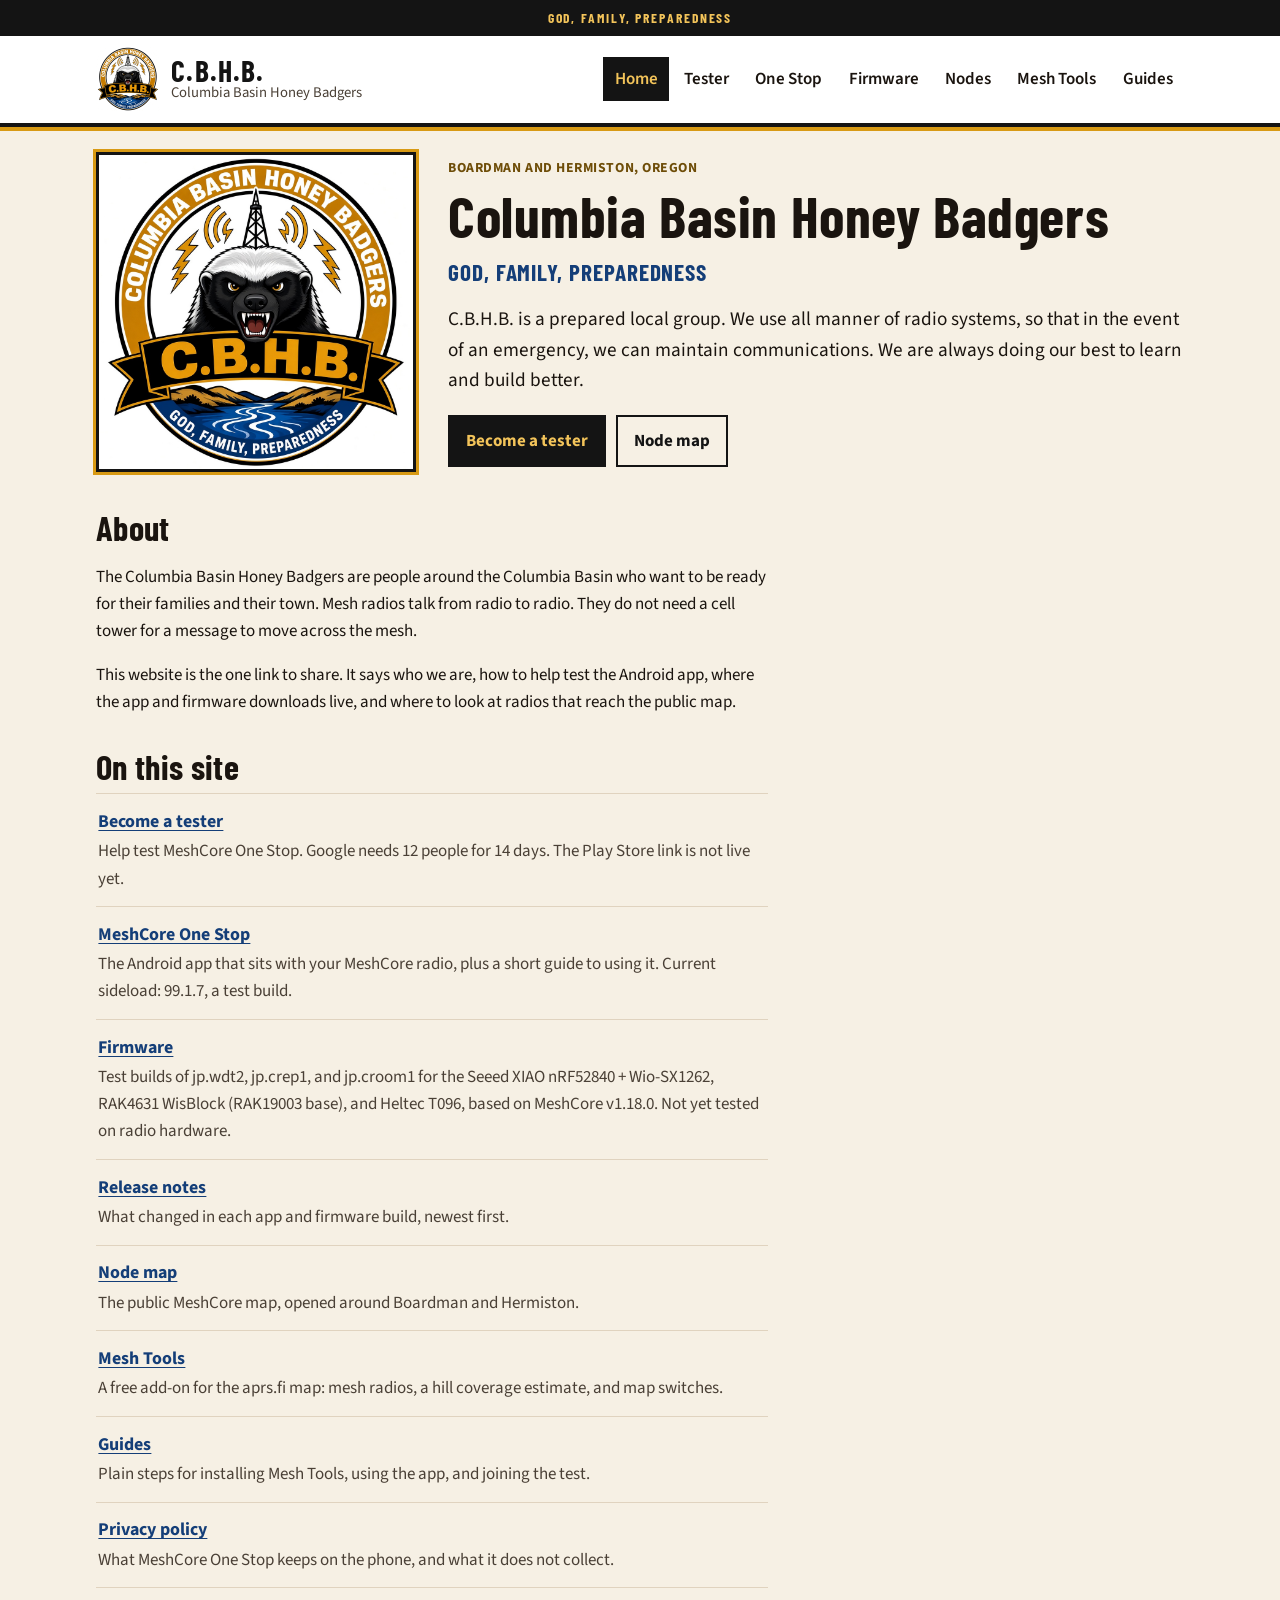
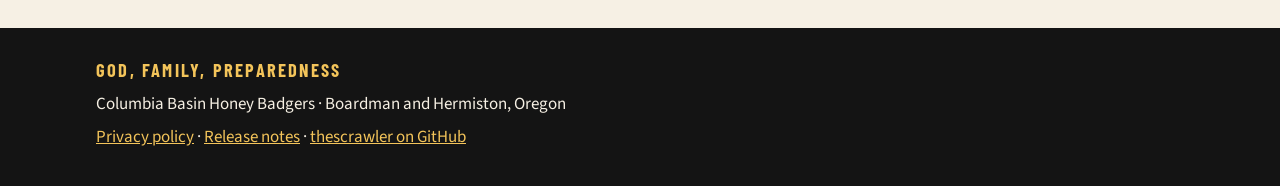
<file: index.html>
<!DOCTYPE html>
<html lang="en">
<head>
  <meta charset="utf-8">
  <meta name="viewport" content="width=device-width, initial-scale=1">
  <title>Columbia Basin Honey Badgers (C.B.H.B.)</title>
  <meta name="description" content="C.B.H.B., the Columbia Basin Honey Badgers, is a prepared local group around Boardman and Hermiston, Oregon. We use MeshCore mesh radios.">
  <meta name="theme-color" content="#141414">
  <link rel="icon" href="assets/favicon-32.png" type="image/png" sizes="32x32">
  <link rel="apple-touch-icon" href="assets/apple-touch-icon.png">
  <link rel="stylesheet" href="css/site.css">
</head>
<body>
  <a class="skip" href="#content">Skip to content</a>
  <header class="site-header">
    <p class="motto-bar">God, Family, Preparedness</p>
    <div class="wrap header-row">
      <a class="brand" href="index.html">
        <img src="assets/cbhb-logo.jpg" width="64" height="64" alt="">
        <span class="brand-text">
          <span class="brand-name">C.B.H.B.</span>
          <span class="brand-full">Columbia Basin Honey Badgers</span>
        </span>
      </a>
      <nav class="nav" aria-label="Pages">
        <a href="index.html" aria-current="page">Home</a>
        <a href="become-a-tester.html">Tester</a>
        <a href="meshcore-one-stop.html">One Stop</a>
        <a href="firmware.html">Firmware</a>
        <a href="nodes.html">Nodes</a>
        <a href="mesh-tools.html">Mesh Tools</a>
        <a href="guides/index.html">Guides</a>
      </nav>
    </div>
  </header>

  <main id="content" class="wrap">
    <section class="hero">
      <div class="logo-plate">
        <img src="assets/cbhb-logo.jpg" width="1024" height="1024" alt="Official Columbia Basin Honey Badgers seal. A honey badger in front of a radio tower, ringed by the words Columbia Basin Honey Badgers and God, Family, Preparedness.">
      </div>
      <div>
        <p class="eyebrow">Boardman and Hermiston, Oregon</p>
        <h1>Columbia Basin Honey Badgers</h1>
        <p class="motto-line">God, Family, Preparedness</p>
        <p class="lede">C.B.H.B. is a prepared local group. We use all manner of radio systems, so that in the event of an emergency, we can maintain communications. We are always doing our best to learn and build better.</p>
        <div class="actions">
          <a class="btn" href="become-a-tester.html">Become a tester</a>
          <a class="btn secondary" href="nodes.html">Node map</a>
        </div>
      </div>
    </section>

    <article class="prose">
      <h2>About</h2>
      <p>The Columbia Basin Honey Badgers are people around the Columbia Basin who want to be ready for their families and their town. Mesh radios talk from radio to radio. They do not need a cell tower for a message to move across the mesh.</p>
      <p>This website is the one link to share. It says who we are, how to help test the Android app, where the app and firmware downloads live, and where to look at radios that reach the public map.</p>

      <h2>On this site</h2>
    </article>
    <ul class="pagelist">
      <li><a href="become-a-tester.html"><strong>Become a tester</strong><span>Help test MeshCore One Stop. Google needs 12 people for 14 days. The Play Store link is not live yet.</span></a></li>
      <li><a href="meshcore-one-stop.html"><strong>MeshCore One Stop</strong><span>The Android app that sits with your MeshCore radio, plus a short guide to using it. Current sideload: 99.1.7, a test build.</span></a></li>
      <li><a href="firmware.html"><strong>Firmware</strong><span>Test builds of jp.wdt2, jp.crep1, and jp.croom1 for the Seeed XIAO nRF52840 + Wio-SX1262, RAK4631 WisBlock (RAK19003 base), and Heltec T096, based on MeshCore v1.18.0. Not yet tested on radio hardware.</span></a></li>
      <li><a href="release-notes.html"><strong>Release notes</strong><span>What changed in each app and firmware build, newest first.</span></a></li>
      <li><a href="nodes.html"><strong>Node map</strong><span>The public MeshCore map, opened around Boardman and Hermiston.</span></a></li>
      <li><a href="mesh-tools.html"><strong>Mesh Tools</strong><span>A free add-on for the aprs.fi map: mesh radios, a hill coverage estimate, and map switches.</span></a></li>
      <li><a href="guides/index.html"><strong>Guides</strong><span>Plain steps for installing Mesh Tools, using the app, and joining the test.</span></a></li>
      <li><a href="privacy.html"><strong>Privacy policy</strong><span>What MeshCore One Stop keeps on the phone, and what it does not collect.</span></a></li>
    </ul>
  </main>

  <footer class="site-footer">
    <div class="wrap">
      <p class="footer-motto">God, Family, Preparedness</p>
      <p>Columbia Basin Honey Badgers · Boardman and Hermiston, Oregon</p>
      <p><a href="privacy.html">Privacy policy</a> · <a href="release-notes.html">Release notes</a> · <a href="https://github.com/thescrawler">thescrawler on GitHub</a></p>
    </div>
  </footer>
</body>
</html>
</file>
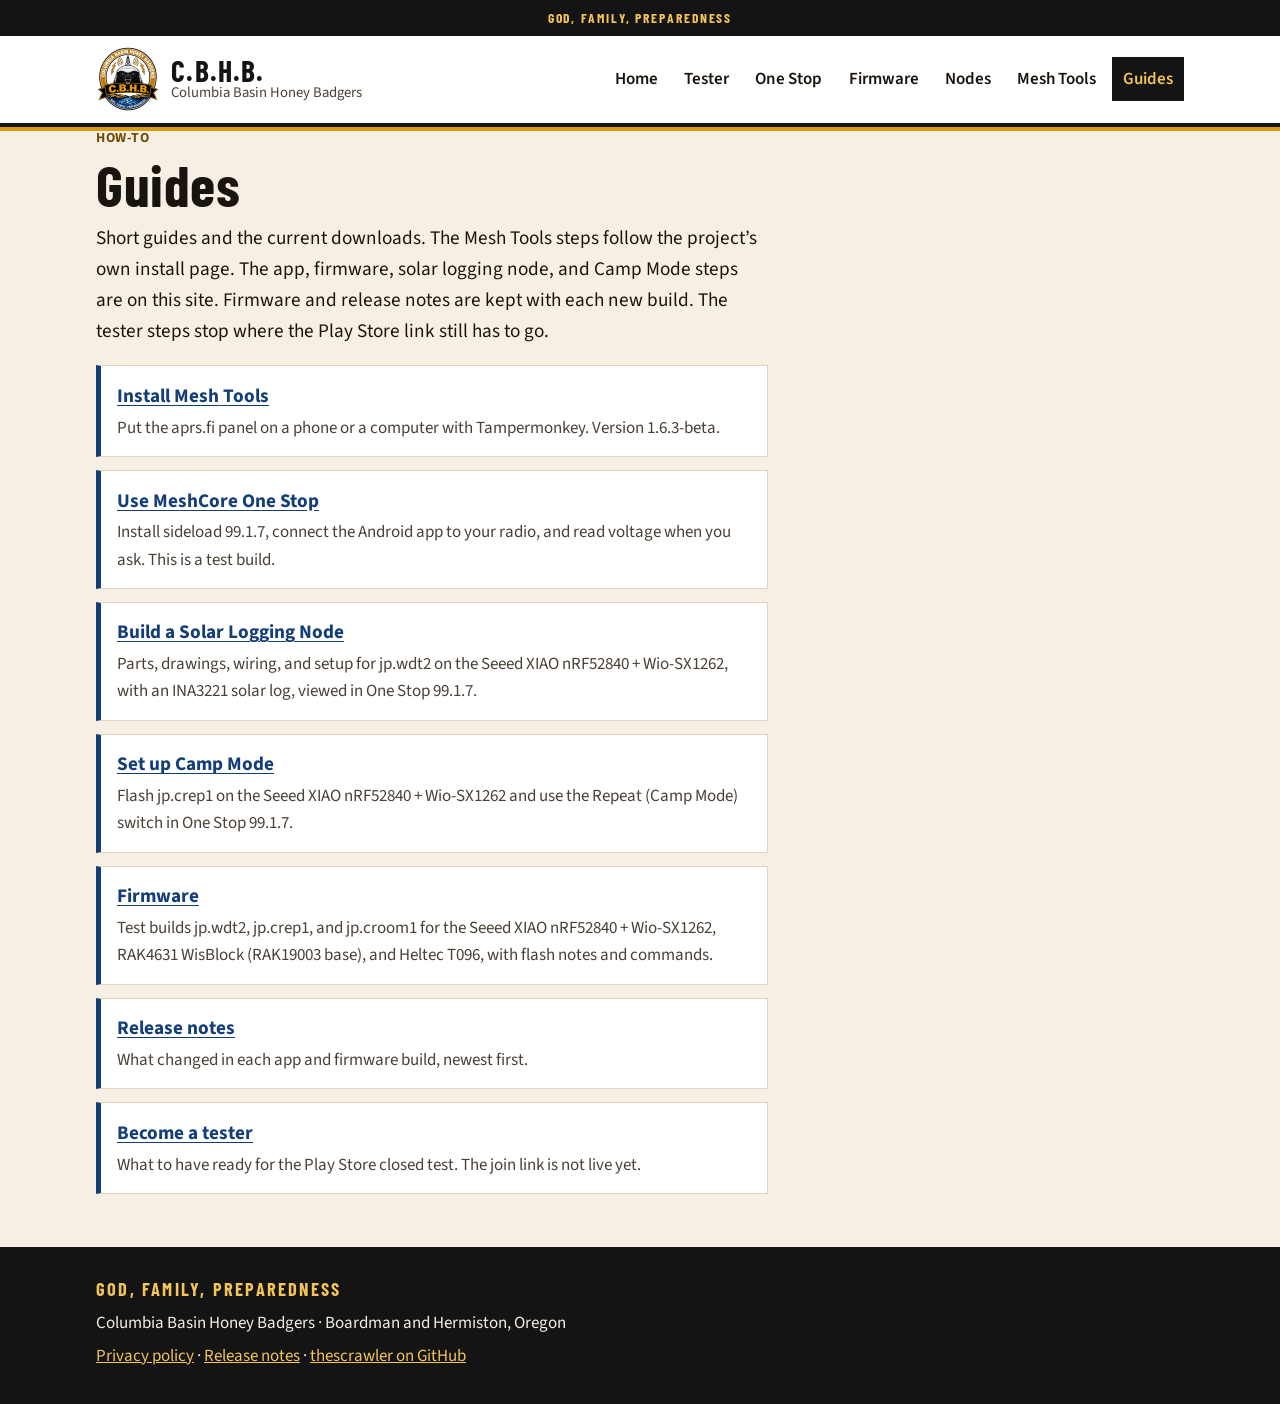
<file: guides/index.html>
<!DOCTYPE html>
<html lang="en">
<head>
  <meta charset="utf-8">
  <meta name="viewport" content="width=device-width, initial-scale=1">
  <title>Guides · C.B.H.B.</title>
  <meta name="description" content="Plain how-to pages for the Columbia Basin Honey Badgers: install Mesh Tools, use MeshCore One Stop, build a solar logging node, set up Camp Mode, and become a Play Store tester.">
  <meta name="theme-color" content="#141414">
  <link rel="icon" href="../assets/favicon-32.png" type="image/png" sizes="32x32">
  <link rel="apple-touch-icon" href="../assets/apple-touch-icon.png">
  <link rel="stylesheet" href="../css/site.css">
</head>
<body>
  <a class="skip" href="#content">Skip to content</a>
  <header class="site-header">
    <p class="motto-bar">God, Family, Preparedness</p>
    <div class="wrap header-row">
      <a class="brand" href="../index.html">
        <img src="../assets/cbhb-logo.jpg" width="64" height="64" alt="">
        <span class="brand-text">
          <span class="brand-name">C.B.H.B.</span>
          <span class="brand-full">Columbia Basin Honey Badgers</span>
        </span>
      </a>
      <nav class="nav" aria-label="Pages">
        <a href="../index.html">Home</a>
        <a href="../become-a-tester.html">Tester</a>
        <a href="../meshcore-one-stop.html">One Stop</a>
        <a href="../firmware.html">Firmware</a>
        <a href="../nodes.html">Nodes</a>
        <a href="../mesh-tools.html">Mesh Tools</a>
        <a href="index.html" aria-current="page">Guides</a>
      </nav>
    </div>
  </header>

  <main id="content" class="wrap">
    <article class="prose">
      <p class="eyebrow">How-to</p>
      <h1>Guides</h1>
      <p class="lede">Short guides and the current downloads. The Mesh Tools steps follow the project’s own install page. The app, firmware, solar logging node, and Camp Mode steps are on this site. Firmware and release notes are kept with each new build. The tester steps stop where the Play Store link still has to go.</p>
      <ul class="guide-list">
        <li>
          <a href="install-mesh-tools.html">
            <strong>Install Mesh Tools</strong>
            <span>Put the aprs.fi panel on a phone or a computer with Tampermonkey. Version 1.6.3-beta.</span>
          </a>
        </li>
        <li>
          <a href="use-meshcore-one-stop.html">
            <strong>Use MeshCore One Stop</strong>
            <span>Install sideload 99.1.7, connect the Android app to your radio, and read voltage when you ask. This is a test build.</span>
          </a>
        </li>
        <li>
          <a href="build-solar-logging-node.html">
            <strong>Build a Solar Logging Node</strong>
            <span>Parts, drawings, wiring, and setup for jp.wdt2 on the Seeed XIAO nRF52840 + Wio-SX1262, with an INA3221 solar log, viewed in One Stop 99.1.7.</span>
          </a>
        </li>
        <li>
          <a href="set-up-camp-mode.html">
            <strong>Set up Camp Mode</strong>
            <span>Flash jp.crep1 on the Seeed XIAO nRF52840 + Wio-SX1262 and use the Repeat (Camp Mode) switch in One Stop 99.1.7.</span>
          </a>
        </li>
        <li>
          <a href="../firmware.html">
            <strong>Firmware</strong>
            <span>Test builds jp.wdt2, jp.crep1, and jp.croom1 for the Seeed XIAO nRF52840 + Wio-SX1262, RAK4631 WisBlock (RAK19003 base), and Heltec T096, with flash notes and commands.</span>
          </a>
        </li>
        <li>
          <a href="../release-notes.html">
            <strong>Release notes</strong>
            <span>What changed in each app and firmware build, newest first.</span>
          </a>
        </li>
        <li>
          <a href="become-a-tester.html">
            <strong>Become a tester</strong>
            <span>What to have ready for the Play Store closed test. The join link is not live yet.</span>
          </a>
        </li>
      </ul>
    </article>
  </main>

  <footer class="site-footer">
    <div class="wrap">
      <p class="footer-motto">God, Family, Preparedness</p>
      <p>Columbia Basin Honey Badgers · Boardman and Hermiston, Oregon</p>
      <p><a href="../privacy.html">Privacy policy</a> · <a href="../release-notes.html">Release notes</a> · <a href="https://github.com/thescrawler">thescrawler on GitHub</a></p>
    </div>
  </footer>
</body>
</html>
</file>
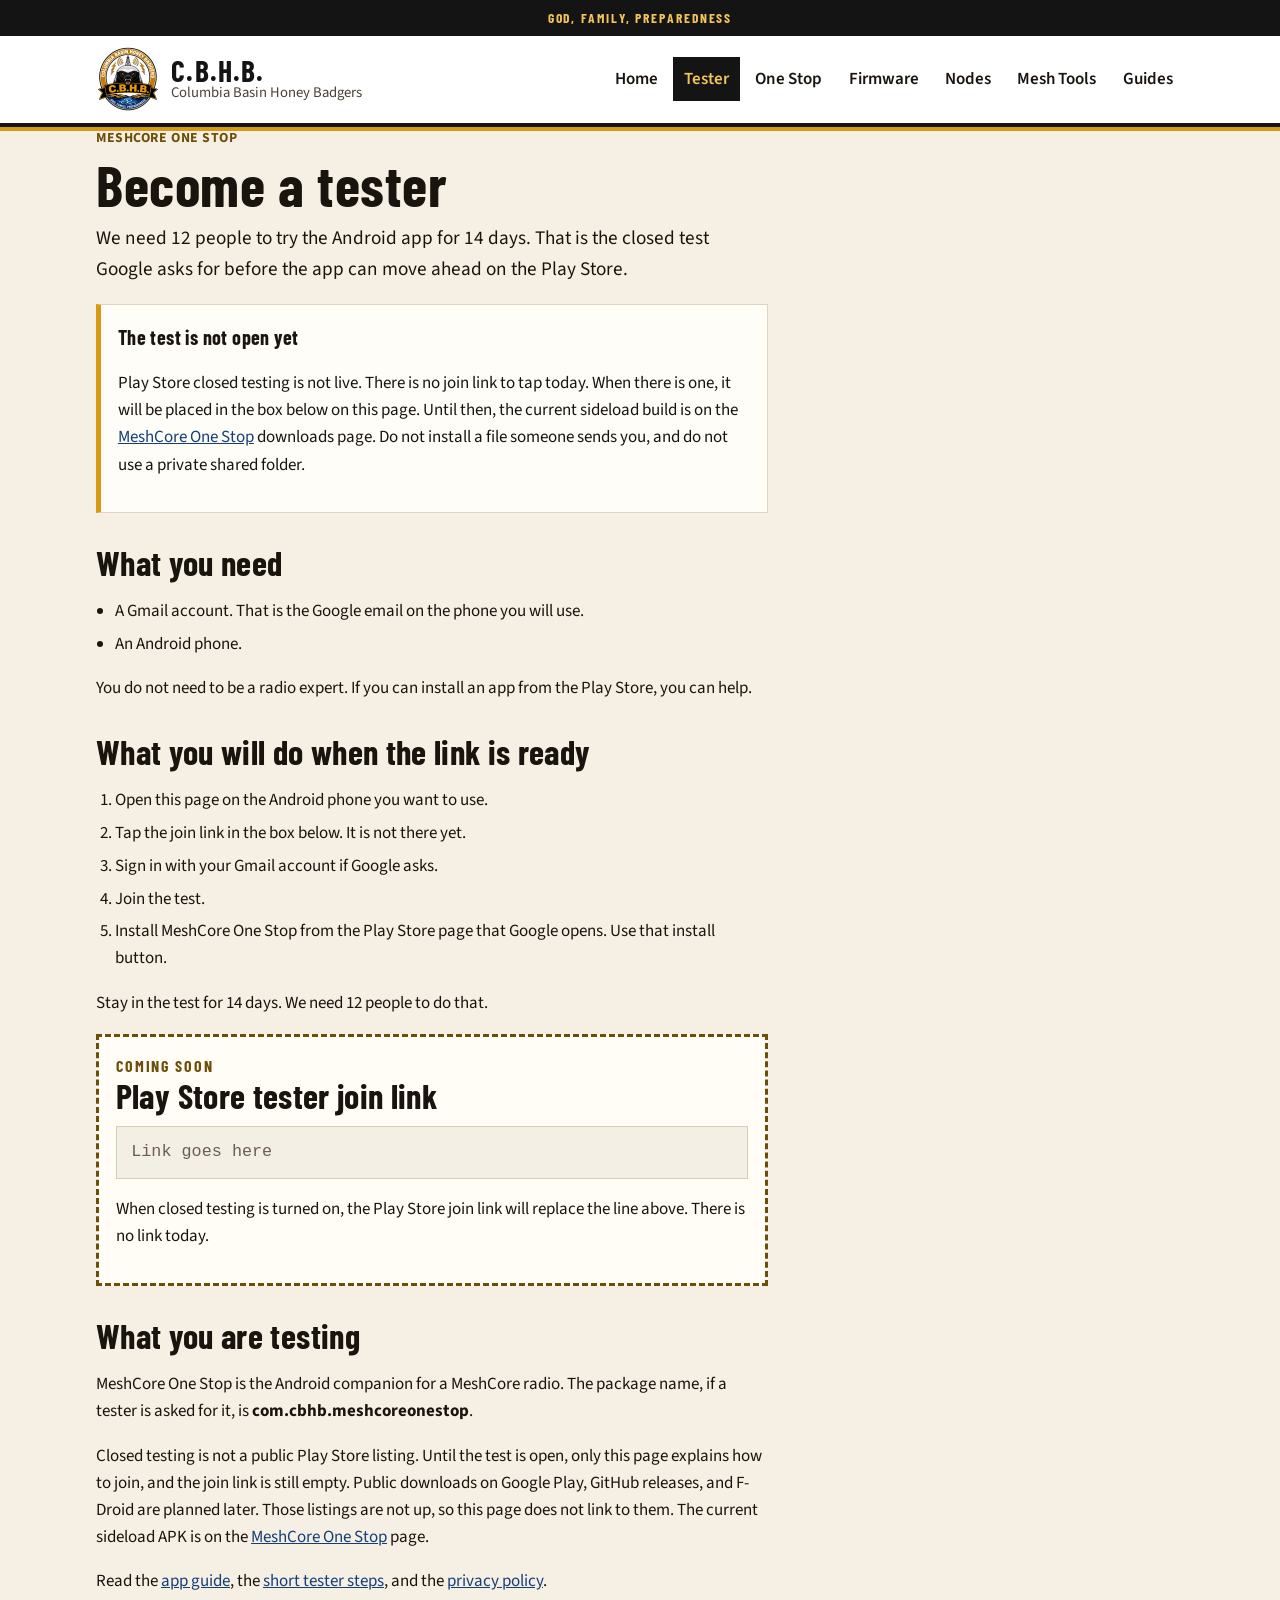
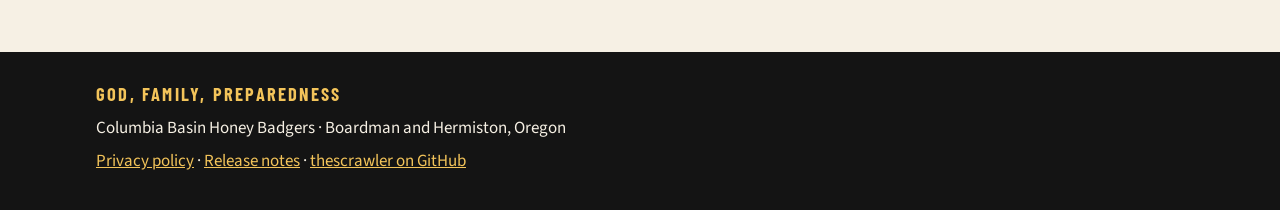
<file: become-a-tester.html>
<!DOCTYPE html>
<html lang="en">
<head>
  <meta charset="utf-8">
  <meta name="viewport" content="width=device-width, initial-scale=1">
  <title>Become a tester · C.B.H.B.</title>
  <meta name="description" content="Help test MeshCore One Stop on Android. C.B.H.B. needs 12 testers for 14 days. The Play Store closed-test link is not live yet.">
  <meta name="theme-color" content="#141414">
  <link rel="icon" href="assets/favicon-32.png" type="image/png" sizes="32x32">
  <link rel="apple-touch-icon" href="assets/apple-touch-icon.png">
  <link rel="stylesheet" href="css/site.css">
</head>
<body>
  <a class="skip" href="#content">Skip to content</a>
  <header class="site-header">
    <p class="motto-bar">God, Family, Preparedness</p>
    <div class="wrap header-row">
      <a class="brand" href="index.html">
        <img src="assets/cbhb-logo.jpg" width="64" height="64" alt="">
        <span class="brand-text">
          <span class="brand-name">C.B.H.B.</span>
          <span class="brand-full">Columbia Basin Honey Badgers</span>
        </span>
      </a>
      <nav class="nav" aria-label="Pages">
        <a href="index.html">Home</a>
        <a href="become-a-tester.html" aria-current="page">Tester</a>
        <a href="meshcore-one-stop.html">One Stop</a>
        <a href="firmware.html">Firmware</a>
        <a href="nodes.html">Nodes</a>
        <a href="mesh-tools.html">Mesh Tools</a>
        <a href="guides/index.html">Guides</a>
      </nav>
    </div>
  </header>

  <main id="content" class="wrap">
    <article class="prose">
      <p class="eyebrow">MeshCore One Stop</p>
      <h1>Become a tester</h1>
      <p class="lede">We need 12 people to try the Android app for 14 days. That is the closed test Google asks for before the app can move ahead on the Play Store.</p>

      <div class="note">
        <strong class="lead-in">The test is not open yet</strong>
        <p>Play Store closed testing is not live. There is no join link to tap today. When there is one, it will be placed in the box below on this page. Until then, the current sideload build is on the <a href="meshcore-one-stop.html">MeshCore One Stop</a> downloads page. Do not install a file someone sends you, and do not use a private shared folder.</p>
      </div>

      <h2>What you need</h2>
      <ul class="plain">
        <li>A Gmail account. That is the Google email on the phone you will use.</li>
        <li>An Android phone.</li>
      </ul>
      <p>You do not need to be a radio expert. If you can install an app from the Play Store, you can help.</p>

      <h2>What you will do when the link is ready</h2>
      <ol class="steps">
        <li>Open this page on the Android phone you want to use.</li>
        <li>Tap the join link in the box below. It is not there yet.</li>
        <li>Sign in with your Gmail account if Google asks.</li>
        <li>Join the test.</li>
        <li>Install MeshCore One Stop from the Play Store page that Google opens. Use that install button.</li>
      </ol>
      <p>Stay in the test for 14 days. We need 12 people to do that.</p>

      <section class="link-slot" aria-labelledby="join-label">
        <p class="kicker">Coming soon</p>
        <h2 id="join-label">Play Store tester join link</h2>
        <p class="slot" id="play-join-url">Link goes here</p>
        <p>When closed testing is turned on, the Play Store join link will replace the line above. There is no link today.</p>
      </section>

      <h2>What you are testing</h2>
      <p>MeshCore One Stop is the Android companion for a MeshCore radio. The package name, if a tester is asked for it, is <strong>com.cbhb.meshcoreonestop</strong>.</p>
      <p>Closed testing is not a public Play Store listing. Until the test is open, only this page explains how to join, and the join link is still empty. Public downloads on Google Play, GitHub releases, and F-Droid are planned later. Those listings are not up, so this page does not link to them. The current sideload APK is on the <a href="meshcore-one-stop.html">MeshCore One Stop</a> page.</p>
      <p>Read the <a href="meshcore-one-stop.html">app guide</a>, the <a href="guides/become-a-tester.html">short tester steps</a>, and the <a href="privacy.html">privacy policy</a>.</p>
    </article>
  </main>

  <footer class="site-footer">
    <div class="wrap">
      <p class="footer-motto">God, Family, Preparedness</p>
      <p>Columbia Basin Honey Badgers · Boardman and Hermiston, Oregon</p>
      <p><a href="privacy.html">Privacy policy</a> · <a href="release-notes.html">Release notes</a> · <a href="https://github.com/thescrawler">thescrawler on GitHub</a></p>
    </div>
  </footer>
</body>
</html>
</file>
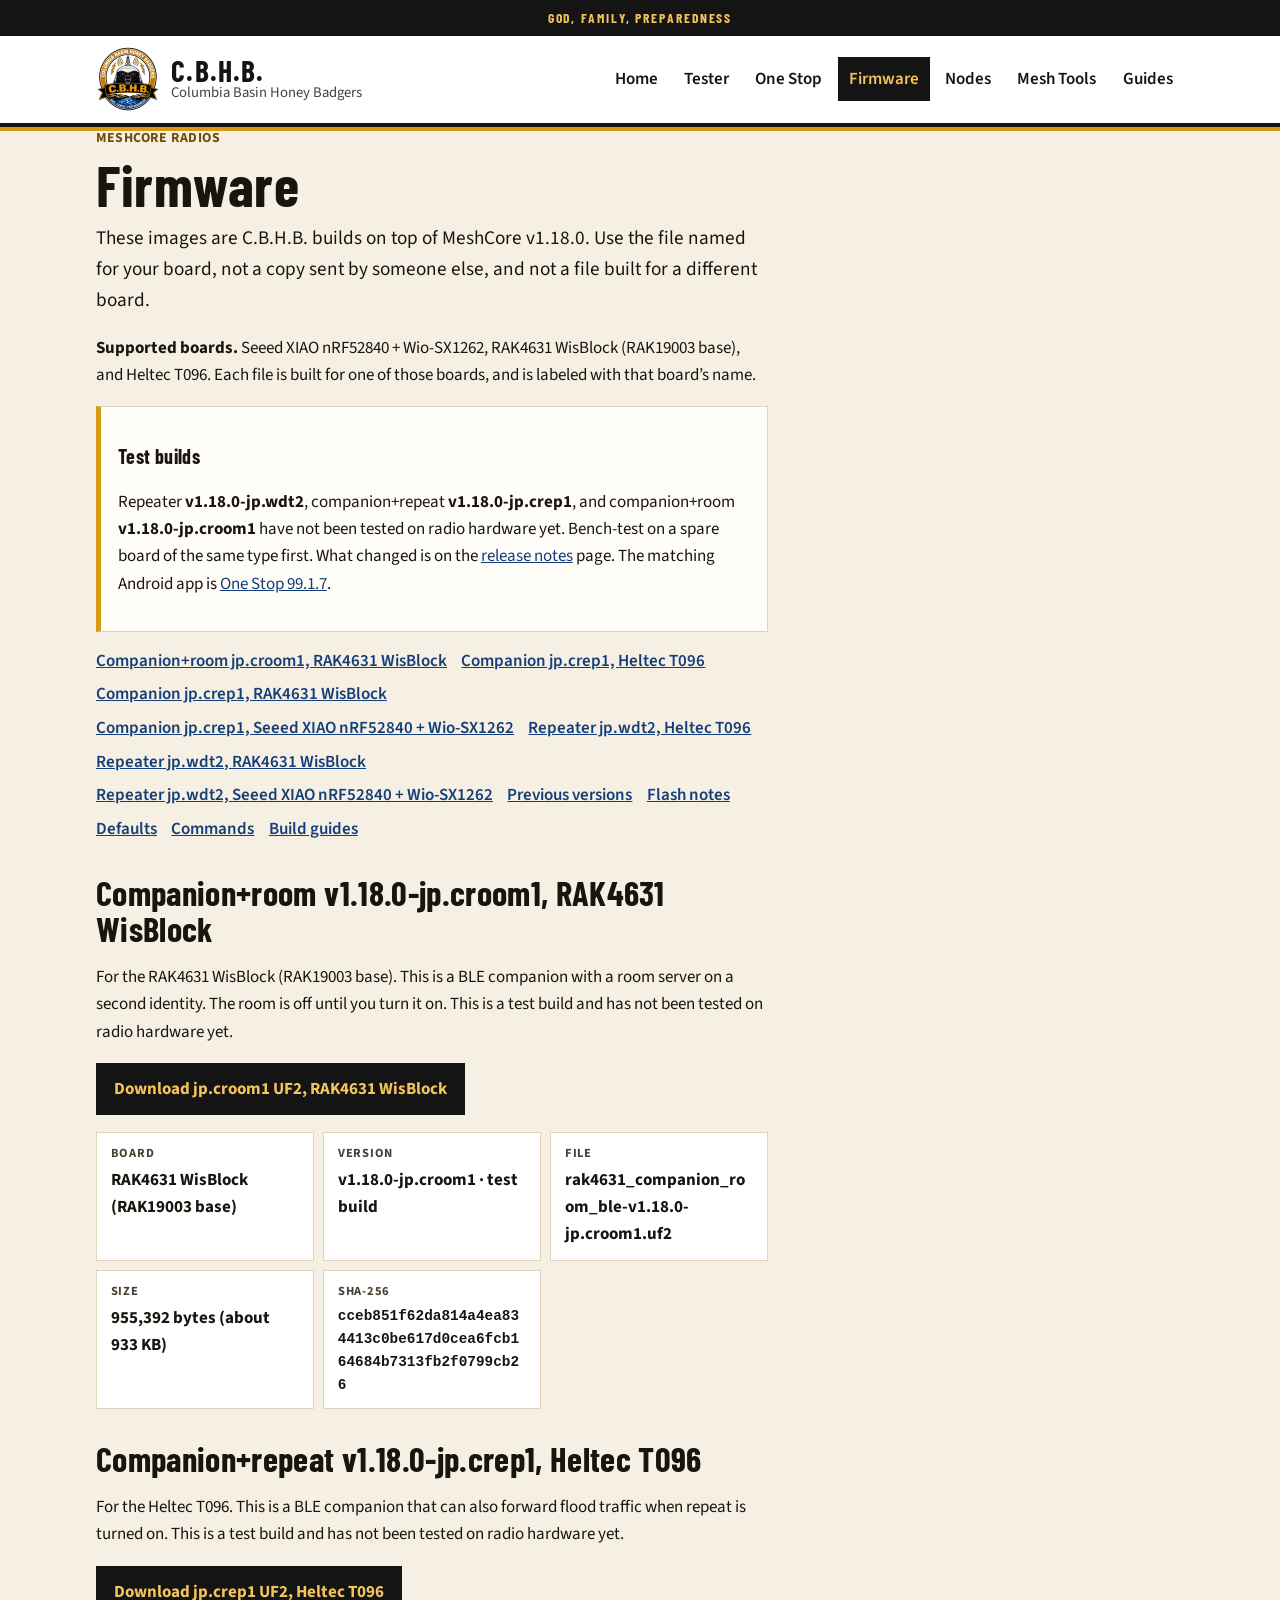
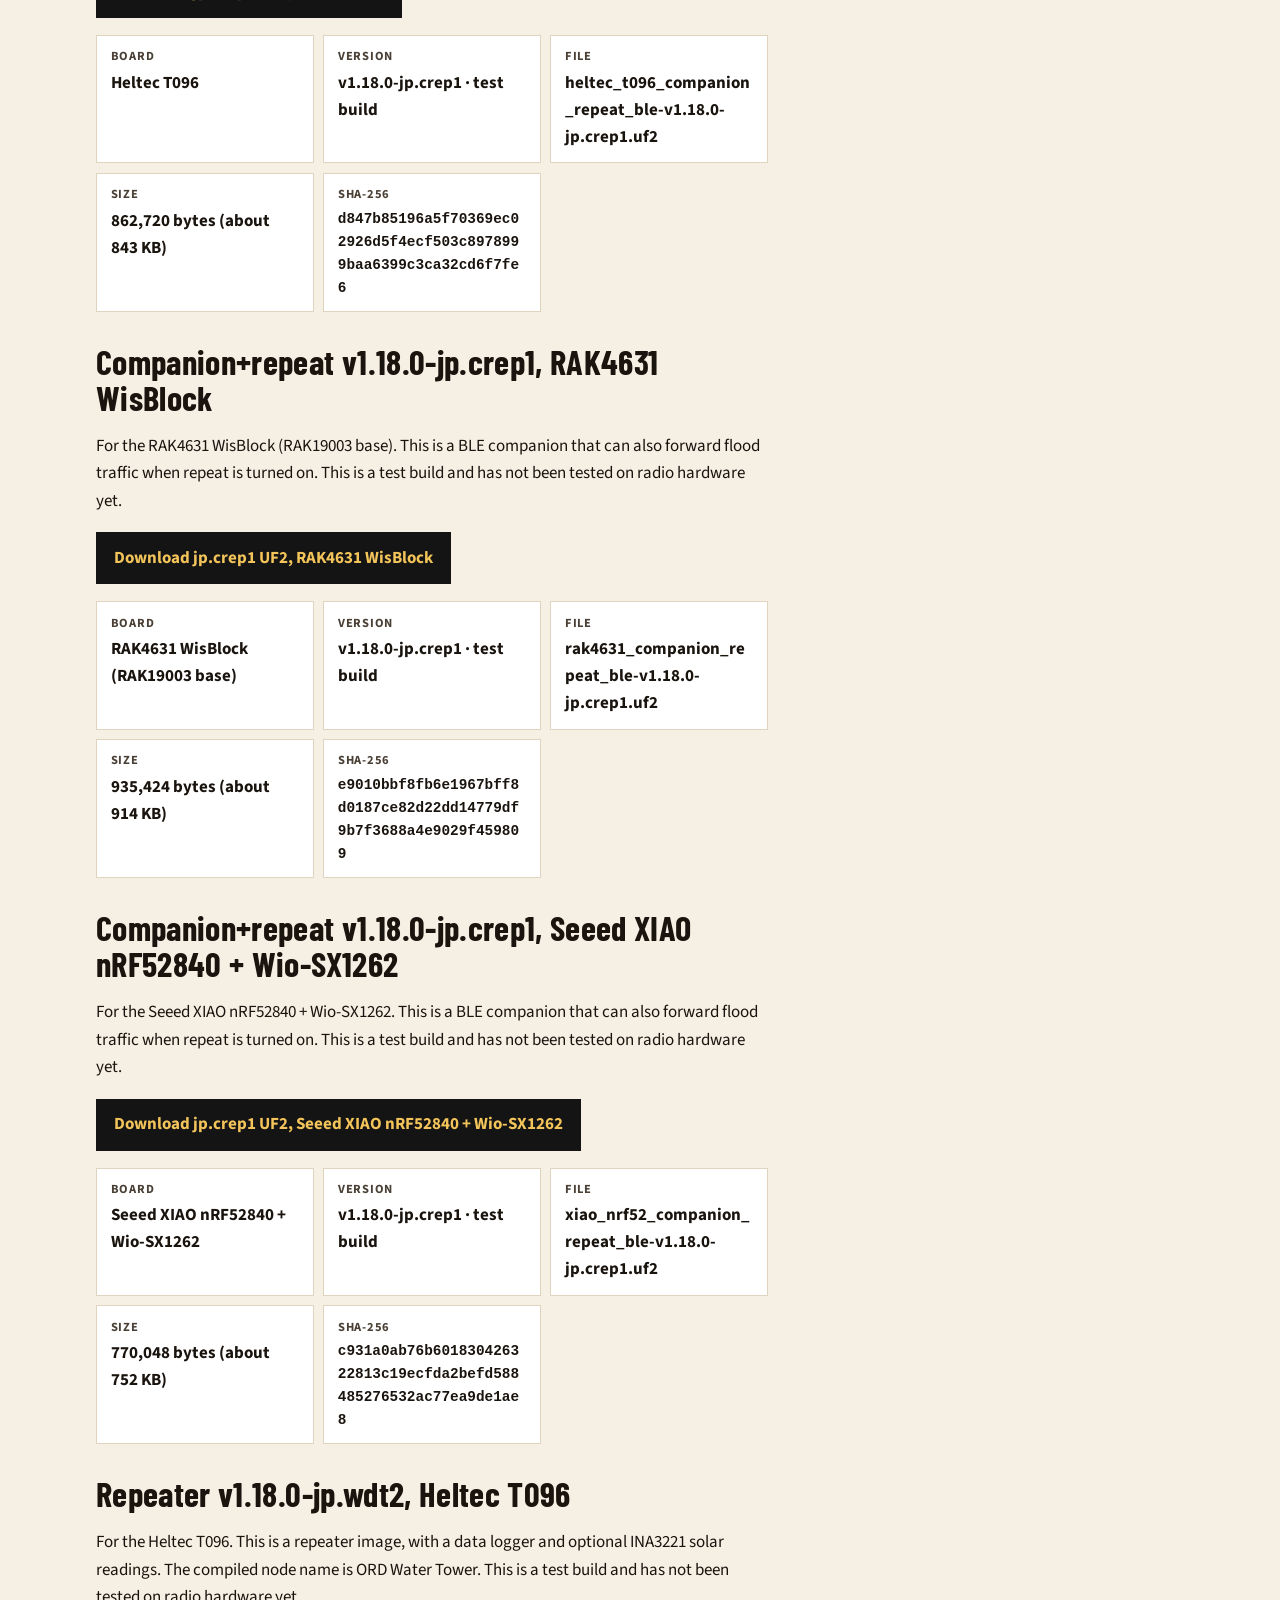
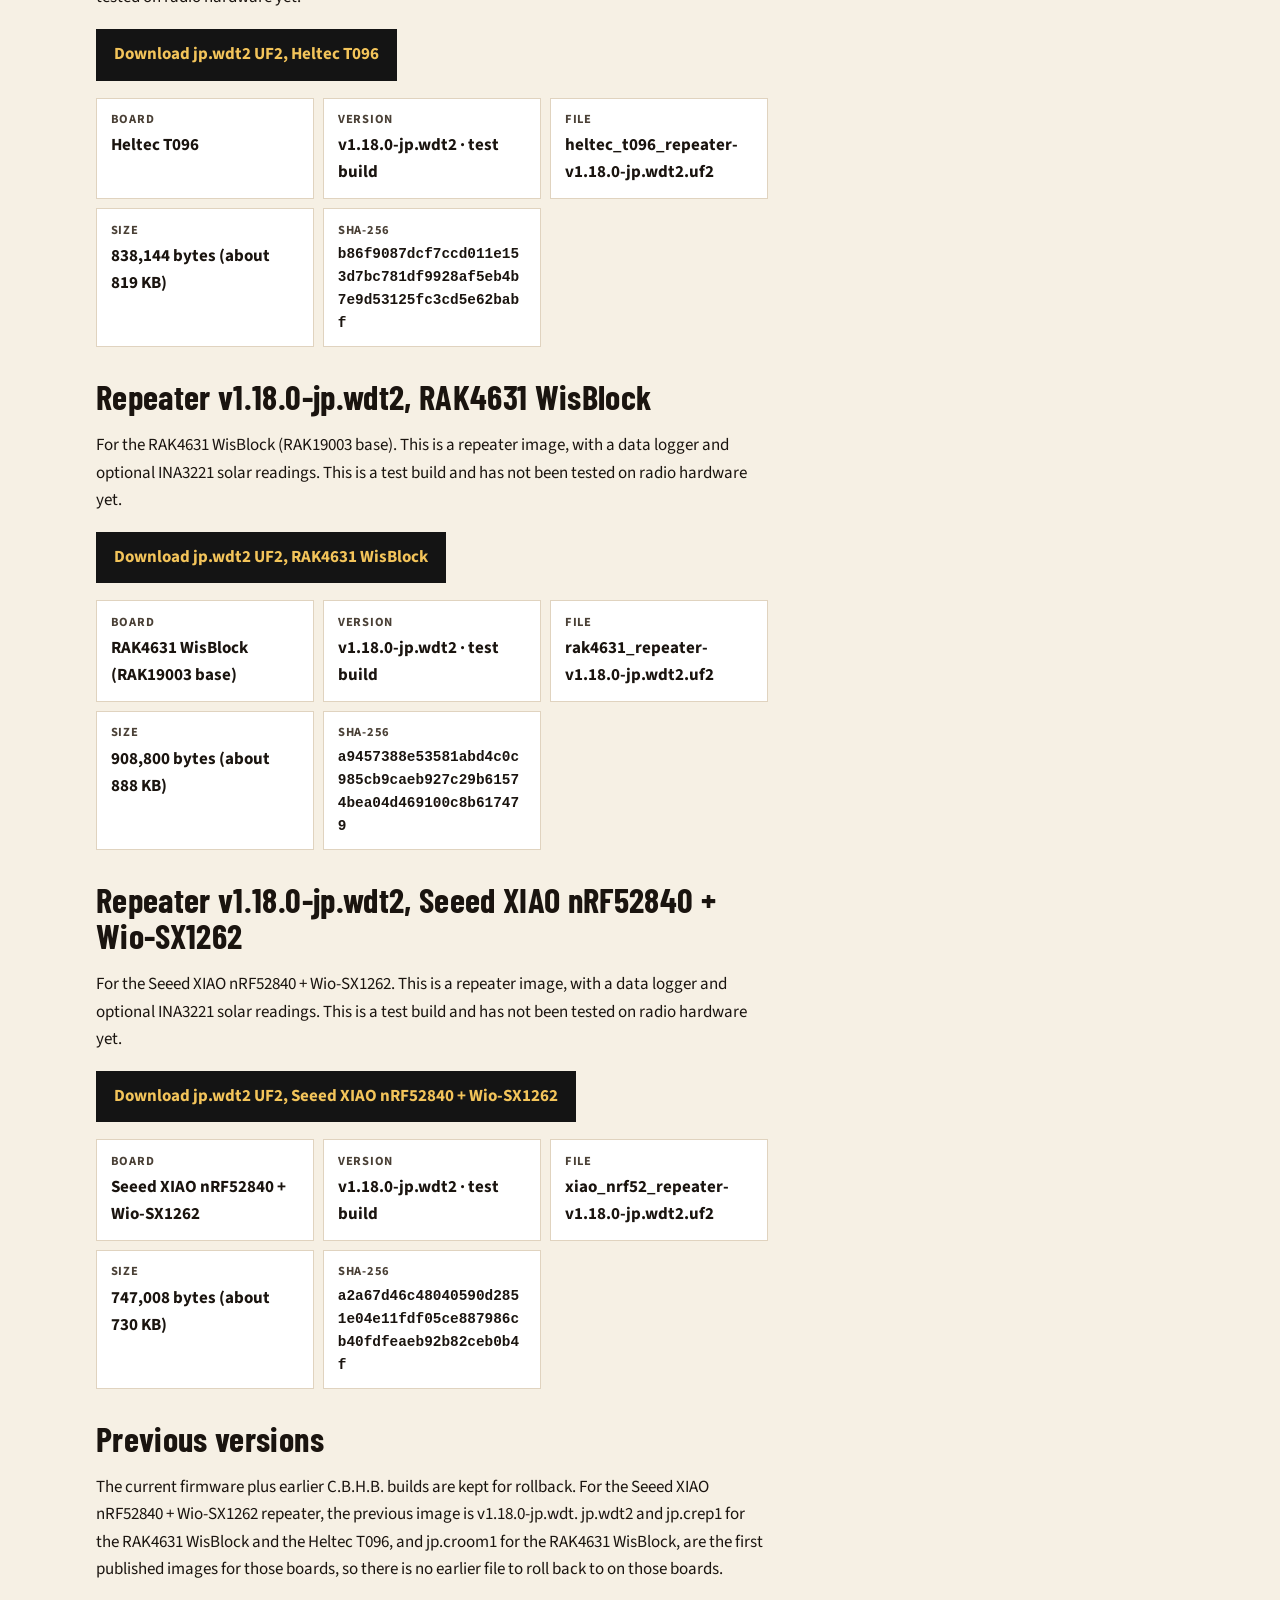
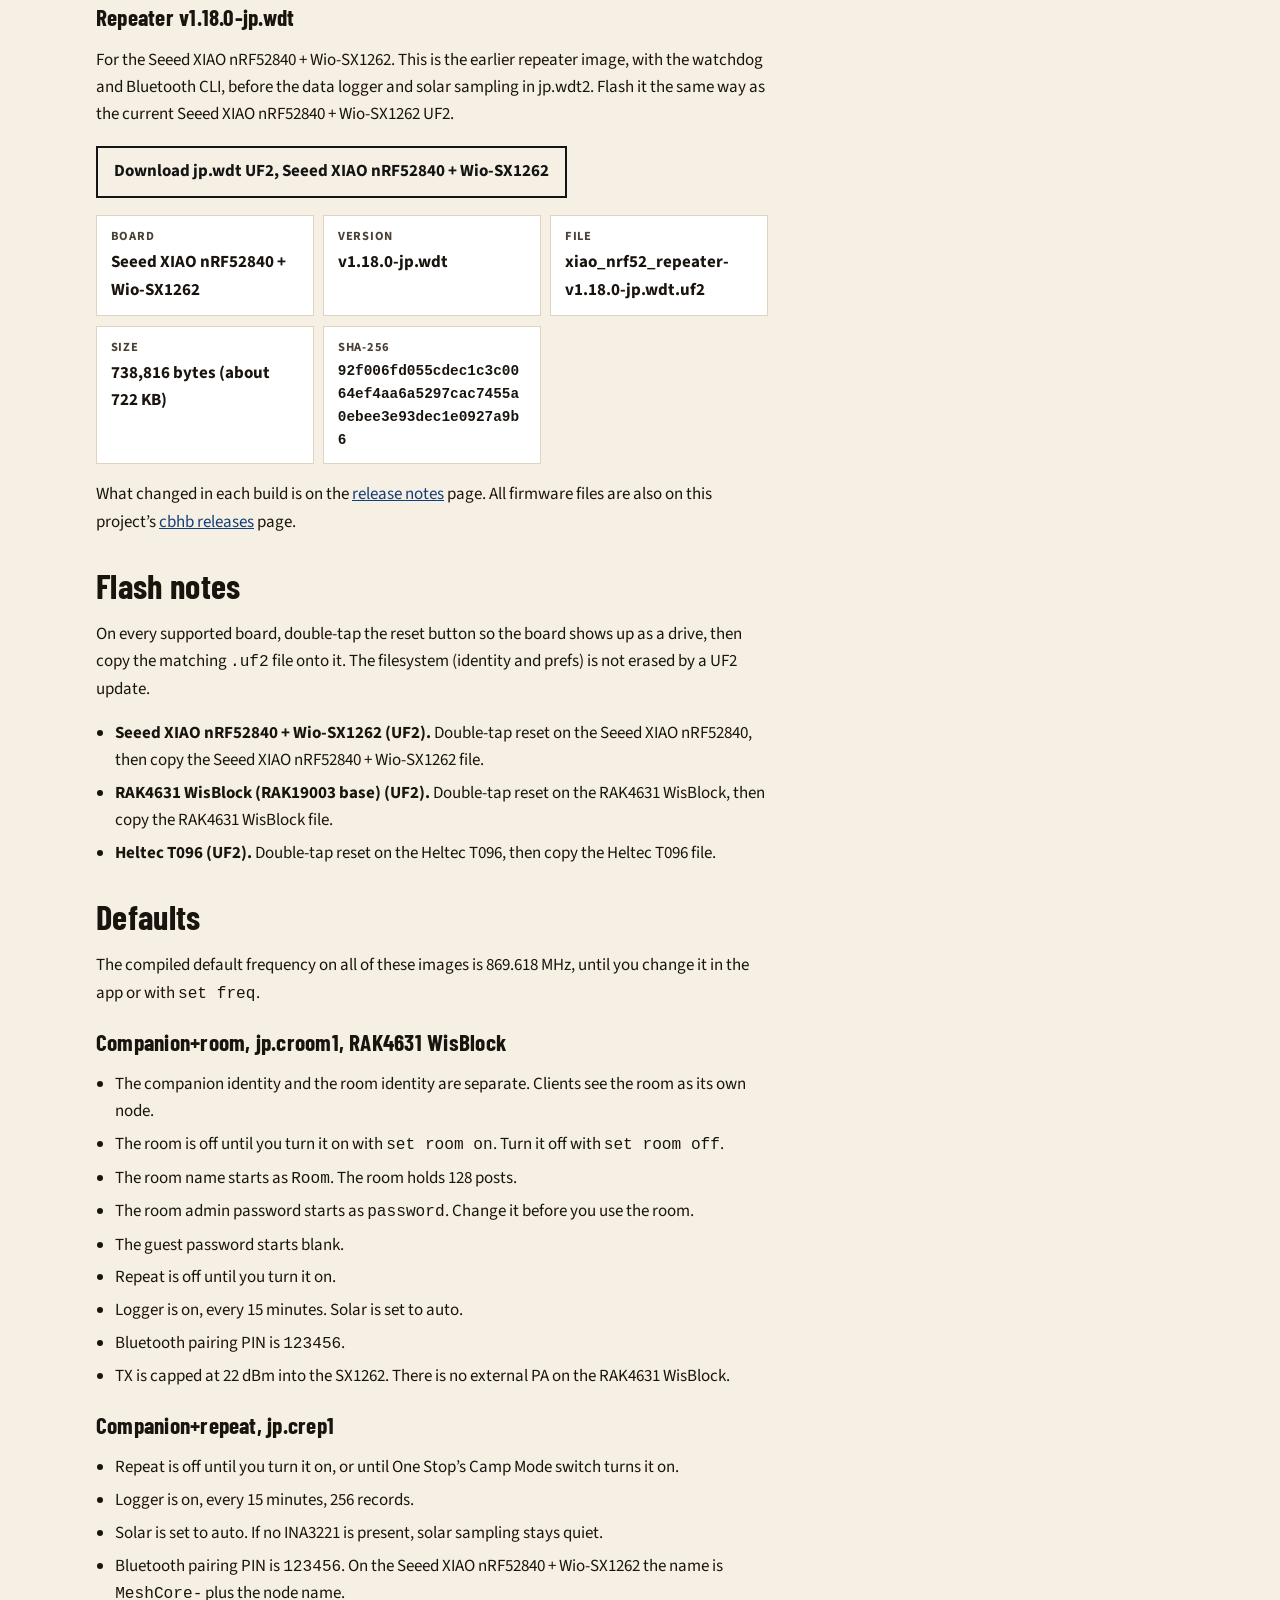
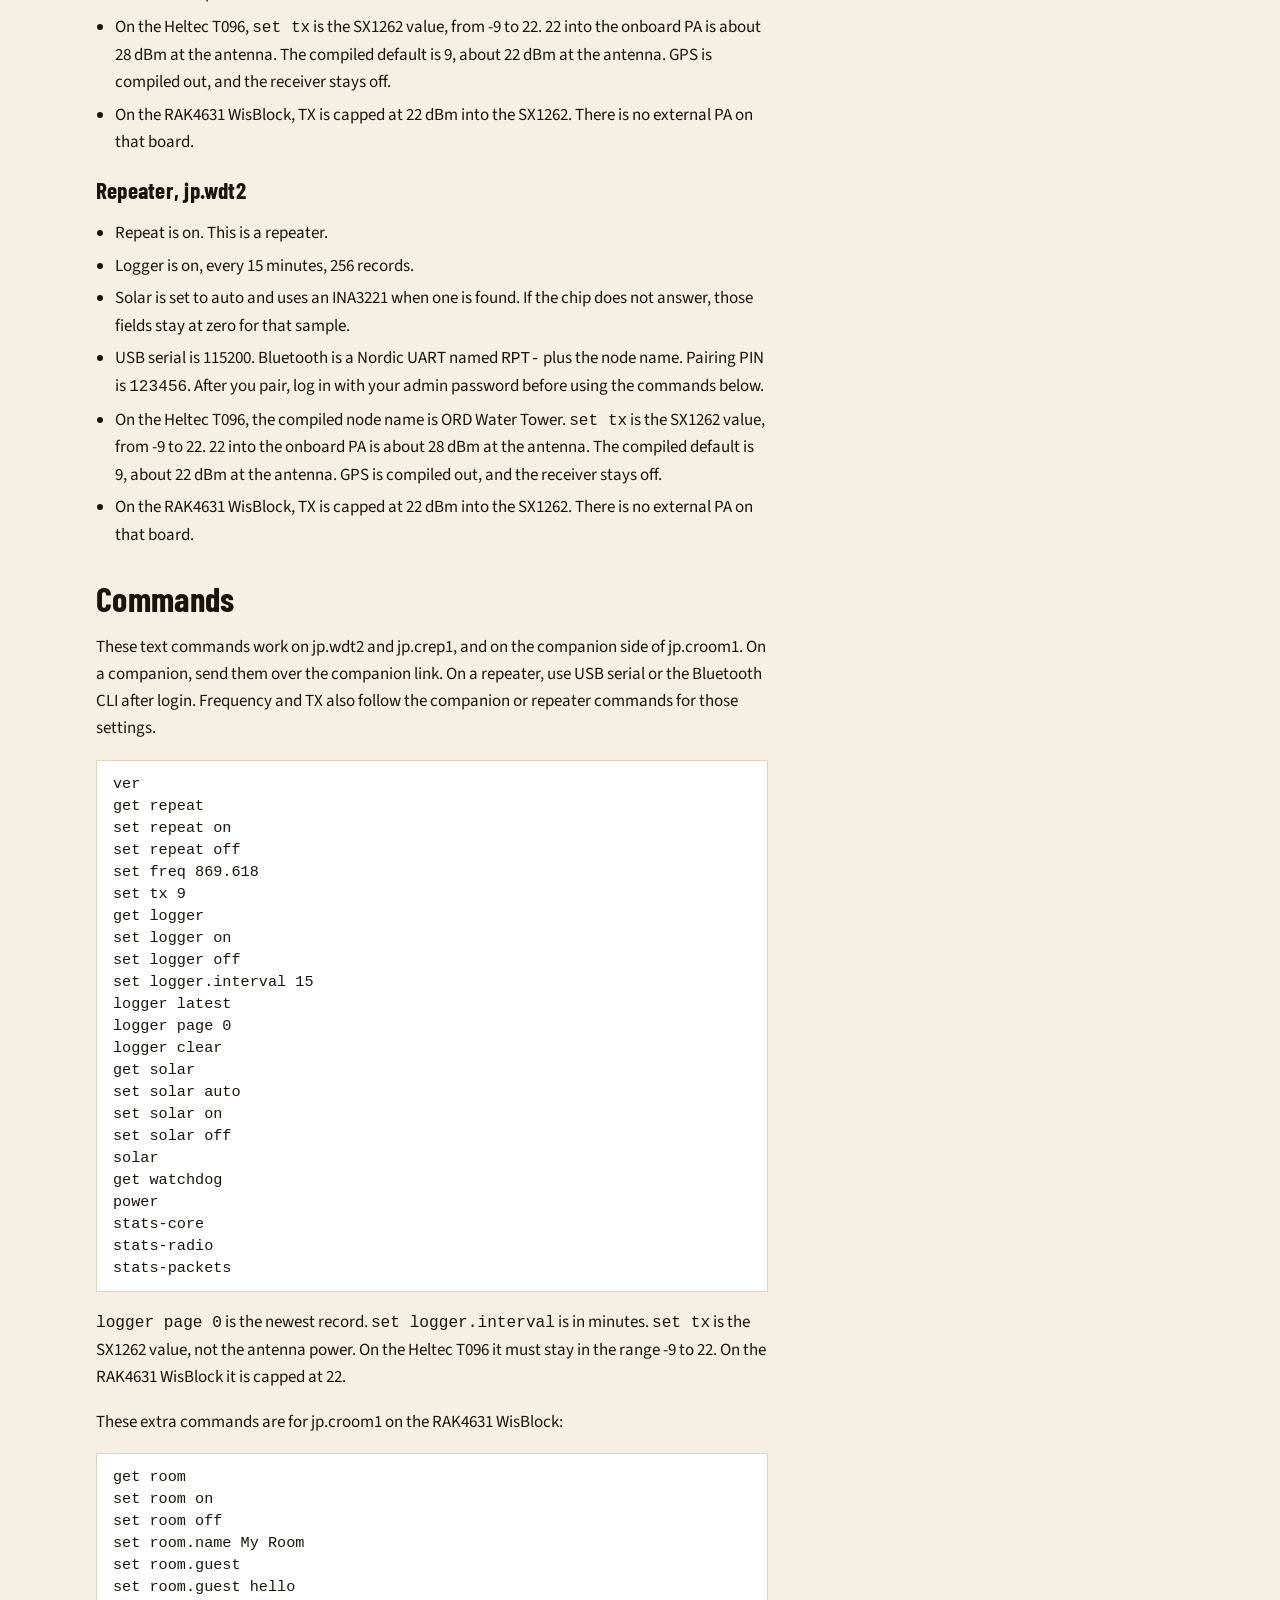
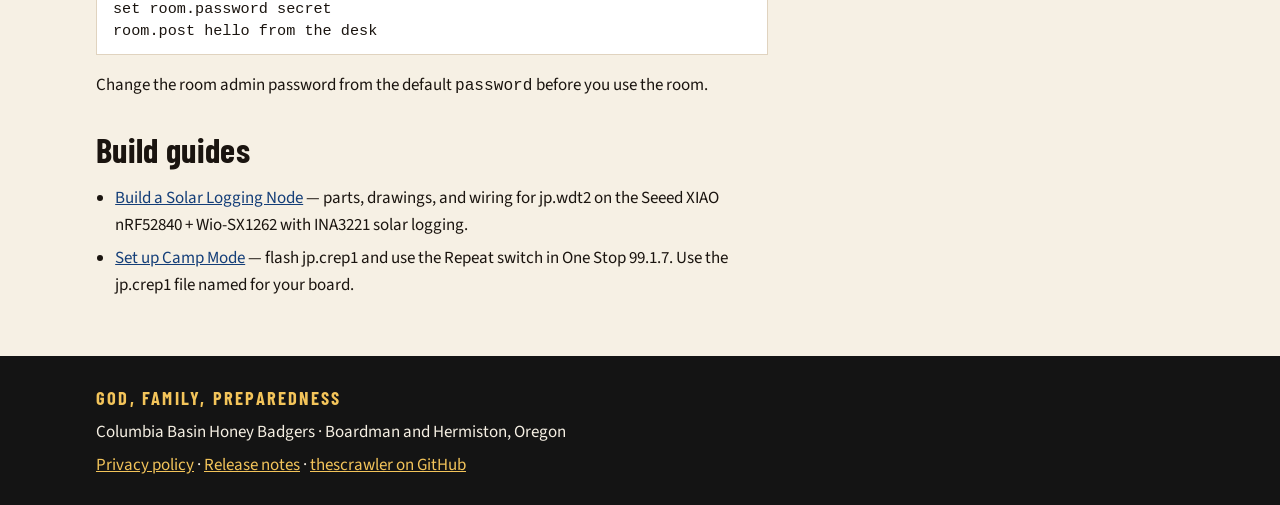
<file: firmware.html>
<!DOCTYPE html>
<html lang="en">
<head>
  <meta charset="utf-8">
  <meta name="viewport" content="width=device-width, initial-scale=1">
  <title>Firmware · C.B.H.B.</title>
  <meta name="description" content="Test firmware for C.B.H.B. MeshCore radios on the Seeed XIAO nRF52840 + Wio-SX1262, RAK4631 WisBlock (RAK19003 base), and Heltec T096: repeater v1.18.0-jp.wdt2, companion+repeat v1.18.0-jp.crep1, and companion+room v1.18.0-jp.croom1.">
  <meta name="theme-color" content="#141414">
  <link rel="icon" href="assets/favicon-32.png" type="image/png" sizes="32x32">
  <link rel="apple-touch-icon" href="assets/apple-touch-icon.png">
  <link rel="stylesheet" href="css/site.css">
</head>
<body>
  <a class="skip" href="#content">Skip to content</a>
  <header class="site-header">
    <p class="motto-bar">God, Family, Preparedness</p>
    <div class="wrap header-row">
      <a class="brand" href="index.html">
        <img src="assets/cbhb-logo.jpg" width="64" height="64" alt="">
        <span class="brand-text">
          <span class="brand-name">C.B.H.B.</span>
          <span class="brand-full">Columbia Basin Honey Badgers</span>
        </span>
      </a>
      <nav class="nav" aria-label="Pages">
        <a href="index.html">Home</a>
        <a href="become-a-tester.html">Tester</a>
        <a href="meshcore-one-stop.html">One Stop</a>
        <a href="firmware.html" aria-current="page">Firmware</a>
        <a href="nodes.html">Nodes</a>
        <a href="mesh-tools.html">Mesh Tools</a>
        <a href="guides/index.html">Guides</a>
      </nav>
    </div>
  </header>

  <main id="content" class="wrap">
    <article class="prose">
      <p class="eyebrow">MeshCore radios</p>
      <h1>Firmware</h1>
      <p class="lede">These images are C.B.H.B. builds on top of MeshCore v1.18.0. Use the file named for your board, not a copy sent by someone else, and not a file built for a different board.</p>
      <p><strong>Supported boards.</strong> Seeed XIAO nRF52840 + Wio-SX1262, RAK4631 WisBlock (RAK19003 base), and Heltec T096. Each file is built for one of those boards, and is labeled with that board’s name.</p>
      <div class="note">
        <p><strong class="lead-in">Test builds</strong></p>
        <p>Repeater <strong>v1.18.0-jp.wdt2</strong>, companion+repeat <strong>v1.18.0-jp.crep1</strong>, and companion+room <strong>v1.18.0-jp.croom1</strong> have not been tested on radio hardware yet. Bench-test on a spare board of the same type first. What changed is on the <a href="release-notes.html">release notes</a> page. The matching Android app is <a href="meshcore-one-stop.html">One Stop 99.1.7</a>.</p>
      </div>

      <ul class="jump">
        <li><a href="#jp-croom1">Companion+room jp.croom1, RAK4631 WisBlock</a></li>
        <li><a href="#jp-crep1-t096">Companion jp.crep1, Heltec T096</a></li>
        <li><a href="#jp-crep1-rak">Companion jp.crep1, RAK4631 WisBlock</a></li>
        <li><a href="#jp-crep1-xiao">Companion jp.crep1, Seeed XIAO nRF52840 + Wio-SX1262</a></li>
        <li><a href="#jp-wdt2-t096">Repeater jp.wdt2, Heltec T096</a></li>
        <li><a href="#jp-wdt2-rak">Repeater jp.wdt2, RAK4631 WisBlock</a></li>
        <li><a href="#jp-wdt2">Repeater jp.wdt2, Seeed XIAO nRF52840 + Wio-SX1262</a></li>
        <li><a href="#previous-versions">Previous versions</a></li>
        <li><a href="#flash">Flash notes</a></li>
        <li><a href="#defaults">Defaults</a></li>
        <li><a href="#commands">Commands</a></li>
        <li><a href="#build-guides">Build guides</a></li>
      </ul>

      <h2 id="jp-croom1">Companion+room v1.18.0-jp.croom1, RAK4631 WisBlock</h2>
      <p>For the RAK4631 WisBlock (RAK19003 base). This is a BLE companion with a room server on a second identity. The room is off until you turn it on. This is a test build and has not been tested on radio hardware yet.</p>
      <p class="actions">
        <a class="btn" href="https://github.com/thescrawler/cbhb/releases/download/fw-v1.18.0-jp.croom1/rak4631_companion_room_ble-v1.18.0-jp.croom1.uf2">Download jp.croom1 UF2, RAK4631 WisBlock</a>
      </p>
      <dl class="facts">
        <div>
          <dt>Board</dt>
          <dd>RAK4631 WisBlock (RAK19003 base)</dd>
        </div>
        <div>
          <dt>Version</dt>
          <dd>v1.18.0-jp.croom1 · test build</dd>
        </div>
        <div>
          <dt>File</dt>
          <dd>rak4631_companion_room_ble-v1.18.0-jp.croom1.uf2</dd>
        </div>
        <div>
          <dt>Size</dt>
          <dd>955,392 bytes (about 933 KB)</dd>
        </div>
        <div>
          <dt>SHA-256</dt>
          <dd class="sha">cceb851f62da814a4ea834413c0be617d0cea6fcb164684b7313fb2f0799cb26</dd>
        </div>
      </dl>

      <h2 id="jp-crep1-t096">Companion+repeat v1.18.0-jp.crep1, Heltec T096</h2>
      <p>For the Heltec T096. This is a BLE companion that can also forward flood traffic when repeat is turned on. This is a test build and has not been tested on radio hardware yet.</p>
      <p class="actions">
        <a class="btn" href="https://github.com/thescrawler/cbhb/releases/download/fw-v1.18.0-jp.crep1/heltec_t096_companion_repeat_ble-v1.18.0-jp.crep1.uf2">Download jp.crep1 UF2, Heltec T096</a>
      </p>
      <dl class="facts">
        <div>
          <dt>Board</dt>
          <dd>Heltec T096</dd>
        </div>
        <div>
          <dt>Version</dt>
          <dd>v1.18.0-jp.crep1 · test build</dd>
        </div>
        <div>
          <dt>File</dt>
          <dd>heltec_t096_companion_repeat_ble-v1.18.0-jp.crep1.uf2</dd>
        </div>
        <div>
          <dt>Size</dt>
          <dd>862,720 bytes (about 843 KB)</dd>
        </div>
        <div>
          <dt>SHA-256</dt>
          <dd class="sha">d847b85196a5f70369ec02926d5f4ecf503c8978999baa6399c3ca32cd6f7fe6</dd>
        </div>
      </dl>

      <h2 id="jp-crep1-rak">Companion+repeat v1.18.0-jp.crep1, RAK4631 WisBlock</h2>
      <p>For the RAK4631 WisBlock (RAK19003 base). This is a BLE companion that can also forward flood traffic when repeat is turned on. This is a test build and has not been tested on radio hardware yet.</p>
      <p class="actions">
        <a class="btn" href="https://github.com/thescrawler/cbhb/releases/download/fw-v1.18.0-jp.crep1/rak4631_companion_repeat_ble-v1.18.0-jp.crep1.uf2">Download jp.crep1 UF2, RAK4631 WisBlock</a>
      </p>
      <dl class="facts">
        <div>
          <dt>Board</dt>
          <dd>RAK4631 WisBlock (RAK19003 base)</dd>
        </div>
        <div>
          <dt>Version</dt>
          <dd>v1.18.0-jp.crep1 · test build</dd>
        </div>
        <div>
          <dt>File</dt>
          <dd>rak4631_companion_repeat_ble-v1.18.0-jp.crep1.uf2</dd>
        </div>
        <div>
          <dt>Size</dt>
          <dd>935,424 bytes (about 914 KB)</dd>
        </div>
        <div>
          <dt>SHA-256</dt>
          <dd class="sha">e9010bbf8fb6e1967bff8d0187ce82d22dd14779df9b7f3688a4e9029f459809</dd>
        </div>
      </dl>

      <h2 id="jp-crep1-xiao">Companion+repeat v1.18.0-jp.crep1, Seeed XIAO nRF52840 + Wio-SX1262</h2>
      <p>For the Seeed XIAO nRF52840 + Wio-SX1262. This is a BLE companion that can also forward flood traffic when repeat is turned on. This is a test build and has not been tested on radio hardware yet.</p>
      <p class="actions">
        <a class="btn" href="https://github.com/thescrawler/cbhb/releases/download/fw-v1.18.0-jp.crep1/xiao_nrf52_companion_repeat_ble-v1.18.0-jp.crep1.uf2">Download jp.crep1 UF2, Seeed XIAO nRF52840 + Wio-SX1262</a>
      </p>
      <dl class="facts">
        <div>
          <dt>Board</dt>
          <dd>Seeed XIAO nRF52840 + Wio-SX1262</dd>
        </div>
        <div>
          <dt>Version</dt>
          <dd>v1.18.0-jp.crep1 · test build</dd>
        </div>
        <div>
          <dt>File</dt>
          <dd>xiao_nrf52_companion_repeat_ble-v1.18.0-jp.crep1.uf2</dd>
        </div>
        <div>
          <dt>Size</dt>
          <dd>770,048 bytes (about 752 KB)</dd>
        </div>
        <div>
          <dt>SHA-256</dt>
          <dd class="sha">c931a0ab76b601830426322813c19ecfda2befd588485276532ac77ea9de1ae8</dd>
        </div>
      </dl>

      <h2 id="jp-wdt2-t096">Repeater v1.18.0-jp.wdt2, Heltec T096</h2>
      <p>For the Heltec T096. This is a repeater image, with a data logger and optional INA3221 solar readings. The compiled node name is ORD Water Tower. This is a test build and has not been tested on radio hardware yet.</p>
      <p class="actions">
        <a class="btn" href="https://github.com/thescrawler/cbhb/releases/download/fw-v1.18.0-jp.wdt2/heltec_t096_repeater-v1.18.0-jp.wdt2.uf2">Download jp.wdt2 UF2, Heltec T096</a>
      </p>
      <dl class="facts">
        <div>
          <dt>Board</dt>
          <dd>Heltec T096</dd>
        </div>
        <div>
          <dt>Version</dt>
          <dd>v1.18.0-jp.wdt2 · test build</dd>
        </div>
        <div>
          <dt>File</dt>
          <dd>heltec_t096_repeater-v1.18.0-jp.wdt2.uf2</dd>
        </div>
        <div>
          <dt>Size</dt>
          <dd>838,144 bytes (about 819 KB)</dd>
        </div>
        <div>
          <dt>SHA-256</dt>
          <dd class="sha">b86f9087dcf7ccd011e153d7bc781df9928af5eb4b7e9d53125fc3cd5e62babf</dd>
        </div>
      </dl>

      <h2 id="jp-wdt2-rak">Repeater v1.18.0-jp.wdt2, RAK4631 WisBlock</h2>
      <p>For the RAK4631 WisBlock (RAK19003 base). This is a repeater image, with a data logger and optional INA3221 solar readings. This is a test build and has not been tested on radio hardware yet.</p>
      <p class="actions">
        <a class="btn" href="https://github.com/thescrawler/cbhb/releases/download/fw-v1.18.0-jp.wdt2/rak4631_repeater-v1.18.0-jp.wdt2.uf2">Download jp.wdt2 UF2, RAK4631 WisBlock</a>
      </p>
      <dl class="facts">
        <div>
          <dt>Board</dt>
          <dd>RAK4631 WisBlock (RAK19003 base)</dd>
        </div>
        <div>
          <dt>Version</dt>
          <dd>v1.18.0-jp.wdt2 · test build</dd>
        </div>
        <div>
          <dt>File</dt>
          <dd>rak4631_repeater-v1.18.0-jp.wdt2.uf2</dd>
        </div>
        <div>
          <dt>Size</dt>
          <dd>908,800 bytes (about 888 KB)</dd>
        </div>
        <div>
          <dt>SHA-256</dt>
          <dd class="sha">a9457388e53581abd4c0c985cb9caeb927c29b61574bea04d469100c8b617479</dd>
        </div>
      </dl>

      <h2 id="jp-wdt2">Repeater v1.18.0-jp.wdt2, Seeed XIAO nRF52840 + Wio-SX1262</h2>
      <p>For the Seeed XIAO nRF52840 + Wio-SX1262. This is a repeater image, with a data logger and optional INA3221 solar readings. This is a test build and has not been tested on radio hardware yet.</p>
      <p class="actions">
        <a class="btn" href="https://github.com/thescrawler/cbhb/releases/download/fw-v1.18.0-jp.wdt2/xiao_nrf52_repeater-v1.18.0-jp.wdt2.uf2">Download jp.wdt2 UF2, Seeed XIAO nRF52840 + Wio-SX1262</a>
      </p>
      <dl class="facts">
        <div>
          <dt>Board</dt>
          <dd>Seeed XIAO nRF52840 + Wio-SX1262</dd>
        </div>
        <div>
          <dt>Version</dt>
          <dd>v1.18.0-jp.wdt2 · test build</dd>
        </div>
        <div>
          <dt>File</dt>
          <dd>xiao_nrf52_repeater-v1.18.0-jp.wdt2.uf2</dd>
        </div>
        <div>
          <dt>Size</dt>
          <dd>747,008 bytes (about 730 KB)</dd>
        </div>
        <div>
          <dt>SHA-256</dt>
          <dd class="sha">a2a67d46c48040590d2851e04e11fdf05ce887986cb40fdfeaeb92b82ceb0b4f</dd>
        </div>
      </dl>


      <h2 id="previous-versions">Previous versions</h2>
      <p>The current firmware plus earlier C.B.H.B. builds are kept for rollback. For the Seeed XIAO nRF52840 + Wio-SX1262 repeater, the previous image is v1.18.0-jp.wdt. jp.wdt2 and jp.crep1 for the RAK4631 WisBlock and the Heltec T096, and jp.croom1 for the RAK4631 WisBlock, are the first published images for those boards, so there is no earlier file to roll back to on those boards.</p>
      <h3>Repeater v1.18.0-jp.wdt</h3>
      <p>For the Seeed XIAO nRF52840 + Wio-SX1262. This is the earlier repeater image, with the watchdog and Bluetooth CLI, before the data logger and solar sampling in jp.wdt2. Flash it the same way as the current Seeed XIAO nRF52840 + Wio-SX1262 UF2.</p>
      <p class="actions">
        <a class="btn secondary" href="https://github.com/thescrawler/cbhb/releases/download/fw-v1.18.0-jp.wdt/xiao_nrf52_repeater-v1.18.0-jp.wdt.uf2">Download jp.wdt UF2, Seeed XIAO nRF52840 + Wio-SX1262</a>
      </p>
      <dl class="facts">
        <div>
          <dt>Board</dt>
          <dd>Seeed XIAO nRF52840 + Wio-SX1262</dd>
        </div>
        <div>
          <dt>Version</dt>
          <dd>v1.18.0-jp.wdt</dd>
        </div>
        <div>
          <dt>File</dt>
          <dd>xiao_nrf52_repeater-v1.18.0-jp.wdt.uf2</dd>
        </div>
        <div>
          <dt>Size</dt>
          <dd>738,816 bytes (about 722 KB)</dd>
        </div>
        <div>
          <dt>SHA-256</dt>
          <dd class="sha">92f006fd055cdec1c3c0064ef4aa6a5297cac7455a0ebee3e93dec1e0927a9b6</dd>
        </div>
      </dl>
      <p>What changed in each build is on the <a href="release-notes.html">release notes</a> page. All firmware files are also on this project’s <a href="https://github.com/thescrawler/cbhb/releases">cbhb releases</a> page.</p>

      <h2 id="flash">Flash notes</h2>
      <p>On every supported board, double-tap the reset button so the board shows up as a drive, then copy the matching <code>.uf2</code> file onto it. The filesystem (identity and prefs) is not erased by a UF2 update.</p>
      <ul class="plain">
        <li><strong>Seeed XIAO nRF52840 + Wio-SX1262 (UF2).</strong> Double-tap reset on the Seeed XIAO nRF52840, then copy the Seeed XIAO nRF52840 + Wio-SX1262 file.</li>
        <li><strong>RAK4631 WisBlock (RAK19003 base) (UF2).</strong> Double-tap reset on the RAK4631 WisBlock, then copy the RAK4631 WisBlock file.</li>
        <li><strong>Heltec T096 (UF2).</strong> Double-tap reset on the Heltec T096, then copy the Heltec T096 file.</li>
      </ul>

      <h2 id="defaults">Defaults</h2>
      <p>The compiled default frequency on all of these images is 869.618 MHz, until you change it in the app or with <code>set freq</code>.</p>
      <h3>Companion+room, jp.croom1, RAK4631 WisBlock</h3>
      <ul class="plain">
        <li>The companion identity and the room identity are separate. Clients see the room as its own node.</li>
        <li>The room is off until you turn it on with <code>set room on</code>. Turn it off with <code>set room off</code>.</li>
        <li>The room name starts as <code>Room</code>. The room holds 128 posts.</li>
        <li>The room admin password starts as <code>password</code>. Change it before you use the room.</li>
        <li>The guest password starts blank.</li>
        <li>Repeat is off until you turn it on.</li>
        <li>Logger is on, every 15 minutes. Solar is set to auto.</li>
        <li>Bluetooth pairing PIN is <code>123456</code>.</li>
        <li>TX is capped at 22 dBm into the SX1262. There is no external PA on the RAK4631 WisBlock.</li>
      </ul>
      <h3>Companion+repeat, jp.crep1</h3>
      <ul class="plain">
        <li>Repeat is off until you turn it on, or until One Stop’s Camp Mode switch turns it on.</li>
        <li>Logger is on, every 15 minutes, 256 records.</li>
        <li>Solar is set to auto. If no INA3221 is present, solar sampling stays quiet.</li>
        <li>Bluetooth pairing PIN is <code>123456</code>. On the Seeed XIAO nRF52840 + Wio-SX1262 the name is <code>MeshCore-</code> plus the node name.</li>
        <li>On the Heltec T096, <code>set tx</code> is the SX1262 value, from -9 to 22. 22 into the onboard PA is about 28 dBm at the antenna. The compiled default is 9, about 22 dBm at the antenna. GPS is compiled out, and the receiver stays off.</li>
        <li>On the RAK4631 WisBlock, TX is capped at 22 dBm into the SX1262. There is no external PA on that board.</li>
      </ul>
      <h3>Repeater, jp.wdt2</h3>
      <ul class="plain">
        <li>Repeat is on. This is a repeater.</li>
        <li>Logger is on, every 15 minutes, 256 records.</li>
        <li>Solar is set to auto and uses an INA3221 when one is found. If the chip does not answer, those fields stay at zero for that sample.</li>
        <li>USB serial is 115200. Bluetooth is a Nordic UART named <code>RPT-</code> plus the node name. Pairing PIN is <code>123456</code>. After you pair, log in with your admin password before using the commands below.</li>
        <li>On the Heltec T096, the compiled node name is ORD Water Tower. <code>set tx</code> is the SX1262 value, from -9 to 22. 22 into the onboard PA is about 28 dBm at the antenna. The compiled default is 9, about 22 dBm at the antenna. GPS is compiled out, and the receiver stays off.</li>
        <li>On the RAK4631 WisBlock, TX is capped at 22 dBm into the SX1262. There is no external PA on that board.</li>
      </ul>

      <h2 id="commands">Commands</h2>
      <p>These text commands work on jp.wdt2 and jp.crep1, and on the companion side of jp.croom1. On a companion, send them over the companion link. On a repeater, use USB serial or the Bluetooth CLI after login. Frequency and TX also follow the companion or repeater commands for those settings.</p>
      <pre class="commands">ver
get repeat
set repeat on
set repeat off
set freq 869.618
set tx 9
get logger
set logger on
set logger off
set logger.interval 15
logger latest
logger page 0
logger clear
get solar
set solar auto
set solar on
set solar off
solar
get watchdog
power
stats-core
stats-radio
stats-packets</pre>
      <p><code>logger page 0</code> is the newest record. <code>set logger.interval</code> is in minutes. <code>set tx</code> is the SX1262 value, not the antenna power. On the Heltec T096 it must stay in the range -9 to 22. On the RAK4631 WisBlock it is capped at 22.</p>
      <p>These extra commands are for jp.croom1 on the RAK4631 WisBlock:</p>
      <pre class="commands">get room
set room on
set room off
set room.name My Room
set room.guest
set room.guest hello
set room.password secret
room.post hello from the desk</pre>
      <p>Change the room admin password from the default <code>password</code> before you use the room.</p>

      <h2 id="build-guides">Build guides</h2>
      <ul class="plain">
        <li><a href="guides/build-solar-logging-node.html">Build a Solar Logging Node</a> — parts, drawings, and wiring for jp.wdt2 on the Seeed XIAO nRF52840 + Wio-SX1262 with INA3221 solar logging.</li>
        <li><a href="guides/set-up-camp-mode.html">Set up Camp Mode</a> — flash jp.crep1 and use the Repeat switch in One Stop 99.1.7. Use the jp.crep1 file named for your board.</li>
      </ul>
    </article>
  </main>

  <footer class="site-footer">
    <div class="wrap">
      <p class="footer-motto">God, Family, Preparedness</p>
      <p>Columbia Basin Honey Badgers · Boardman and Hermiston, Oregon</p>
      <p><a href="privacy.html">Privacy policy</a> · <a href="release-notes.html">Release notes</a> · <a href="https://github.com/thescrawler">thescrawler on GitHub</a></p>
    </div>
  </footer>
</body>
</html>
</file>
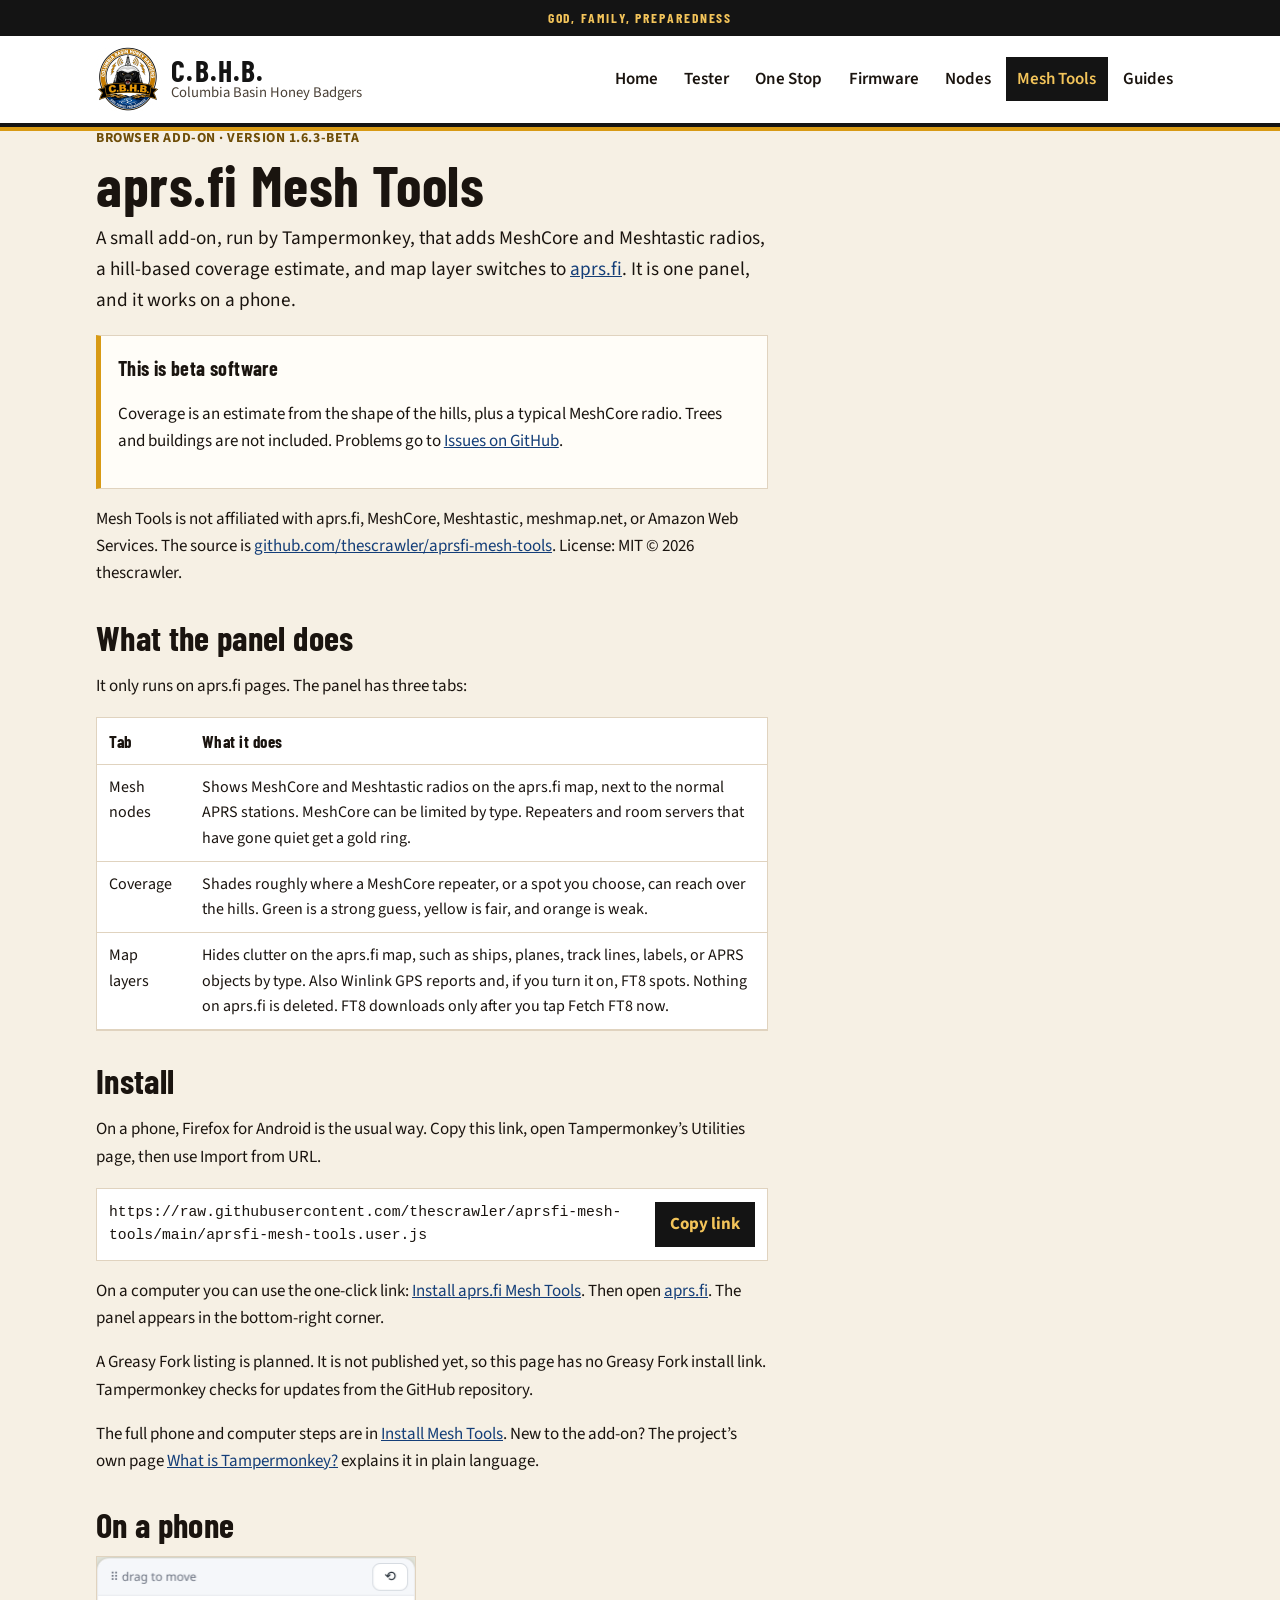
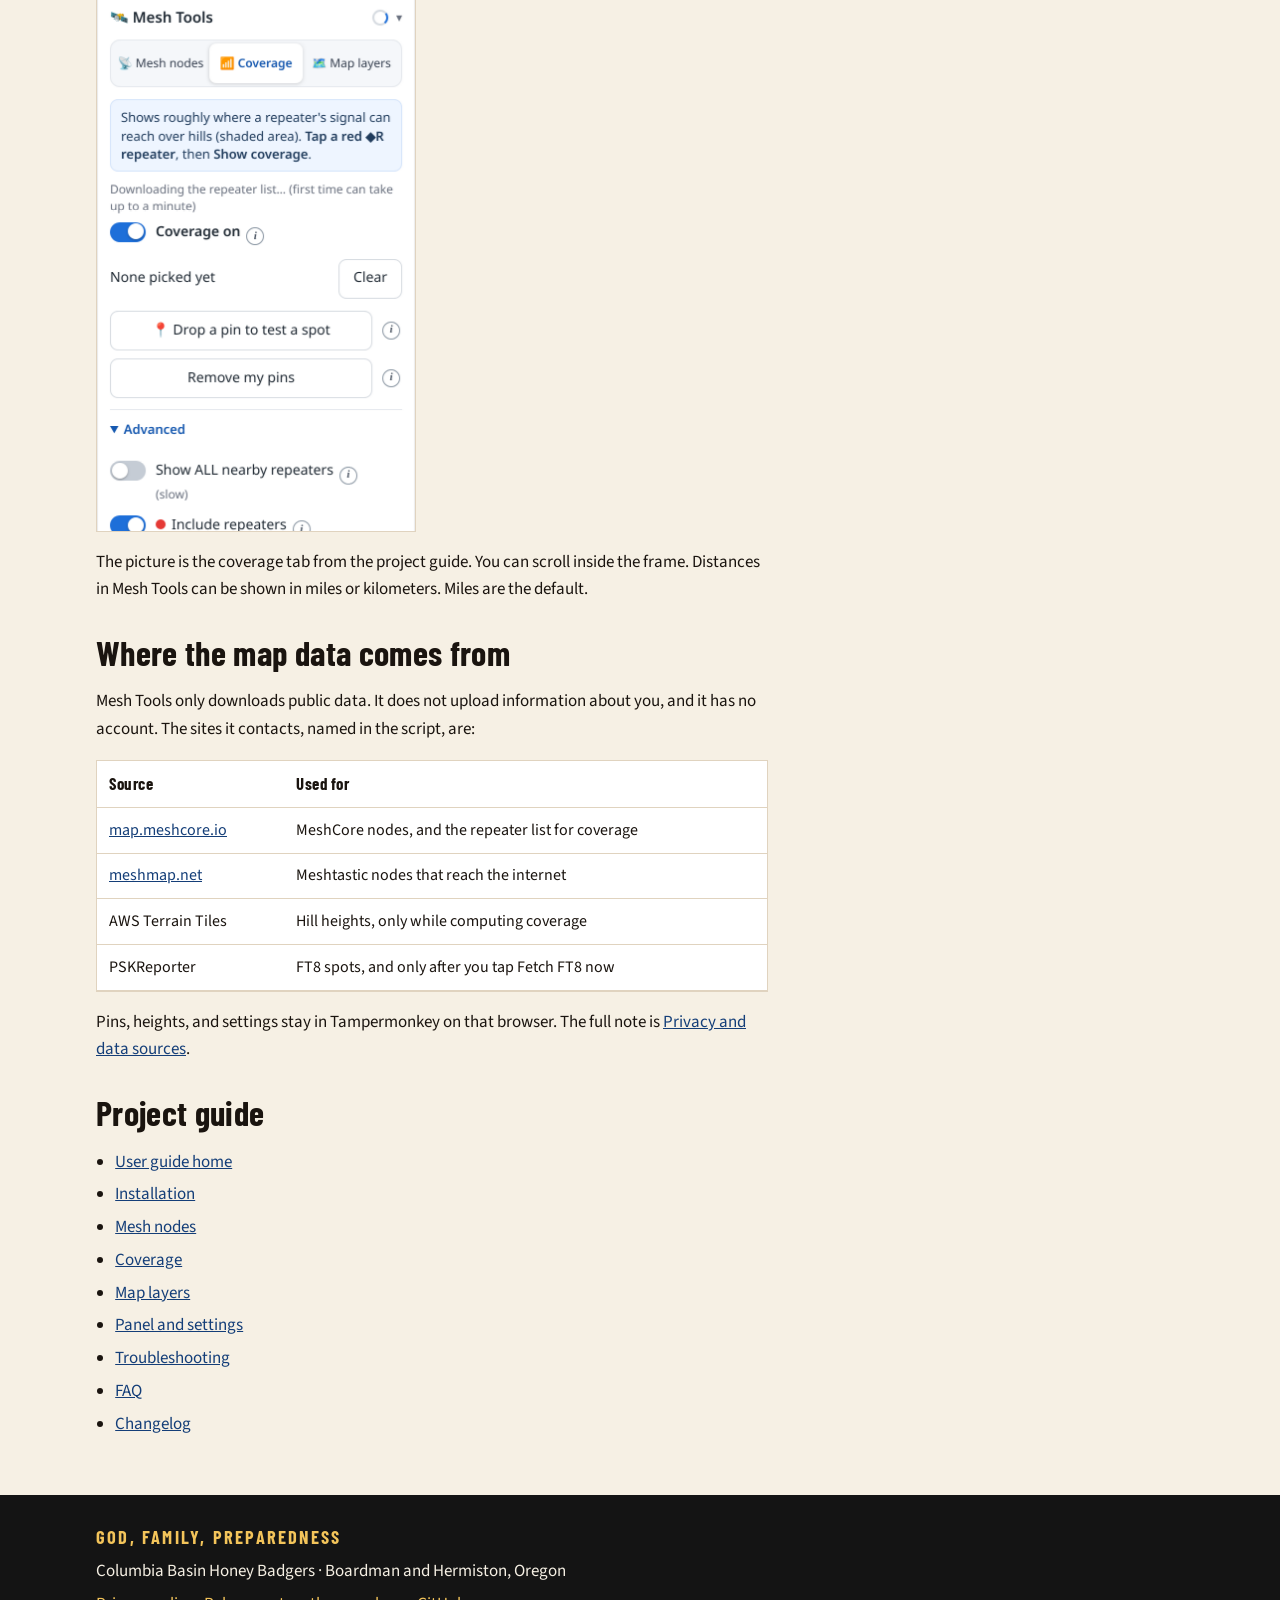
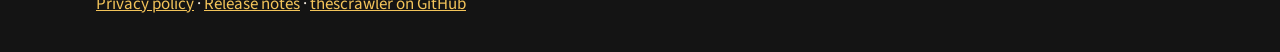
<file: mesh-tools.html>
<!DOCTYPE html>
<html lang="en">
<head>
  <meta charset="utf-8">
  <meta name="viewport" content="width=device-width, initial-scale=1">
  <title>aprs.fi Mesh Tools · C.B.H.B.</title>
  <meta name="description" content="aprs.fi Mesh Tools is a free Tampermonkey userscript. It shows MeshCore and Meshtastic radios, a hill coverage estimate, and map layer switches on aprs.fi. Version 1.6.3-beta.">
  <meta name="theme-color" content="#141414">
  <link rel="icon" href="assets/favicon-32.png" type="image/png" sizes="32x32">
  <link rel="apple-touch-icon" href="assets/apple-touch-icon.png">
  <link rel="stylesheet" href="css/site.css">
</head>
<body>
  <a class="skip" href="#content">Skip to content</a>
  <header class="site-header">
    <p class="motto-bar">God, Family, Preparedness</p>
    <div class="wrap header-row">
      <a class="brand" href="index.html">
        <img src="assets/cbhb-logo.jpg" width="64" height="64" alt="">
        <span class="brand-text">
          <span class="brand-name">C.B.H.B.</span>
          <span class="brand-full">Columbia Basin Honey Badgers</span>
        </span>
      </a>
      <nav class="nav" aria-label="Pages">
        <a href="index.html">Home</a>
        <a href="become-a-tester.html">Tester</a>
        <a href="meshcore-one-stop.html">One Stop</a>
        <a href="firmware.html">Firmware</a>
        <a href="nodes.html">Nodes</a>
        <a href="mesh-tools.html" aria-current="page">Mesh Tools</a>
        <a href="guides/index.html">Guides</a>
      </nav>
    </div>
  </header>

  <main id="content" class="wrap">
    <article class="prose">
      <p class="eyebrow">Browser add-on · version 1.6.3-beta</p>
      <h1>aprs.fi Mesh Tools</h1>
      <p class="lede">A small add-on, run by Tampermonkey, that adds MeshCore and Meshtastic radios, a hill-based coverage estimate, and map layer switches to <a href="https://aprs.fi">aprs.fi</a>. It is one panel, and it works on a phone.</p>

      <div class="note">
        <strong class="lead-in">This is beta software</strong>
        <p>Coverage is an estimate from the shape of the hills, plus a typical MeshCore radio. Trees and buildings are not included. Problems go to <a href="https://github.com/thescrawler/aprsfi-mesh-tools/issues">Issues on GitHub</a>.</p>
      </div>

      <p>Mesh Tools is not affiliated with aprs.fi, MeshCore, Meshtastic, meshmap.net, or Amazon Web Services. The source is <a href="https://github.com/thescrawler/aprsfi-mesh-tools">github.com/thescrawler/aprsfi-mesh-tools</a>. License: MIT © 2026 thescrawler.</p>

      <h2>What the panel does</h2>
      <p>It only runs on aprs.fi pages. The panel has three tabs:</p>
      <div class="table-wrap">
        <table>
          <thead>
            <tr>
              <th>Tab</th>
              <th>What it does</th>
            </tr>
          </thead>
          <tbody>
            <tr>
              <td>Mesh nodes</td>
              <td>Shows MeshCore and Meshtastic radios on the aprs.fi map, next to the normal APRS stations. MeshCore can be limited by type. Repeaters and room servers that have gone quiet get a gold ring.</td>
            </tr>
            <tr>
              <td>Coverage</td>
              <td>Shades roughly where a MeshCore repeater, or a spot you choose, can reach over the hills. Green is a strong guess, yellow is fair, and orange is weak.</td>
            </tr>
            <tr>
              <td>Map layers</td>
              <td>Hides clutter on the aprs.fi map, such as ships, planes, track lines, labels, or APRS objects by type. Also Winlink GPS reports and, if you turn it on, FT8 spots. Nothing on aprs.fi is deleted. FT8 downloads only after you tap Fetch FT8 now.</td>
            </tr>
          </tbody>
        </table>
      </div>

      <h2>Install</h2>
      <p>On a phone, Firefox for Android is the usual way. Copy this link, open Tampermonkey’s Utilities page, then use Import from URL.</p>
      <div class="url-box">
        <code id="script-url">https://raw.githubusercontent.com/thescrawler/aprsfi-mesh-tools/main/aprsfi-mesh-tools.user.js</code>
        <button type="button" data-copy="script-url">Copy link</button>
      </div>
      <p>On a computer you can use the one-click link: <a href="https://github.com/thescrawler/aprsfi-mesh-tools/raw/main/aprsfi-mesh-tools.user.js">Install aprs.fi Mesh Tools</a>. Then open <a href="https://aprs.fi">aprs.fi</a>. The panel appears in the bottom-right corner.</p>
      <p>A Greasy Fork listing is planned. It is not published yet, so this page has no Greasy Fork install link. Tampermonkey checks for updates from the GitHub repository.</p>
      <p>The full phone and computer steps are in <a href="guides/install-mesh-tools.html">Install Mesh Tools</a>. New to the add-on? The project’s own page <a href="https://github.com/thescrawler/aprsfi-mesh-tools/blob/main/docs/What-is-Tampermonkey.md">What is Tampermonkey?</a> explains it in plain language.</p>

      <h2>On a phone</h2>
      <figure class="shot">
        <img src="assets/mesh-tools-phone.png" width="640" height="2778" alt="Mesh Tools coverage panel on a phone, from the aprs.fi Mesh Tools guide.">
      </figure>
      <p>The picture is the coverage tab from the project guide. You can scroll inside the frame. Distances in Mesh Tools can be shown in miles or kilometers. Miles are the default.</p>

      <h2>Where the map data comes from</h2>
      <p>Mesh Tools only downloads public data. It does not upload information about you, and it has no account. The sites it contacts, named in the script, are:</p>
      <div class="table-wrap">
        <table>
          <thead>
            <tr>
              <th>Source</th>
              <th>Used for</th>
            </tr>
          </thead>
          <tbody>
            <tr>
              <td><a href="https://map.meshcore.io/api/v1/nodes">map.meshcore.io</a></td>
              <td>MeshCore nodes, and the repeater list for coverage</td>
            </tr>
            <tr>
              <td><a href="https://meshmap.net/nodes.json">meshmap.net</a></td>
              <td>Meshtastic nodes that reach the internet</td>
            </tr>
            <tr>
              <td>AWS Terrain Tiles</td>
              <td>Hill heights, only while computing coverage</td>
            </tr>
            <tr>
              <td>PSKReporter</td>
              <td>FT8 spots, and only after you tap Fetch FT8 now</td>
            </tr>
          </tbody>
        </table>
      </div>
      <p>Pins, heights, and settings stay in Tampermonkey on that browser. The full note is <a href="https://github.com/thescrawler/aprsfi-mesh-tools/blob/main/docs/Privacy-and-Data-Sources.md">Privacy and data sources</a>.</p>

      <h2>Project guide</h2>
      <ul class="plain">
        <li><a href="https://github.com/thescrawler/aprsfi-mesh-tools/blob/main/docs/Home.md">User guide home</a></li>
        <li><a href="https://github.com/thescrawler/aprsfi-mesh-tools/blob/main/docs/Installation.md">Installation</a></li>
        <li><a href="https://github.com/thescrawler/aprsfi-mesh-tools/blob/main/docs/Mesh-Nodes.md">Mesh nodes</a></li>
        <li><a href="https://github.com/thescrawler/aprsfi-mesh-tools/blob/main/docs/Coverage.md">Coverage</a></li>
        <li><a href="https://github.com/thescrawler/aprsfi-mesh-tools/blob/main/docs/Map-Layers.md">Map layers</a></li>
        <li><a href="https://github.com/thescrawler/aprsfi-mesh-tools/blob/main/docs/Panel-and-Settings.md">Panel and settings</a></li>
        <li><a href="https://github.com/thescrawler/aprsfi-mesh-tools/blob/main/docs/Troubleshooting.md">Troubleshooting</a></li>
        <li><a href="https://github.com/thescrawler/aprsfi-mesh-tools/blob/main/docs/FAQ.md">FAQ</a></li>
        <li><a href="https://github.com/thescrawler/aprsfi-mesh-tools/blob/main/docs/Changelog.md">Changelog</a></li>
      </ul>
    </article>
  </main>

  <footer class="site-footer">
    <div class="wrap">
      <p class="footer-motto">God, Family, Preparedness</p>
      <p>Columbia Basin Honey Badgers · Boardman and Hermiston, Oregon</p>
      <p><a href="privacy.html">Privacy policy</a> · <a href="release-notes.html">Release notes</a> · <a href="https://github.com/thescrawler">thescrawler on GitHub</a></p>
    </div>
  </footer>
  <script src="js/copy.js"></script>
</body>
</html>
</file>
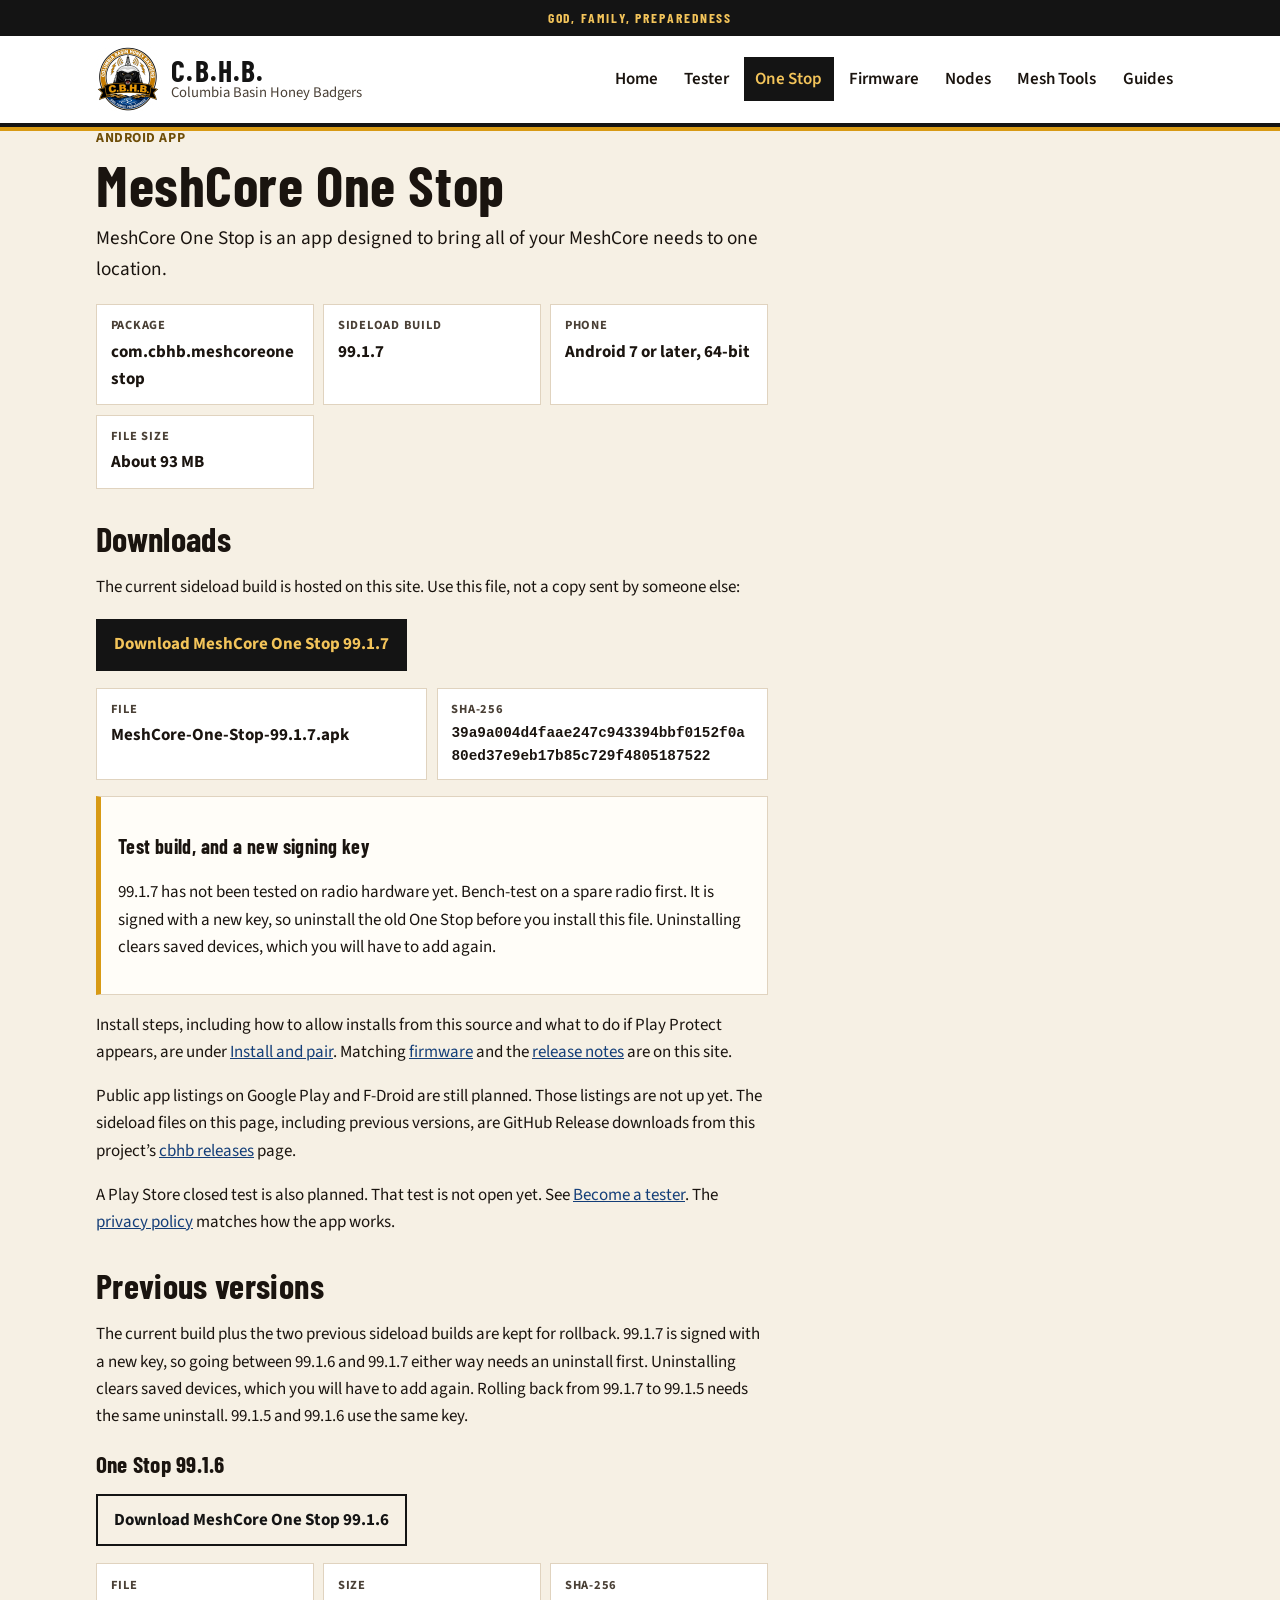
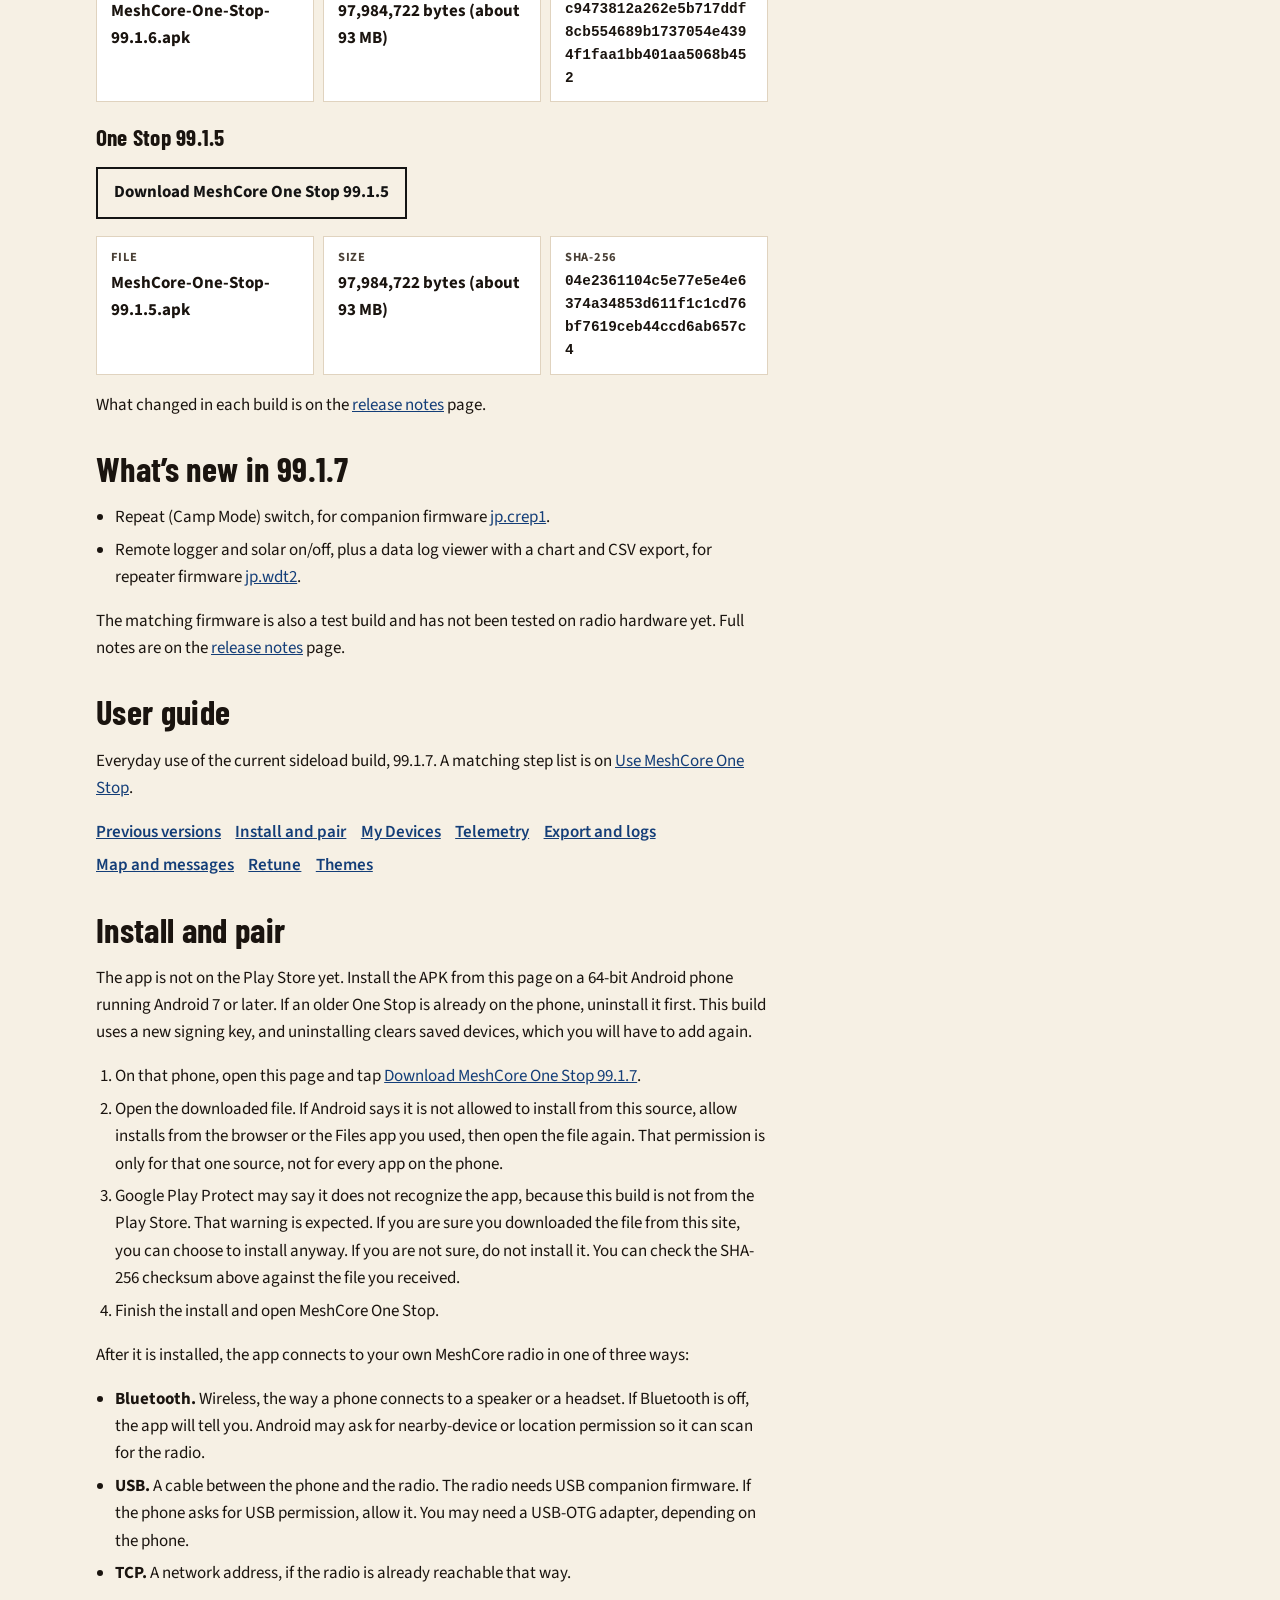
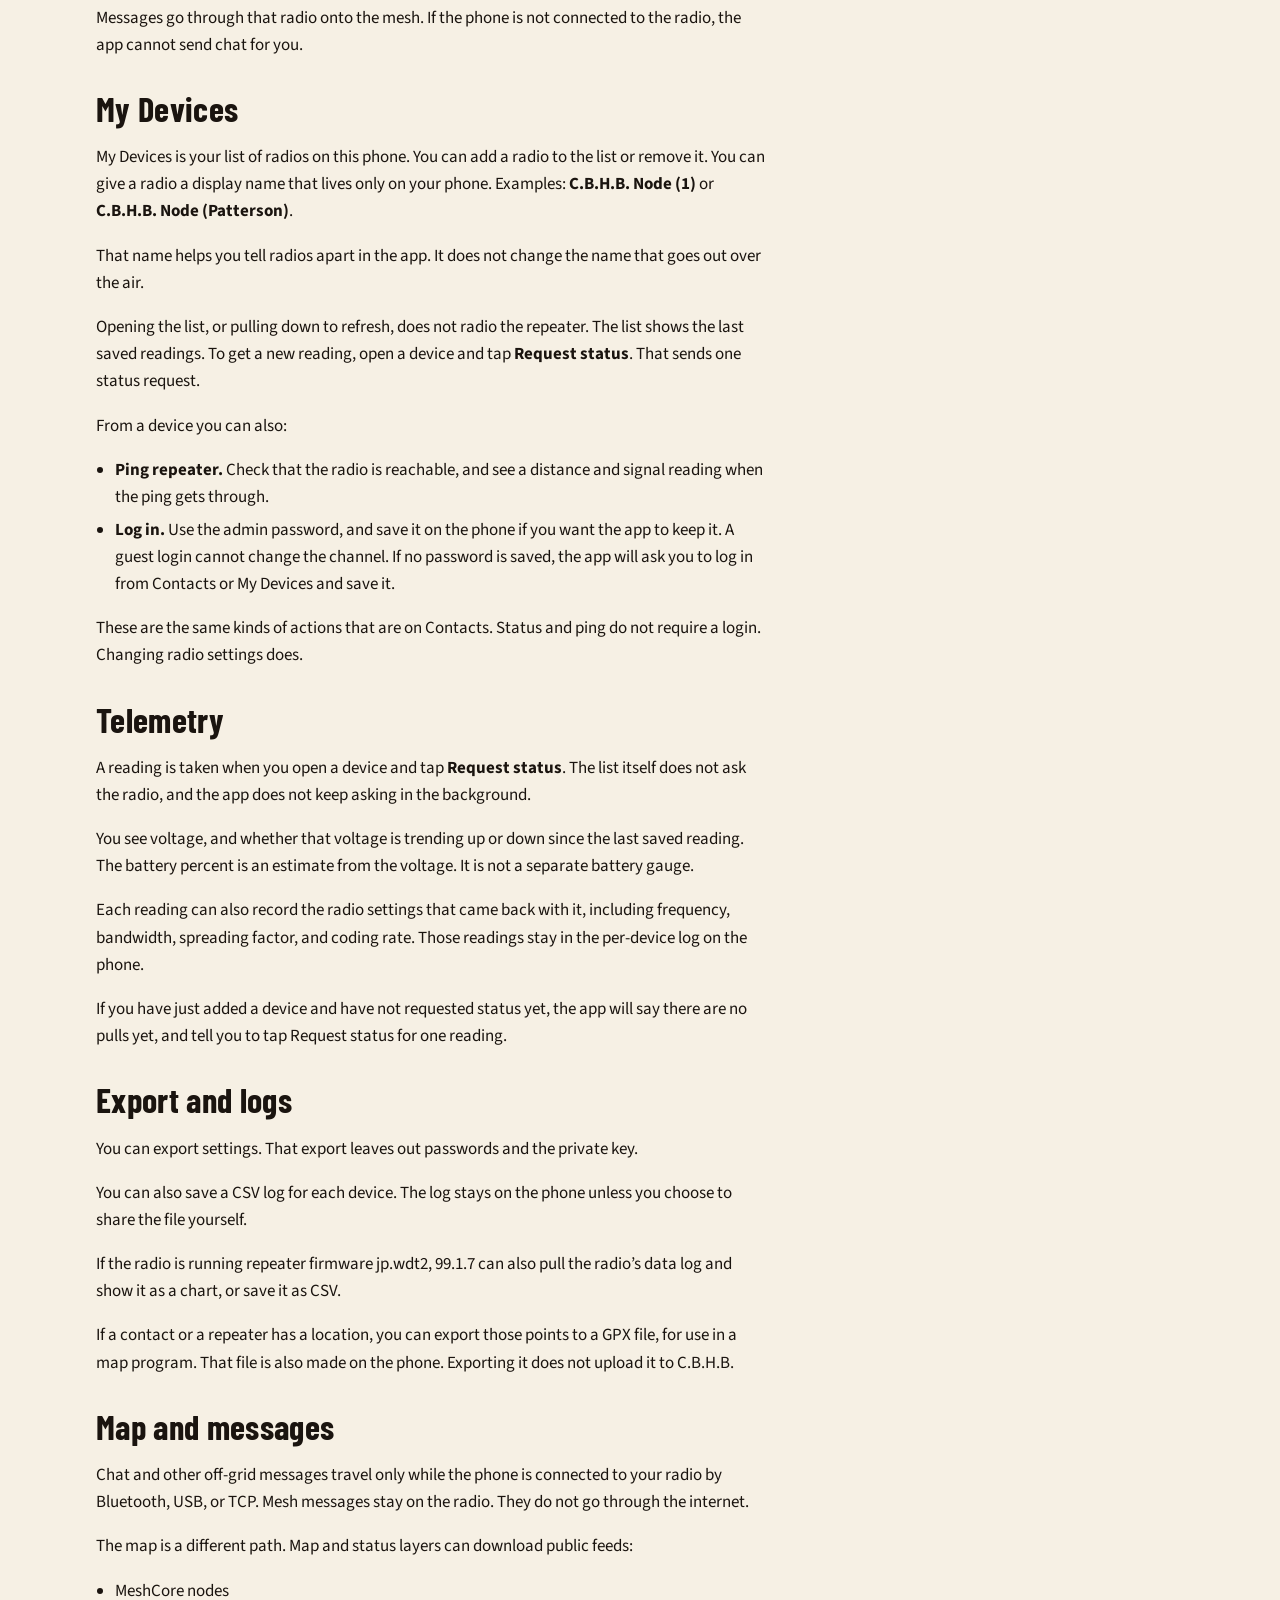
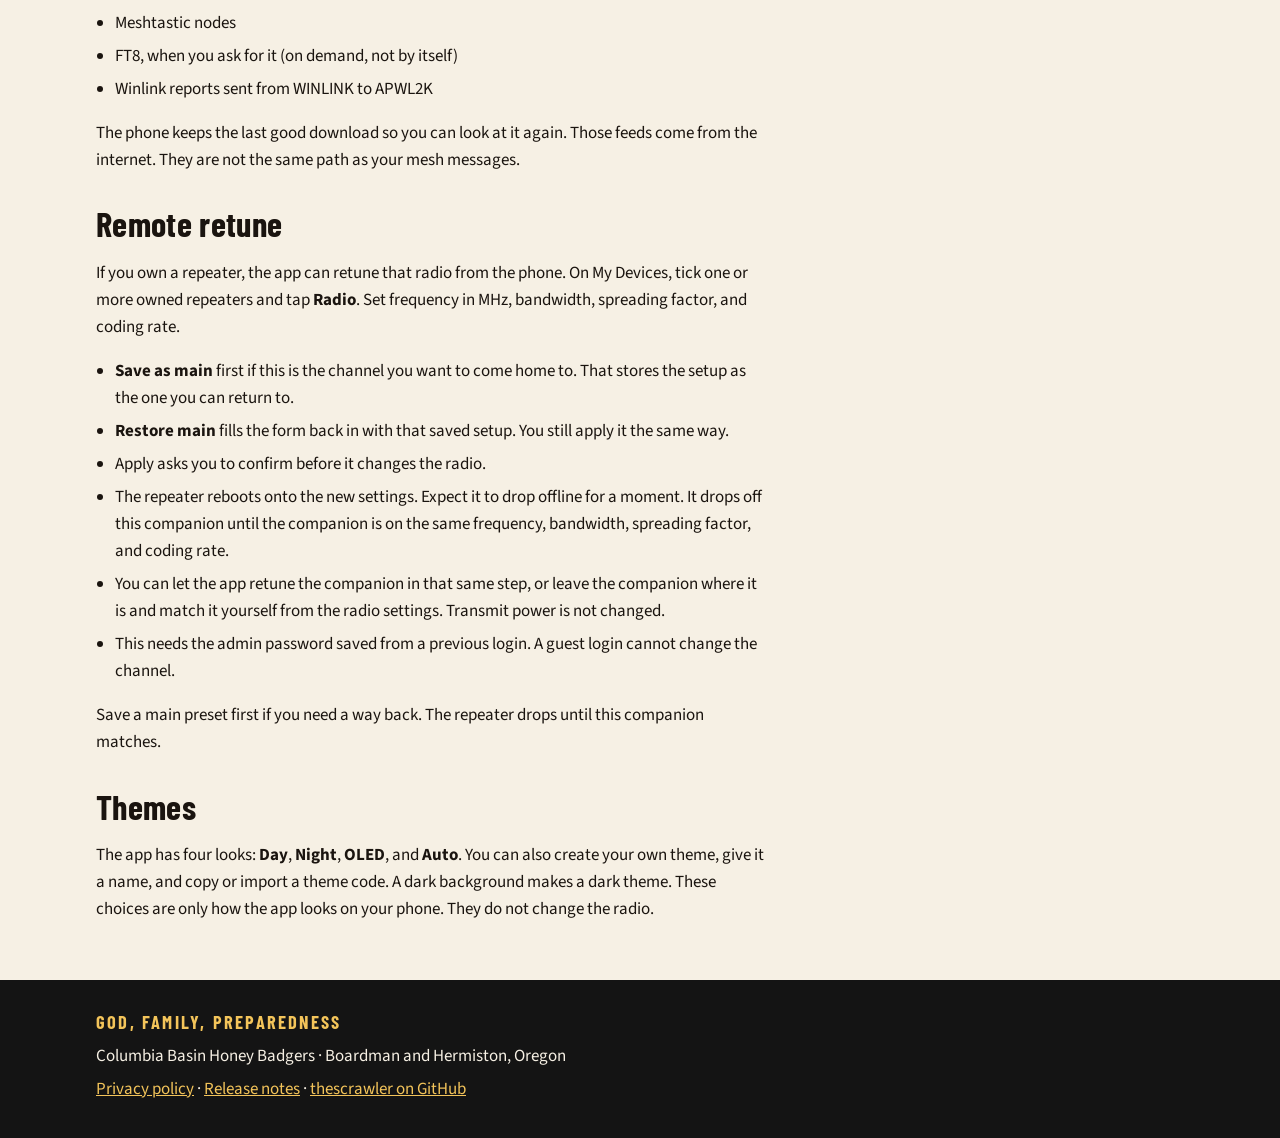
<file: meshcore-one-stop.html>
<!DOCTYPE html>
<html lang="en">
<head>
  <meta charset="utf-8">
  <meta name="viewport" content="width=device-width, initial-scale=1">
  <title>MeshCore One Stop · C.B.H.B.</title>
  <meta name="description" content="MeshCore One Stop is an app designed to bring all of your MeshCore needs to one location. Download the current Android sideload build, 99.1.7, from this site. This is a test build.">
  <meta name="theme-color" content="#141414">
  <link rel="icon" href="assets/favicon-32.png" type="image/png" sizes="32x32">
  <link rel="apple-touch-icon" href="assets/apple-touch-icon.png">
  <link rel="stylesheet" href="css/site.css">
</head>
<body>
  <a class="skip" href="#content">Skip to content</a>
  <header class="site-header">
    <p class="motto-bar">God, Family, Preparedness</p>
    <div class="wrap header-row">
      <a class="brand" href="index.html">
        <img src="assets/cbhb-logo.jpg" width="64" height="64" alt="">
        <span class="brand-text">
          <span class="brand-name">C.B.H.B.</span>
          <span class="brand-full">Columbia Basin Honey Badgers</span>
        </span>
      </a>
      <nav class="nav" aria-label="Pages">
        <a href="index.html">Home</a>
        <a href="become-a-tester.html">Tester</a>
        <a href="meshcore-one-stop.html" aria-current="page">One Stop</a>
        <a href="firmware.html">Firmware</a>
        <a href="nodes.html">Nodes</a>
        <a href="mesh-tools.html">Mesh Tools</a>
        <a href="guides/index.html">Guides</a>
      </nav>
    </div>
  </header>

  <main id="content" class="wrap">
    <article class="prose">
      <p class="eyebrow">Android app</p>
      <h1>MeshCore One Stop</h1>
      <p class="lede">MeshCore One Stop is an app designed to bring all of your MeshCore needs to one location.</p>

      <dl class="facts">
        <div>
          <dt>Package</dt>
          <dd>com.cbhb.meshcoreonestop</dd>
        </div>
        <div>
          <dt>Sideload build</dt>
          <dd>99.1.7</dd>
        </div>
        <div>
          <dt>Phone</dt>
          <dd>Android 7 or later, 64-bit</dd>
        </div>
        <div>
          <dt>File size</dt>
          <dd>About 93 MB</dd>
        </div>
      </dl>

      <h2>Downloads</h2>
      <p>The current sideload build is hosted on this site. Use this file, not a copy sent by someone else:</p>
      <p class="actions">
        <a class="btn" href="https://github.com/thescrawler/cbhb/releases/download/onestop-v99.1.7/MeshCore-One-Stop-99.1.7.apk">Download MeshCore One Stop 99.1.7</a>
      </p>
      <dl class="facts">
        <div>
          <dt>File</dt>
          <dd>MeshCore-One-Stop-99.1.7.apk</dd>
        </div>
        <div>
          <dt>SHA-256</dt>
          <dd class="sha">39a9a004d4faae247c943394bbf0152f0a80ed37e9eb17b85c729f4805187522</dd>
        </div>
      </dl>
      <div class="note">
        <p><strong class="lead-in">Test build, and a new signing key</strong></p>
        <p>99.1.7 has not been tested on radio hardware yet. Bench-test on a spare radio first. It is signed with a new key, so uninstall the old One Stop before you install this file. Uninstalling clears saved devices, which you will have to add again.</p>
      </div>
      <p>Install steps, including how to allow installs from this source and what to do if Play Protect appears, are under <a href="#install-and-pair">Install and pair</a>. Matching <a href="firmware.html">firmware</a> and the <a href="release-notes.html">release notes</a> are on this site.</p>
      <p>Public app listings on Google Play and F-Droid are still planned. Those listings are not up yet. The sideload files on this page, including previous versions, are GitHub Release downloads from this project’s <a href="https://github.com/thescrawler/cbhb/releases">cbhb releases</a> page.</p>
      <p>A Play Store closed test is also planned. That test is not open yet. See <a href="become-a-tester.html">Become a tester</a>. The <a href="privacy.html">privacy policy</a> matches how the app works.</p>

      <h2 id="previous-versions">Previous versions</h2>
      <p>The current build plus the two previous sideload builds are kept for rollback. 99.1.7 is signed with a new key, so going between 99.1.6 and 99.1.7 either way needs an uninstall first. Uninstalling clears saved devices, which you will have to add again. Rolling back from 99.1.7 to 99.1.5 needs the same uninstall. 99.1.5 and 99.1.6 use the same key.</p>
      <h3>One Stop 99.1.6</h3>
      <p class="actions">
        <a class="btn secondary" href="https://github.com/thescrawler/cbhb/releases/download/onestop-v99.1.6/MeshCore-One-Stop-99.1.6.apk">Download MeshCore One Stop 99.1.6</a>
      </p>
      <dl class="facts">
        <div>
          <dt>File</dt>
          <dd>MeshCore-One-Stop-99.1.6.apk</dd>
        </div>
        <div>
          <dt>Size</dt>
          <dd>97,984,722 bytes (about 93 MB)</dd>
        </div>
        <div>
          <dt>SHA-256</dt>
          <dd class="sha">c9473812a262e5b717ddf8cb554689b1737054e4394f1faa1bb401aa5068b452</dd>
        </div>
      </dl>
      <h3>One Stop 99.1.5</h3>
      <p class="actions">
        <a class="btn secondary" href="https://github.com/thescrawler/cbhb/releases/download/onestop-v99.1.5/MeshCore-One-Stop-99.1.5.apk">Download MeshCore One Stop 99.1.5</a>
      </p>
      <dl class="facts">
        <div>
          <dt>File</dt>
          <dd>MeshCore-One-Stop-99.1.5.apk</dd>
        </div>
        <div>
          <dt>Size</dt>
          <dd>97,984,722 bytes (about 93 MB)</dd>
        </div>
        <div>
          <dt>SHA-256</dt>
          <dd class="sha">04e2361104c5e77e5e4e6374a34853d611f1c1cd76bf7619ceb44ccd6ab657c4</dd>
        </div>
      </dl>
      <p>What changed in each build is on the <a href="release-notes.html">release notes</a> page.</p>

      <h2 id="whats-new">What’s new in 99.1.7</h2>
      <ul class="plain">
        <li>Repeat (Camp Mode) switch, for companion firmware <a href="firmware.html#jp-crep1-xiao">jp.crep1</a>.</li>
        <li>Remote logger and solar on/off, plus a data log viewer with a chart and CSV export, for repeater firmware <a href="firmware.html#jp-wdt2">jp.wdt2</a>.</li>
      </ul>
      <p>The matching firmware is also a test build and has not been tested on radio hardware yet. Full notes are on the <a href="release-notes.html">release notes</a> page.</p>

      <h2>User guide</h2>
      <p>Everyday use of the current sideload build, 99.1.7. A matching step list is on <a href="guides/use-meshcore-one-stop.html">Use MeshCore One Stop</a>.</p>
      <ul class="jump">
        <li><a href="#previous-versions">Previous versions</a></li>
        <li><a href="#install-and-pair">Install and pair</a></li>
        <li><a href="#my-devices">My Devices</a></li>
        <li><a href="#telemetry">Telemetry</a></li>
        <li><a href="#export">Export and logs</a></li>
        <li><a href="#map-and-messages">Map and messages</a></li>
        <li><a href="#retune">Retune</a></li>
        <li><a href="#themes">Themes</a></li>
      </ul>

      <h2 id="install-and-pair">Install and pair</h2>
      <p>The app is not on the Play Store yet. Install the APK from this page on a 64-bit Android phone running Android 7 or later. If an older One Stop is already on the phone, uninstall it first. This build uses a new signing key, and uninstalling clears saved devices, which you will have to add again.</p>
      <ol class="steps">
        <li>On that phone, open this page and tap <a href="https://github.com/thescrawler/cbhb/releases/download/onestop-v99.1.7/MeshCore-One-Stop-99.1.7.apk">Download MeshCore One Stop 99.1.7</a>.</li>
        <li>Open the downloaded file. If Android says it is not allowed to install from this source, allow installs from the browser or the Files app you used, then open the file again. That permission is only for that one source, not for every app on the phone.</li>
        <li>Google Play Protect may say it does not recognize the app, because this build is not from the Play Store. That warning is expected. If you are sure you downloaded the file from this site, you can choose to install anyway. If you are not sure, do not install it. You can check the SHA-256 checksum above against the file you received.</li>
        <li>Finish the install and open MeshCore One Stop.</li>
      </ol>
      <p>After it is installed, the app connects to your own MeshCore radio in one of three ways:</p>
      <ul class="plain">
        <li><strong>Bluetooth.</strong> Wireless, the way a phone connects to a speaker or a headset. If Bluetooth is off, the app will tell you. Android may ask for nearby-device or location permission so it can scan for the radio.</li>
        <li><strong>USB.</strong> A cable between the phone and the radio. The radio needs USB companion firmware. If the phone asks for USB permission, allow it. You may need a USB-OTG adapter, depending on the phone.</li>
        <li><strong>TCP.</strong> A network address, if the radio is already reachable that way.</li>
      </ul>
      <p>Messages go through that radio onto the mesh. If the phone is not connected to the radio, the app cannot send chat for you.</p>

      <h2 id="my-devices">My Devices</h2>
      <p>My Devices is your list of radios on this phone. You can add a radio to the list or remove it. You can give a radio a display name that lives only on your phone. Examples: <strong>C.B.H.B. Node (1)</strong> or <strong>C.B.H.B. Node (Patterson)</strong>.</p>
      <p>That name helps you tell radios apart in the app. It does not change the name that goes out over the air.</p>
      <p>Opening the list, or pulling down to refresh, does not radio the repeater. The list shows the last saved readings. To get a new reading, open a device and tap <strong>Request status</strong>. That sends one status request.</p>
      <p>From a device you can also:</p>
      <ul class="plain">
        <li><strong>Ping repeater.</strong> Check that the radio is reachable, and see a distance and signal reading when the ping gets through.</li>
        <li><strong>Log in.</strong> Use the admin password, and save it on the phone if you want the app to keep it. A guest login cannot change the channel. If no password is saved, the app will ask you to log in from Contacts or My Devices and save it.</li>
      </ul>
      <p>These are the same kinds of actions that are on Contacts. Status and ping do not require a login. Changing radio settings does.</p>

      <h2 id="telemetry">Telemetry</h2>
      <p>A reading is taken when you open a device and tap <strong>Request status</strong>. The list itself does not ask the radio, and the app does not keep asking in the background.</p>
      <p>You see voltage, and whether that voltage is trending up or down since the last saved reading. The battery percent is an estimate from the voltage. It is not a separate battery gauge.</p>
      <p>Each reading can also record the radio settings that came back with it, including frequency, bandwidth, spreading factor, and coding rate. Those readings stay in the per-device log on the phone.</p>
      <p>If you have just added a device and have not requested status yet, the app will say there are no pulls yet, and tell you to tap Request status for one reading.</p>

      <h2 id="export">Export and logs</h2>
      <p>You can export settings. That export leaves out passwords and the private key.</p>
      <p>You can also save a CSV log for each device. The log stays on the phone unless you choose to share the file yourself.</p>
      <p>If the radio is running repeater firmware jp.wdt2, 99.1.7 can also pull the radio’s data log and show it as a chart, or save it as CSV.</p>
      <p>If a contact or a repeater has a location, you can export those points to a GPX file, for use in a map program. That file is also made on the phone. Exporting it does not upload it to C.B.H.B.</p>

      <h2 id="map-and-messages">Map and messages</h2>
      <p>Chat and other off-grid messages travel only while the phone is connected to your radio by Bluetooth, USB, or TCP. Mesh messages stay on the radio. They do not go through the internet.</p>
      <p>The map is a different path. Map and status layers can download public feeds:</p>
      <ul class="plain">
        <li>MeshCore nodes</li>
        <li>Meshtastic nodes</li>
        <li>FT8, when you ask for it (on demand, not by itself)</li>
        <li>Winlink reports sent from WINLINK to APWL2K</li>
      </ul>
      <p>The phone keeps the last good download so you can look at it again. Those feeds come from the internet. They are not the same path as your mesh messages.</p>

      <h2 id="retune">Remote retune</h2>
      <p>If you own a repeater, the app can retune that radio from the phone. On My Devices, tick one or more owned repeaters and tap <strong>Radio</strong>. Set frequency in MHz, bandwidth, spreading factor, and coding rate.</p>
      <ul class="plain">
        <li><strong>Save as main</strong> first if this is the channel you want to come home to. That stores the setup as the one you can return to.</li>
        <li><strong>Restore main</strong> fills the form back in with that saved setup. You still apply it the same way.</li>
        <li>Apply asks you to confirm before it changes the radio.</li>
        <li>The repeater reboots onto the new settings. Expect it to drop offline for a moment. It drops off this companion until the companion is on the same frequency, bandwidth, spreading factor, and coding rate.</li>
        <li>You can let the app retune the companion in that same step, or leave the companion where it is and match it yourself from the radio settings. Transmit power is not changed.</li>
        <li>This needs the admin password saved from a previous login. A guest login cannot change the channel.</li>
      </ul>
      <p>Save a main preset first if you need a way back. The repeater drops until this companion matches.</p>

      <h2 id="themes">Themes</h2>
      <p>The app has four looks: <strong>Day</strong>, <strong>Night</strong>, <strong>OLED</strong>, and <strong>Auto</strong>. You can also create your own theme, give it a name, and copy or import a theme code. A dark background makes a dark theme. These choices are only how the app looks on your phone. They do not change the radio.</p>
    </article>
  </main>

  <footer class="site-footer">
    <div class="wrap">
      <p class="footer-motto">God, Family, Preparedness</p>
      <p>Columbia Basin Honey Badgers · Boardman and Hermiston, Oregon</p>
      <p><a href="privacy.html">Privacy policy</a> · <a href="release-notes.html">Release notes</a> · <a href="https://github.com/thescrawler">thescrawler on GitHub</a></p>
    </div>
  </footer>
</body>
</html>
</file>
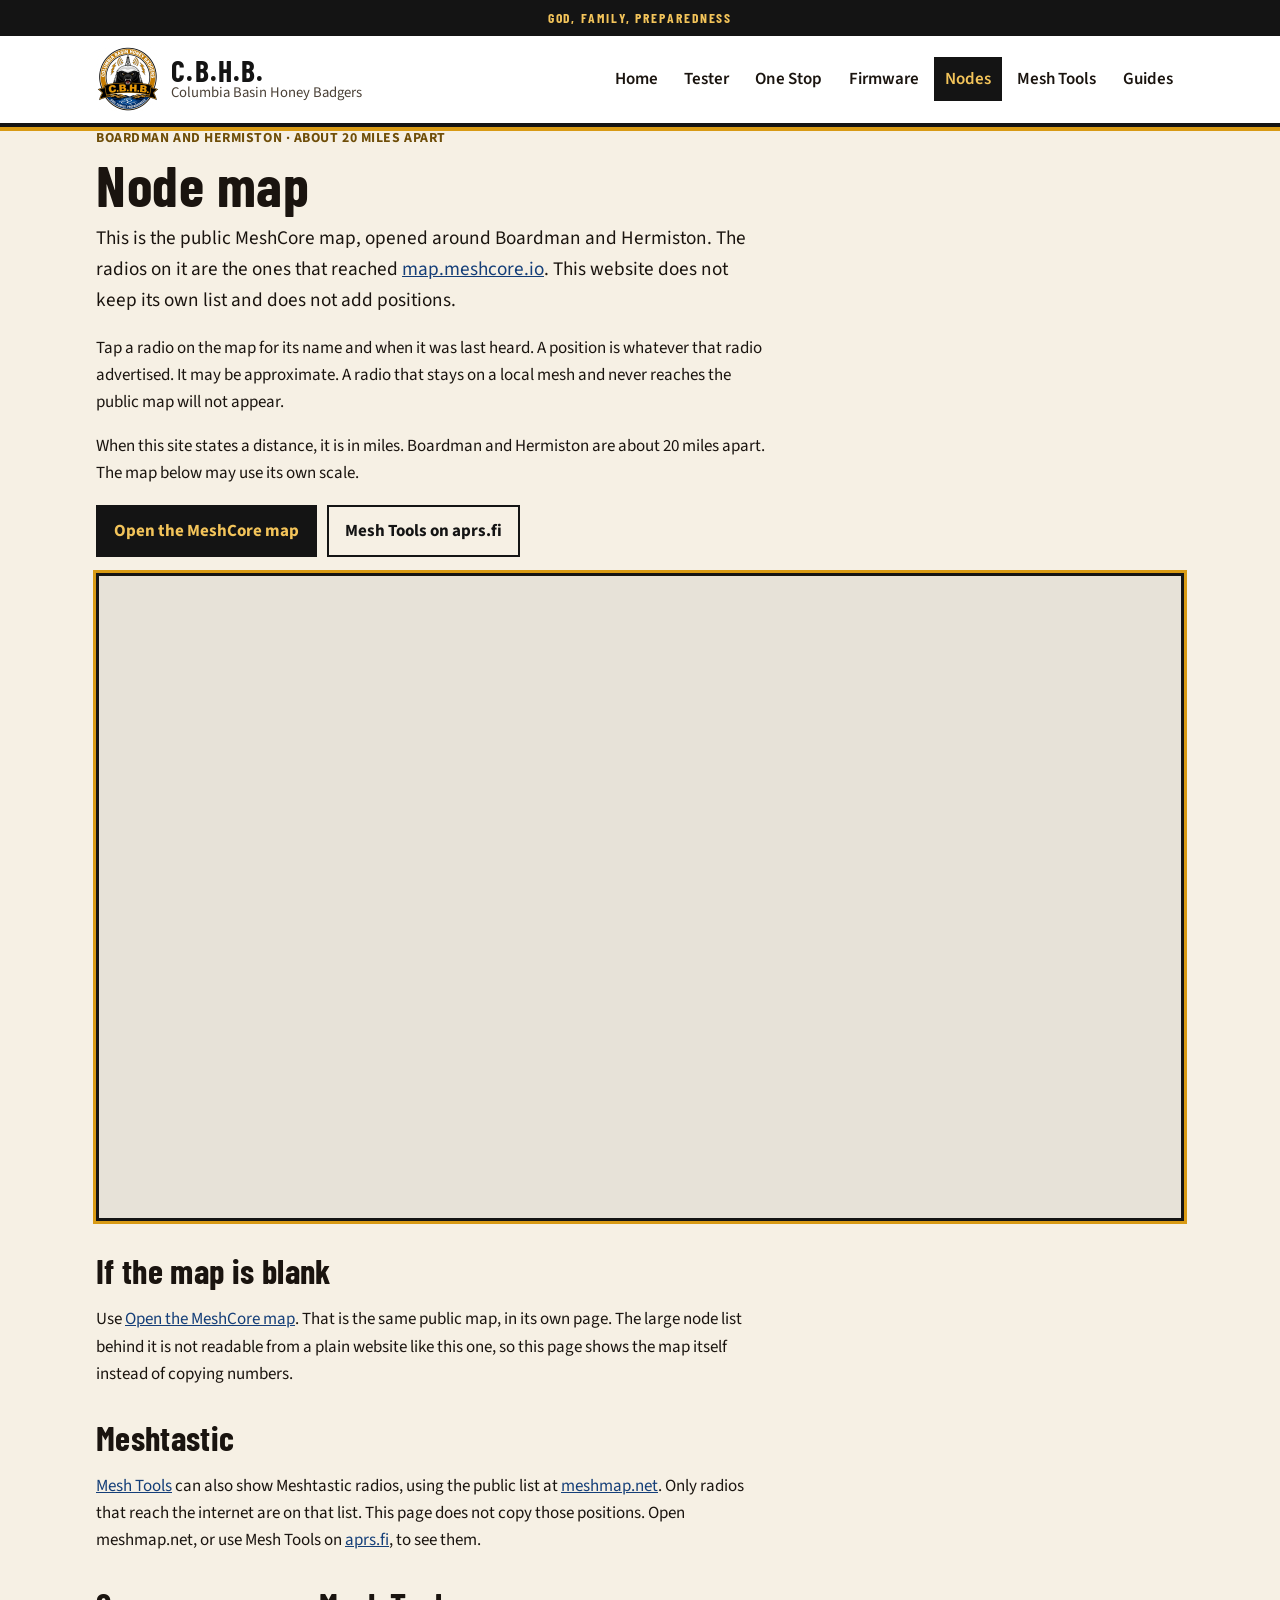
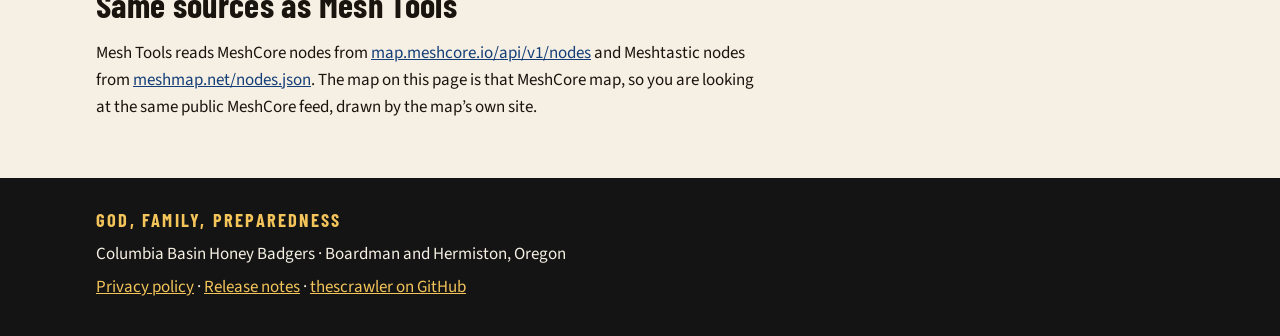
<file: nodes.html>
<!DOCTYPE html>
<html lang="en">
<head>
  <meta charset="utf-8">
  <meta name="viewport" content="width=device-width, initial-scale=1">
  <title>Node map · C.B.H.B.</title>
  <meta name="description" content="Public MeshCore map centered between Boardman and Hermiston, Oregon. Positions come from map.meshcore.io. This site does not invent node readings.">
  <meta name="theme-color" content="#141414">
  <link rel="icon" href="assets/favicon-32.png" type="image/png" sizes="32x32">
  <link rel="apple-touch-icon" href="assets/apple-touch-icon.png">
  <link rel="stylesheet" href="css/site.css">
</head>
<body>
  <a class="skip" href="#content">Skip to content</a>
  <header class="site-header">
    <p class="motto-bar">God, Family, Preparedness</p>
    <div class="wrap header-row">
      <a class="brand" href="index.html">
        <img src="assets/cbhb-logo.jpg" width="64" height="64" alt="">
        <span class="brand-text">
          <span class="brand-name">C.B.H.B.</span>
          <span class="brand-full">Columbia Basin Honey Badgers</span>
        </span>
      </a>
      <nav class="nav" aria-label="Pages">
        <a href="index.html">Home</a>
        <a href="become-a-tester.html">Tester</a>
        <a href="meshcore-one-stop.html">One Stop</a>
        <a href="firmware.html">Firmware</a>
        <a href="nodes.html" aria-current="page">Nodes</a>
        <a href="mesh-tools.html">Mesh Tools</a>
        <a href="guides/index.html">Guides</a>
      </nav>
    </div>
  </header>

  <main id="content" class="wrap">
    <article class="prose">
      <p class="eyebrow">Boardman and Hermiston · about 20 miles apart</p>
      <h1>Node map</h1>
      <p class="lede">This is the public MeshCore map, opened around Boardman and Hermiston. The radios on it are the ones that reached <a href="https://map.meshcore.io/">map.meshcore.io</a>. This website does not keep its own list and does not add positions.</p>
      <p>Tap a radio on the map for its name and when it was last heard. A position is whatever that radio advertised. It may be approximate. A radio that stays on a local mesh and never reaches the public map will not appear.</p>
      <p>When this site states a distance, it is in miles. Boardman and Hermiston are about 20 miles apart. The map below may use its own scale.</p>
      <div class="actions">
        <a class="btn" href="https://map.meshcore.io/?lat=45.84&amp;lon=-119.50&amp;zoom=9">Open the MeshCore map</a>
        <a class="btn secondary" href="mesh-tools.html">Mesh Tools on aprs.fi</a>
      </div>
    </article>

    <div class="map-frame">
      <iframe title="Public MeshCore map, opened around Boardman and Hermiston, Oregon" src="https://map.meshcore.io/?lat=45.84&amp;lon=-119.50&amp;zoom=9"></iframe>
    </div>

    <article class="prose">
      <h2>If the map is blank</h2>
      <p>Use <a href="https://map.meshcore.io/?lat=45.84&amp;lon=-119.50&amp;zoom=9">Open the MeshCore map</a>. That is the same public map, in its own page. The large node list behind it is not readable from a plain website like this one, so this page shows the map itself instead of copying numbers.</p>

      <h2>Meshtastic</h2>
      <p><a href="mesh-tools.html">Mesh Tools</a> can also show Meshtastic radios, using the public list at <a href="https://meshmap.net/">meshmap.net</a>. Only radios that reach the internet are on that list. This page does not copy those positions. Open meshmap.net, or use Mesh Tools on <a href="https://aprs.fi/">aprs.fi</a>, to see them.</p>

      <h2>Same sources as Mesh Tools</h2>
      <p>Mesh Tools reads MeshCore nodes from <a href="https://map.meshcore.io/api/v1/nodes">map.meshcore.io/api/v1/nodes</a> and Meshtastic nodes from <a href="https://meshmap.net/nodes.json">meshmap.net/nodes.json</a>. The map on this page is that MeshCore map, so you are looking at the same public MeshCore feed, drawn by the map’s own site.</p>
    </article>
  </main>

  <footer class="site-footer">
    <div class="wrap">
      <p class="footer-motto">God, Family, Preparedness</p>
      <p>Columbia Basin Honey Badgers · Boardman and Hermiston, Oregon</p>
      <p><a href="privacy.html">Privacy policy</a> · <a href="release-notes.html">Release notes</a> · <a href="https://github.com/thescrawler">thescrawler on GitHub</a></p>
    </div>
  </footer>
</body>
</html>
</file>
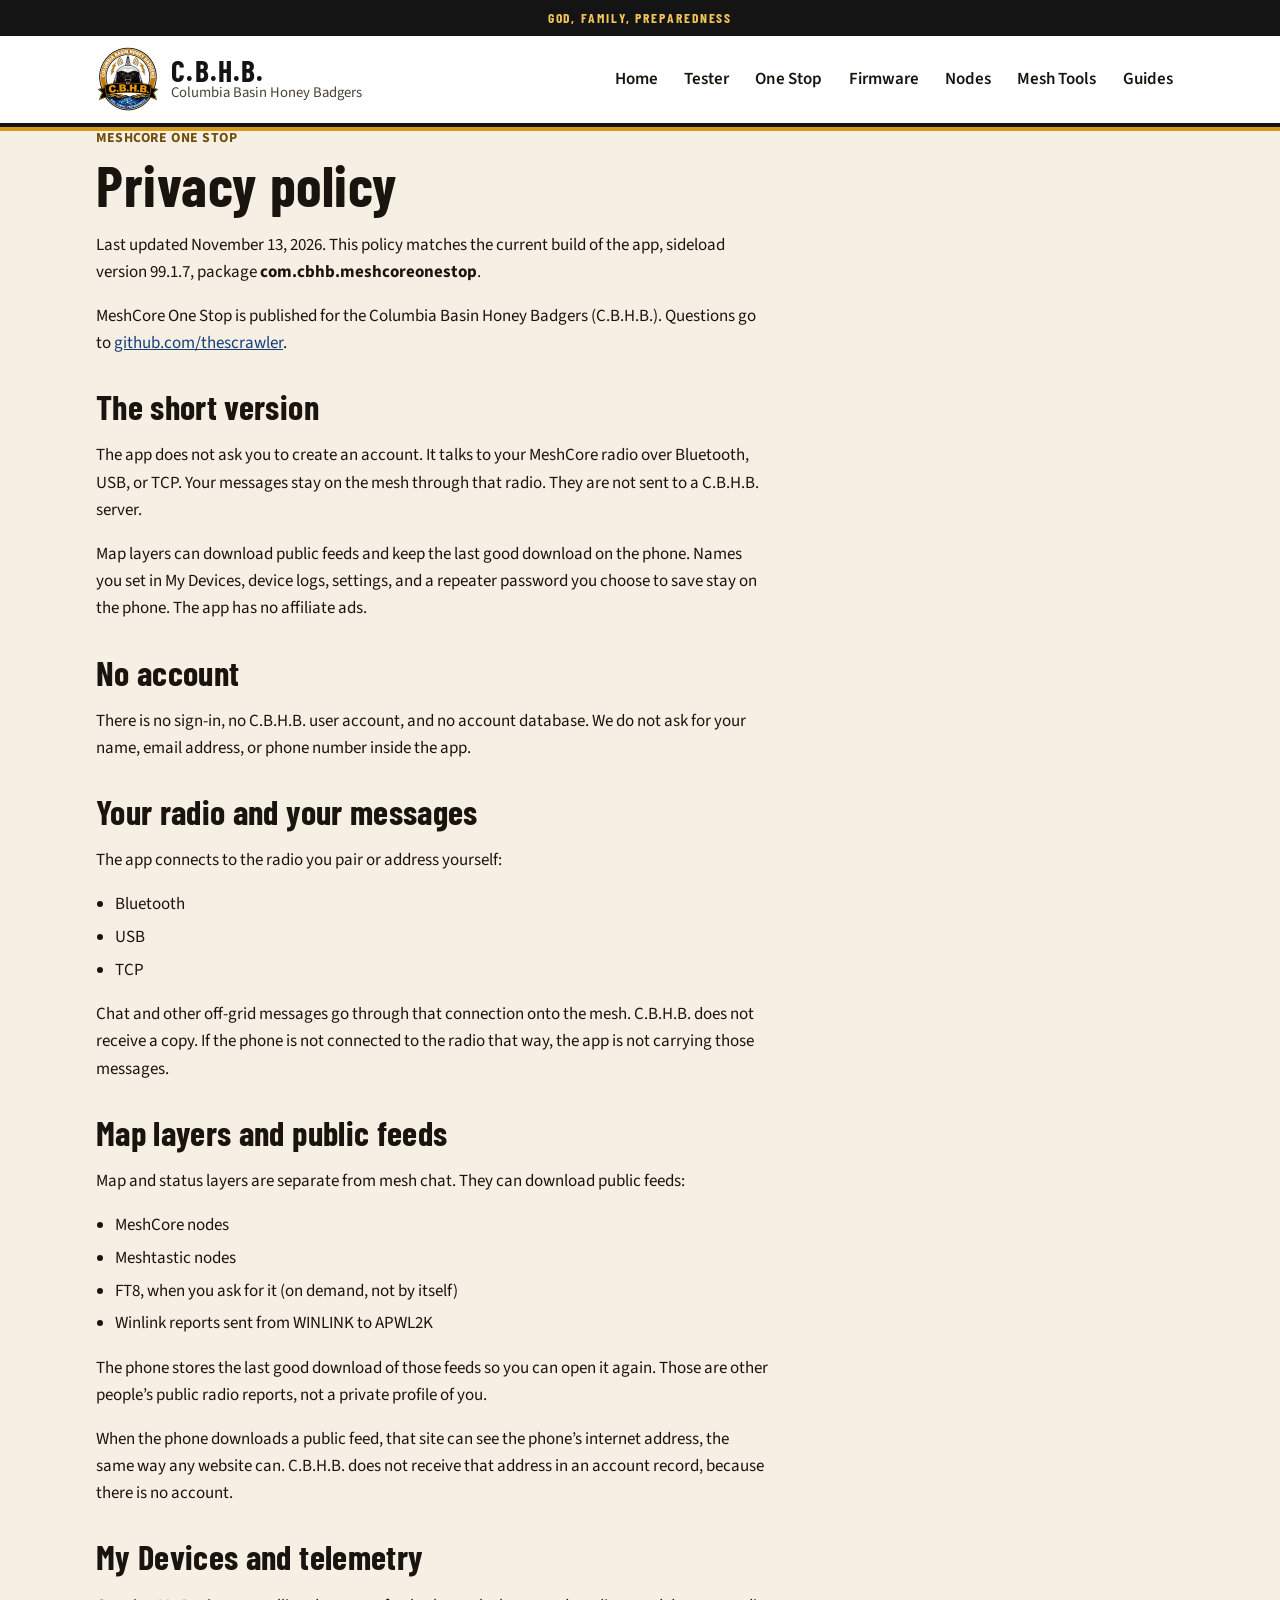
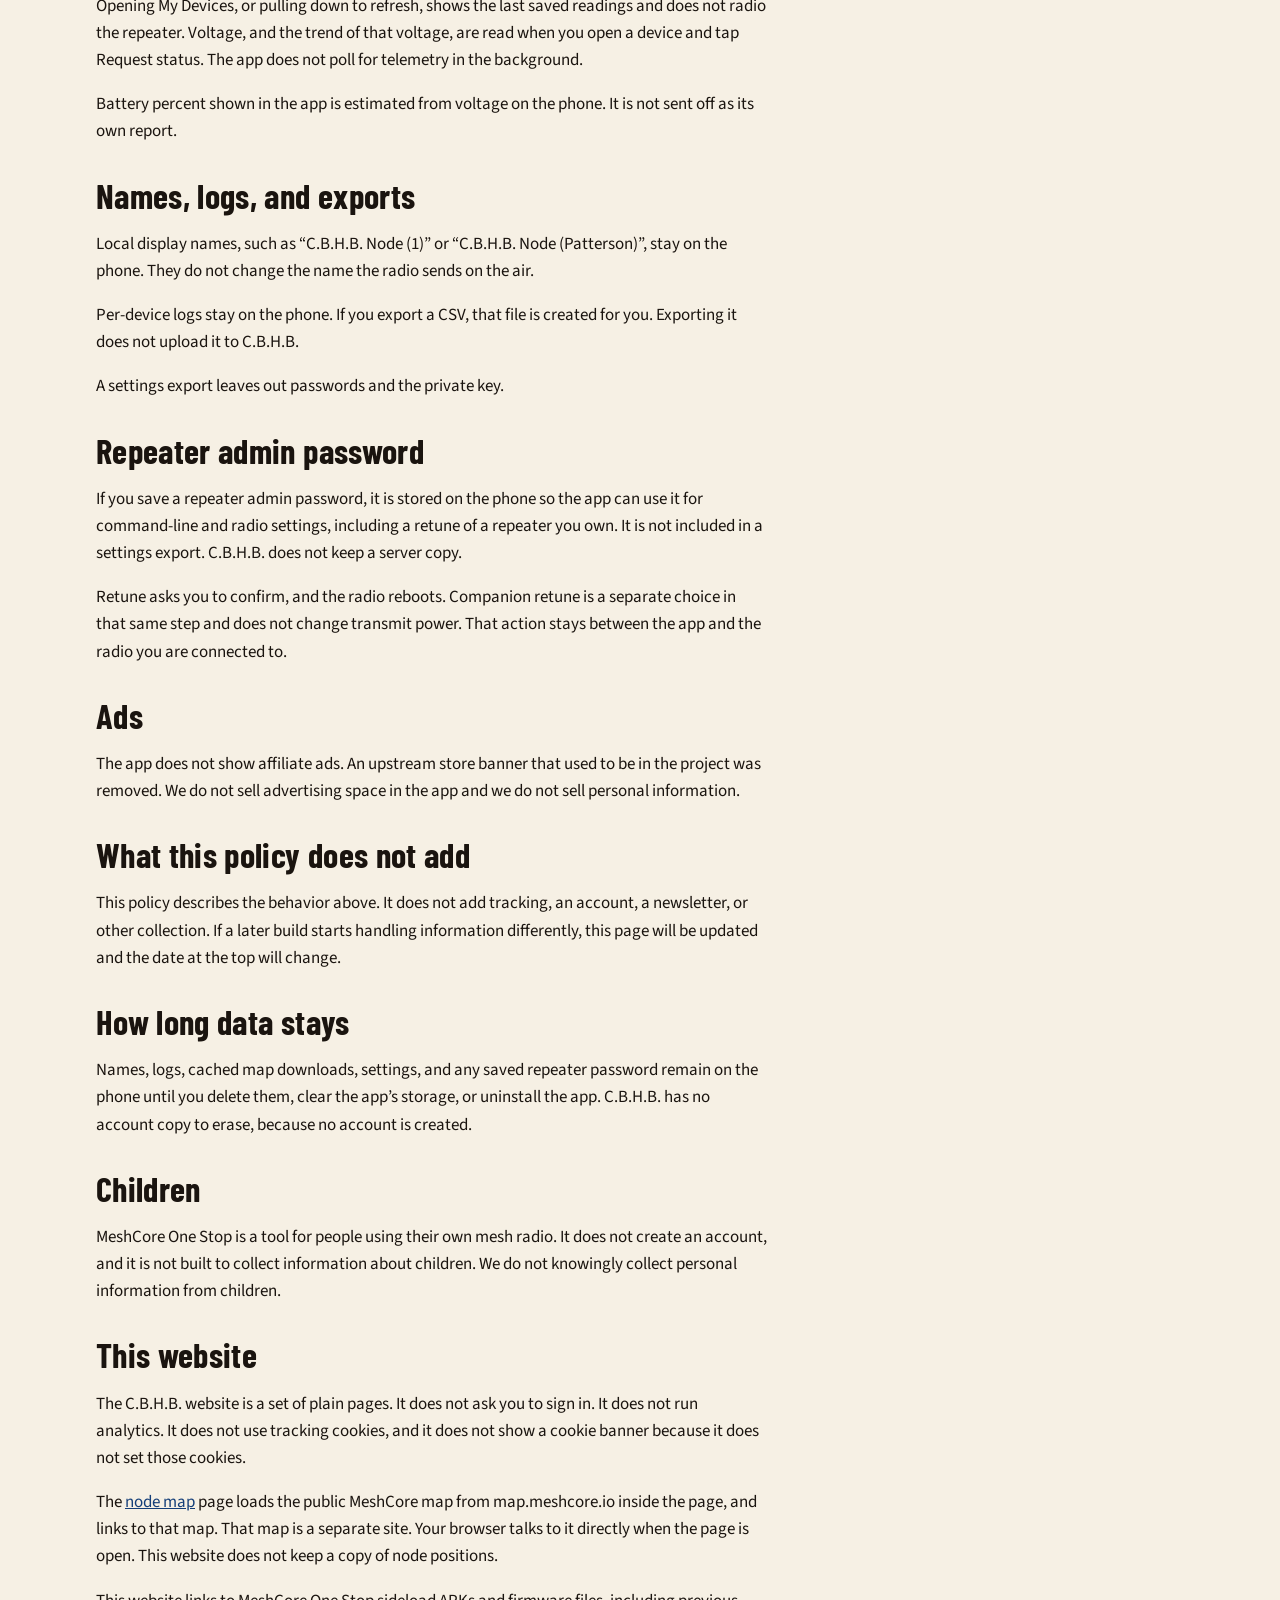
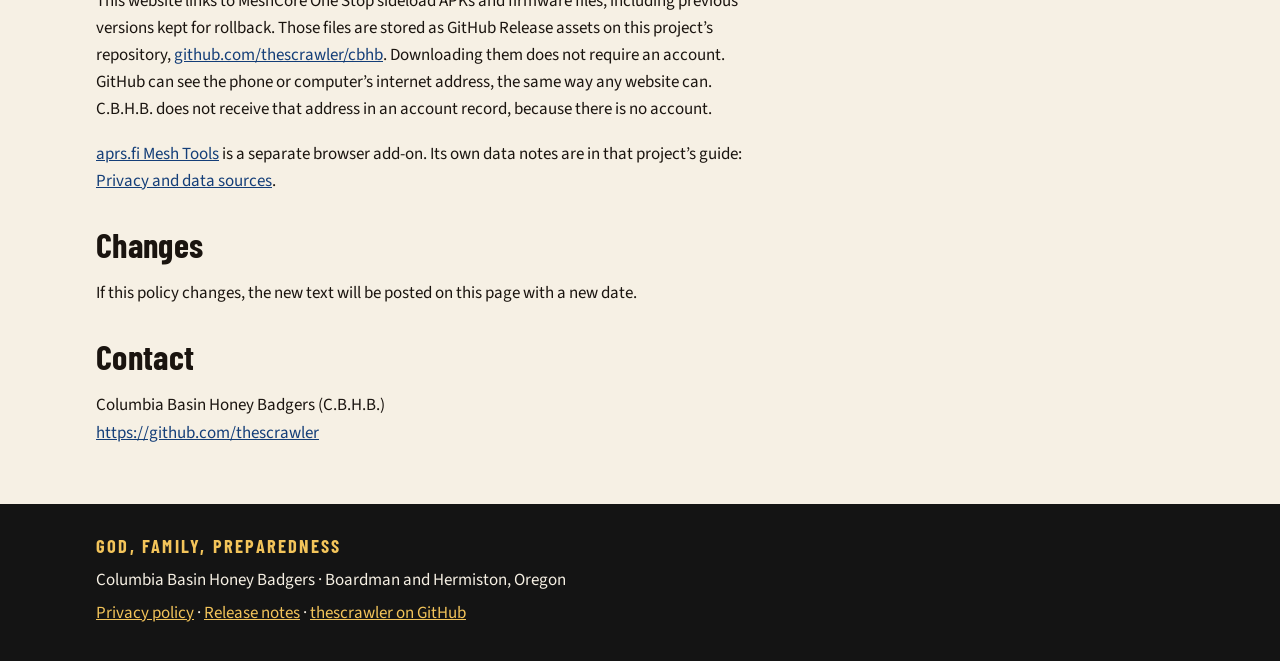
<file: privacy.html>
<!DOCTYPE html>
<html lang="en">
<head>
  <meta charset="utf-8">
  <meta name="viewport" content="width=device-width, initial-scale=1">
  <title>Privacy policy · C.B.H.B.</title>
  <meta name="description" content="Privacy policy for MeshCore One Stop, the C.B.H.B. Android app. No account. Radio messages stay on the mesh. Map feeds are cached on the phone.">
  <meta name="theme-color" content="#141414">
  <link rel="icon" href="assets/favicon-32.png" type="image/png" sizes="32x32">
  <link rel="apple-touch-icon" href="assets/apple-touch-icon.png">
  <link rel="stylesheet" href="css/site.css">
</head>
<body>
  <a class="skip" href="#content">Skip to content</a>
  <header class="site-header">
    <p class="motto-bar">God, Family, Preparedness</p>
    <div class="wrap header-row">
      <a class="brand" href="index.html">
        <img src="assets/cbhb-logo.jpg" width="64" height="64" alt="">
        <span class="brand-text">
          <span class="brand-name">C.B.H.B.</span>
          <span class="brand-full">Columbia Basin Honey Badgers</span>
        </span>
      </a>
      <nav class="nav" aria-label="Pages">
        <a href="index.html">Home</a>
        <a href="become-a-tester.html">Tester</a>
        <a href="meshcore-one-stop.html">One Stop</a>
        <a href="firmware.html">Firmware</a>
        <a href="nodes.html">Nodes</a>
        <a href="mesh-tools.html">Mesh Tools</a>
        <a href="guides/index.html">Guides</a>
      </nav>
    </div>
  </header>

  <main id="content" class="wrap">
    <article class="prose">
      <p class="eyebrow">MeshCore One Stop</p>
      <h1>Privacy policy</h1>
      <p>Last updated November 13, 2026. This policy matches the current build of the app, sideload version 99.1.7, package <strong>com.cbhb.meshcoreonestop</strong>.</p>
      <p>MeshCore One Stop is published for the Columbia Basin Honey Badgers (C.B.H.B.). Questions go to <a href="https://github.com/thescrawler">github.com/thescrawler</a>.</p>

      <h2>The short version</h2>
      <p>The app does not ask you to create an account. It talks to your MeshCore radio over Bluetooth, USB, or TCP. Your messages stay on the mesh through that radio. They are not sent to a C.B.H.B. server.</p>
      <p>Map layers can download public feeds and keep the last good download on the phone. Names you set in My Devices, device logs, settings, and a repeater password you choose to save stay on the phone. The app has no affiliate ads.</p>

      <h2>No account</h2>
      <p>There is no sign-in, no C.B.H.B. user account, and no account database. We do not ask for your name, email address, or phone number inside the app.</p>

      <h2>Your radio and your messages</h2>
      <p>The app connects to the radio you pair or address yourself:</p>
      <ul class="plain">
        <li>Bluetooth</li>
        <li>USB</li>
        <li>TCP</li>
      </ul>
      <p>Chat and other off-grid messages go through that connection onto the mesh. C.B.H.B. does not receive a copy. If the phone is not connected to the radio that way, the app is not carrying those messages.</p>

      <h2>Map layers and public feeds</h2>
      <p>Map and status layers are separate from mesh chat. They can download public feeds:</p>
      <ul class="plain">
        <li>MeshCore nodes</li>
        <li>Meshtastic nodes</li>
        <li>FT8, when you ask for it (on demand, not by itself)</li>
        <li>Winlink reports sent from WINLINK to APWL2K</li>
      </ul>
      <p>The phone stores the last good download of those feeds so you can open it again. Those are other people’s public radio reports, not a private profile of you.</p>
      <p>When the phone downloads a public feed, that site can see the phone’s internet address, the same way any website can. C.B.H.B. does not receive that address in an account record, because there is no account.</p>

      <h2>My Devices and telemetry</h2>
      <p>Opening My Devices, or pulling down to refresh, shows the last saved readings and does not radio the repeater. Voltage, and the trend of that voltage, are read when you open a device and tap Request status. The app does not poll for telemetry in the background.</p>
      <p>Battery percent shown in the app is estimated from voltage on the phone. It is not sent off as its own report.</p>

      <h2>Names, logs, and exports</h2>
      <p>Local display names, such as “C.B.H.B. Node (1)” or “C.B.H.B. Node (Patterson)”, stay on the phone. They do not change the name the radio sends on the air.</p>
      <p>Per-device logs stay on the phone. If you export a CSV, that file is created for you. Exporting it does not upload it to C.B.H.B.</p>
      <p>A settings export leaves out passwords and the private key.</p>

      <h2>Repeater admin password</h2>
      <p>If you save a repeater admin password, it is stored on the phone so the app can use it for command-line and radio settings, including a retune of a repeater you own. It is not included in a settings export. C.B.H.B. does not keep a server copy.</p>
      <p>Retune asks you to confirm, and the radio reboots. Companion retune is a separate choice in that same step and does not change transmit power. That action stays between the app and the radio you are connected to.</p>

      <h2>Ads</h2>
      <p>The app does not show affiliate ads. An upstream store banner that used to be in the project was removed. We do not sell advertising space in the app and we do not sell personal information.</p>

      <h2>What this policy does not add</h2>
      <p>This policy describes the behavior above. It does not add tracking, an account, a newsletter, or other collection. If a later build starts handling information differently, this page will be updated and the date at the top will change.</p>

      <h2>How long data stays</h2>
      <p>Names, logs, cached map downloads, settings, and any saved repeater password remain on the phone until you delete them, clear the app’s storage, or uninstall the app. C.B.H.B. has no account copy to erase, because no account is created.</p>

      <h2>Children</h2>
      <p>MeshCore One Stop is a tool for people using their own mesh radio. It does not create an account, and it is not built to collect information about children. We do not knowingly collect personal information from children.</p>

      <h2>This website</h2>
      <p>The C.B.H.B. website is a set of plain pages. It does not ask you to sign in. It does not run analytics. It does not use tracking cookies, and it does not show a cookie banner because it does not set those cookies.</p>
      <p>The <a href="nodes.html">node map</a> page loads the public MeshCore map from map.meshcore.io inside the page, and links to that map. That map is a separate site. Your browser talks to it directly when the page is open. This website does not keep a copy of node positions.</p>
      <p>This website links to MeshCore One Stop sideload APKs and firmware files, including previous versions kept for rollback. Those files are stored as GitHub Release assets on this project’s repository, <a href="https://github.com/thescrawler/cbhb/releases">github.com/thescrawler/cbhb</a>. Downloading them does not require an account. GitHub can see the phone or computer’s internet address, the same way any website can. C.B.H.B. does not receive that address in an account record, because there is no account.</p>
      <p><a href="mesh-tools.html">aprs.fi Mesh Tools</a> is a separate browser add-on. Its own data notes are in that project’s guide: <a href="https://github.com/thescrawler/aprsfi-mesh-tools/blob/main/docs/Privacy-and-Data-Sources.md">Privacy and data sources</a>.</p>

      <h2>Changes</h2>
      <p>If this policy changes, the new text will be posted on this page with a new date.</p>

      <h2>Contact</h2>
      <p>Columbia Basin Honey Badgers (C.B.H.B.)<br>
      <a href="https://github.com/thescrawler">https://github.com/thescrawler</a></p>
    </article>
  </main>

  <footer class="site-footer">
    <div class="wrap">
      <p class="footer-motto">God, Family, Preparedness</p>
      <p>Columbia Basin Honey Badgers · Boardman and Hermiston, Oregon</p>
      <p><a href="privacy.html">Privacy policy</a> · <a href="release-notes.html">Release notes</a> · <a href="https://github.com/thescrawler">thescrawler on GitHub</a></p>
    </div>
  </footer>
</body>
</html>
</file>
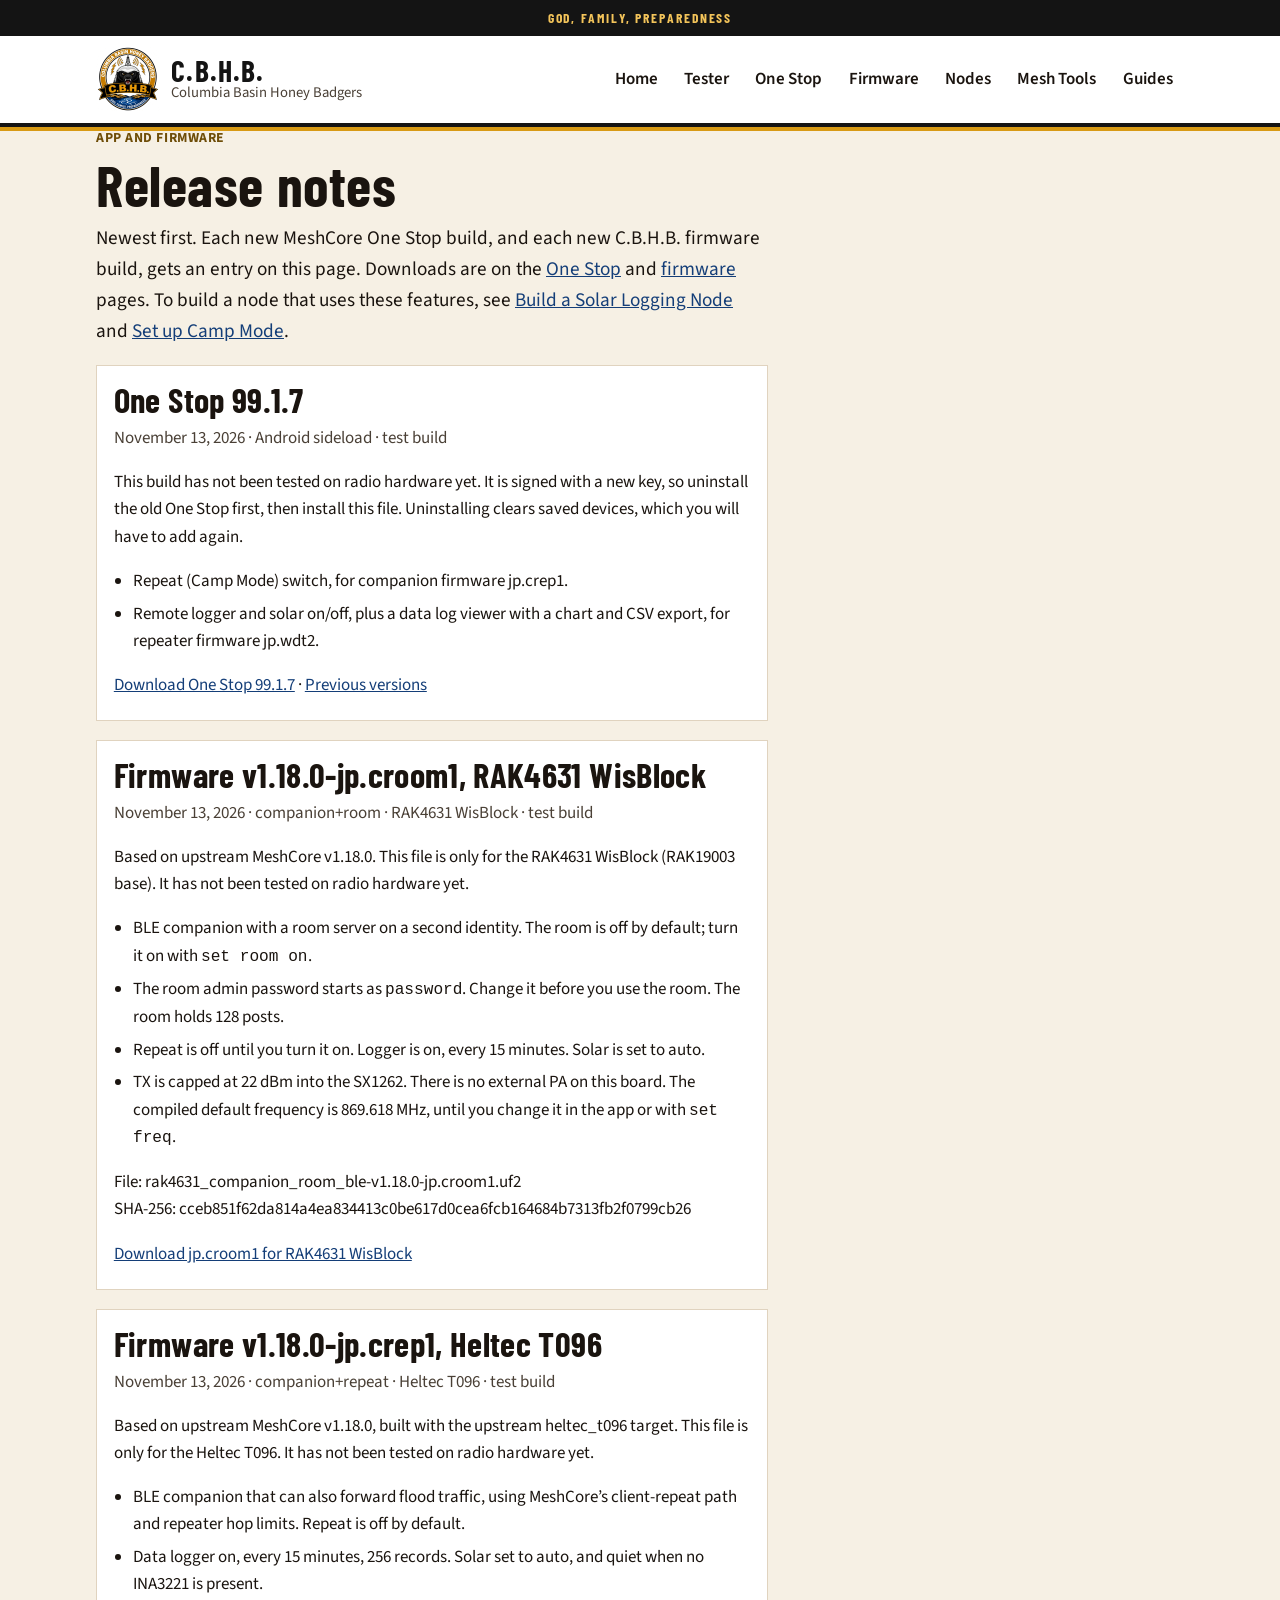
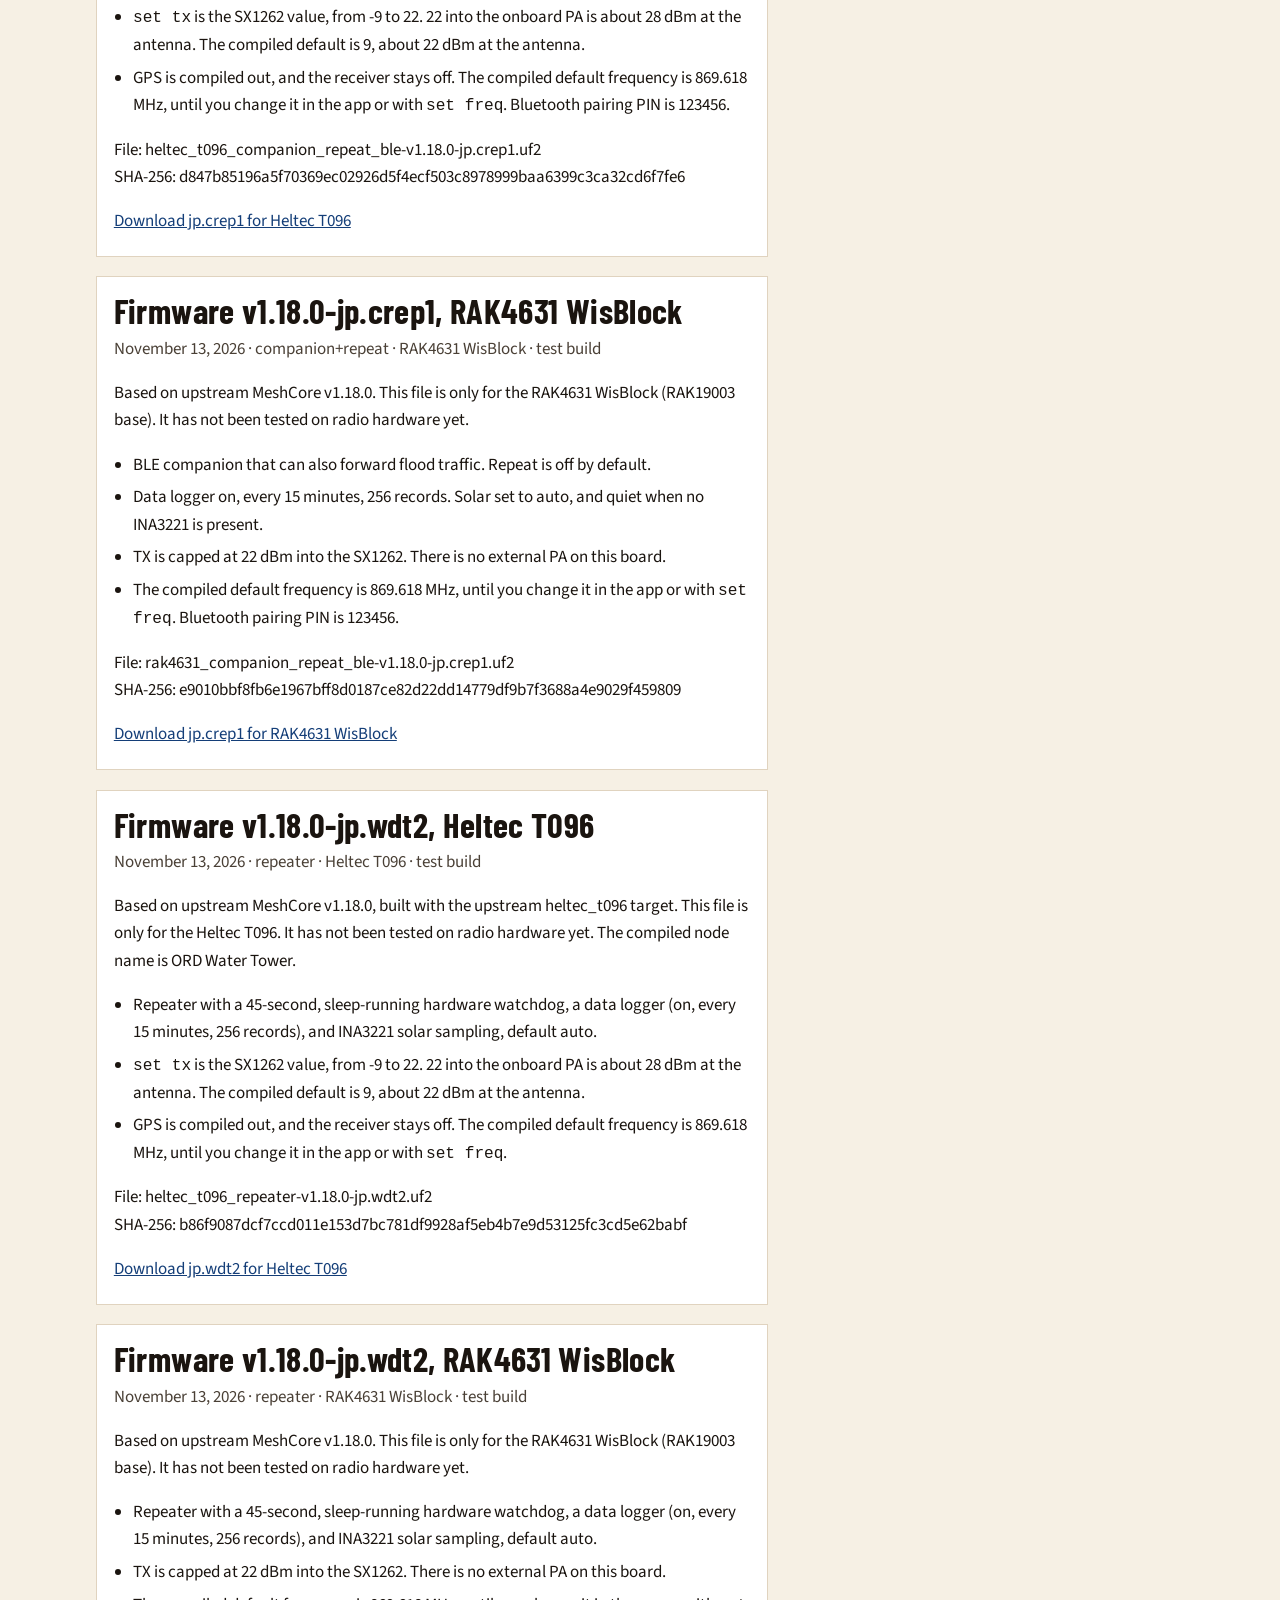
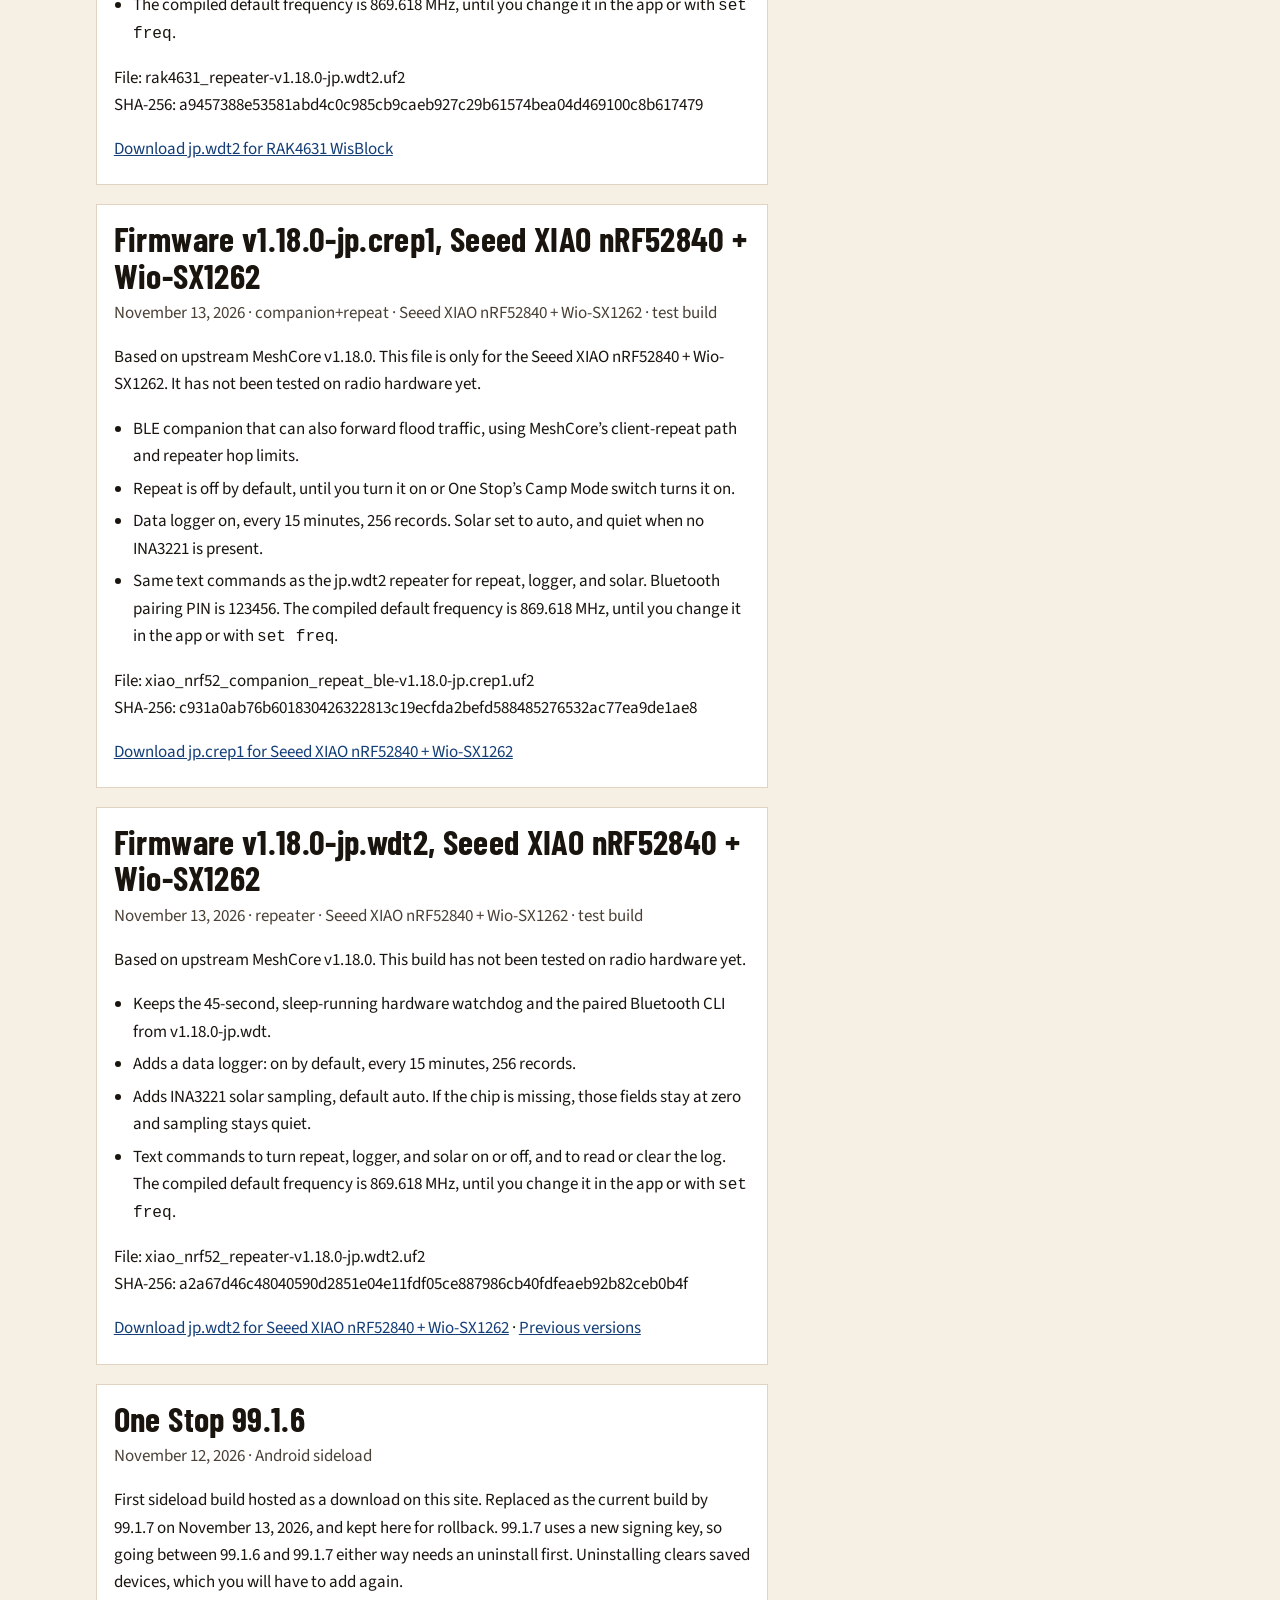
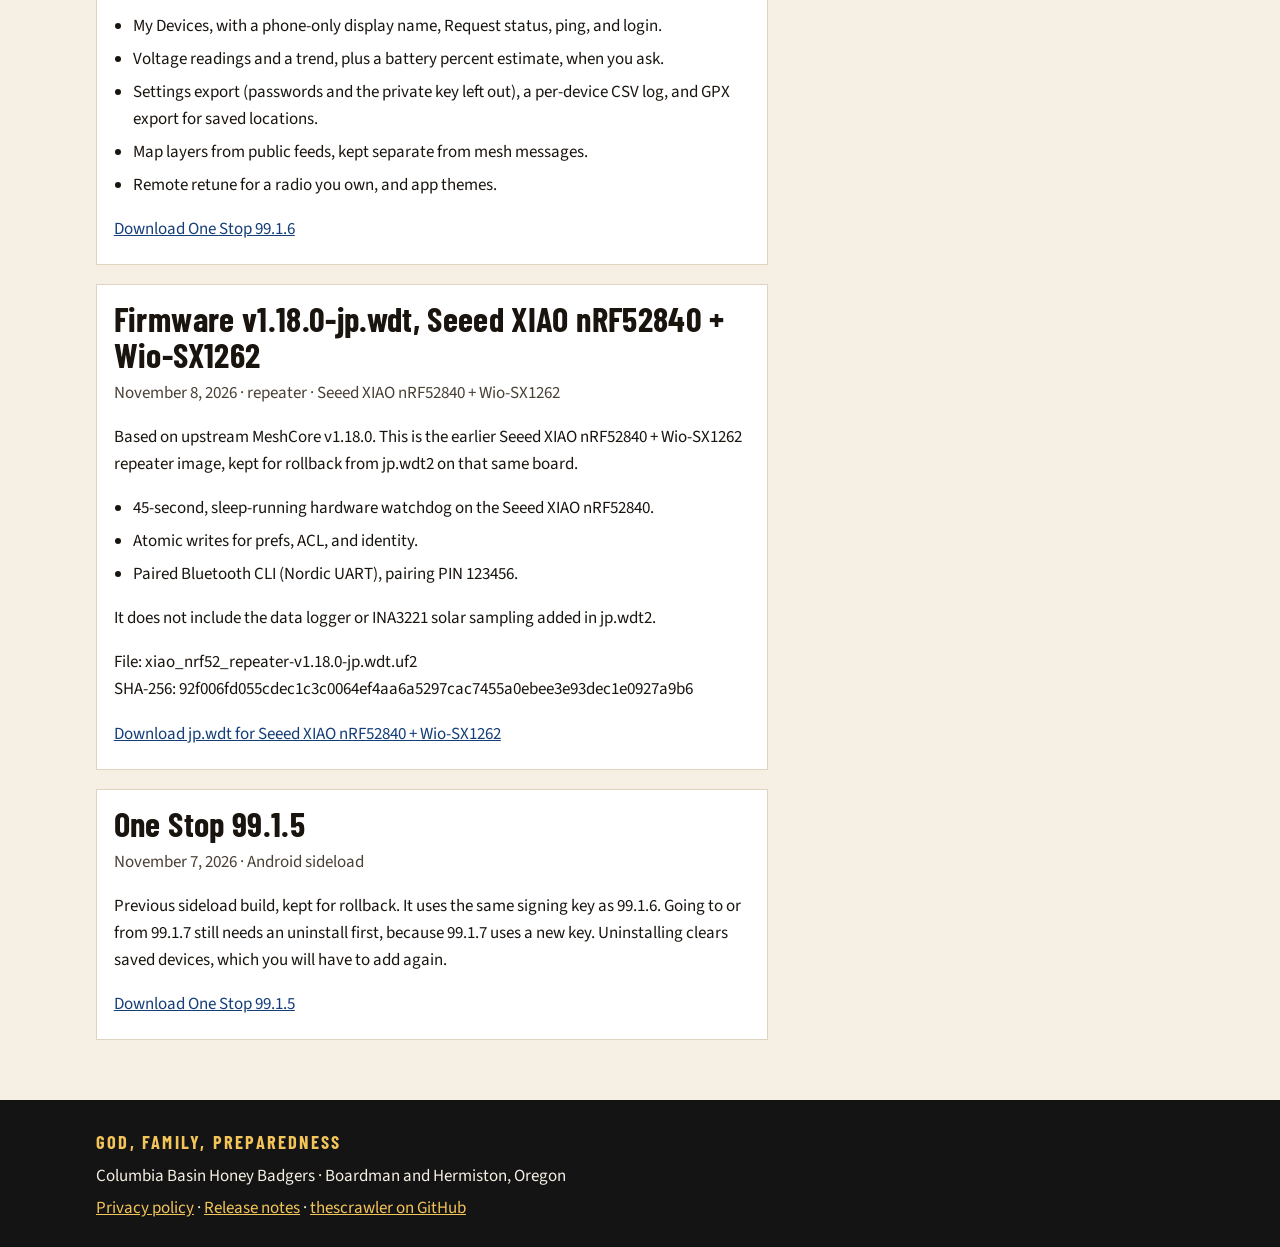
<file: release-notes.html>
<!DOCTYPE html>
<html lang="en">
<head>
  <meta charset="utf-8">
  <meta name="viewport" content="width=device-width, initial-scale=1">
  <title>Release notes · C.B.H.B.</title>
  <meta name="description" content="Release notes for MeshCore One Stop and C.B.H.B. MeshCore firmware, newest first. Each new app or firmware build gets an entry here.">
  <meta name="theme-color" content="#141414">
  <link rel="icon" href="assets/favicon-32.png" type="image/png" sizes="32x32">
  <link rel="apple-touch-icon" href="assets/apple-touch-icon.png">
  <link rel="stylesheet" href="css/site.css">
</head>
<body>
  <a class="skip" href="#content">Skip to content</a>
  <header class="site-header">
    <p class="motto-bar">God, Family, Preparedness</p>
    <div class="wrap header-row">
      <a class="brand" href="index.html">
        <img src="assets/cbhb-logo.jpg" width="64" height="64" alt="">
        <span class="brand-text">
          <span class="brand-name">C.B.H.B.</span>
          <span class="brand-full">Columbia Basin Honey Badgers</span>
        </span>
      </a>
      <nav class="nav" aria-label="Pages">
        <a href="index.html">Home</a>
        <a href="become-a-tester.html">Tester</a>
        <a href="meshcore-one-stop.html">One Stop</a>
        <a href="firmware.html">Firmware</a>
        <a href="nodes.html">Nodes</a>
        <a href="mesh-tools.html">Mesh Tools</a>
        <a href="guides/index.html">Guides</a>
      </nav>
    </div>
  </header>

  <main id="content" class="wrap">
    <article class="prose">
      <p class="eyebrow">App and firmware</p>
      <h1>Release notes</h1>
      <p class="lede">Newest first. Each new MeshCore One Stop build, and each new C.B.H.B. firmware build, gets an entry on this page. Downloads are on the <a href="meshcore-one-stop.html">One Stop</a> and <a href="firmware.html">firmware</a> pages. To build a node that uses these features, see <a href="guides/build-solar-logging-node.html">Build a Solar Logging Node</a> and <a href="guides/set-up-camp-mode.html">Set up Camp Mode</a>.</p>

      <section class="release" id="one-stop-99-1-7">
        <h2>One Stop 99.1.7</h2>
        <p class="meta">November 13, 2026 · Android sideload · test build</p>
        <p>This build has not been tested on radio hardware yet. It is signed with a new key, so uninstall the old One Stop first, then install this file. Uninstalling clears saved devices, which you will have to add again.</p>
        <ul class="plain">
          <li>Repeat (Camp Mode) switch, for companion firmware jp.crep1.</li>
          <li>Remote logger and solar on/off, plus a data log viewer with a chart and CSV export, for repeater firmware jp.wdt2.</li>
        </ul>
        <p><a href="https://github.com/thescrawler/cbhb/releases/download/onestop-v99.1.7/MeshCore-One-Stop-99.1.7.apk">Download One Stop 99.1.7</a> · <a href="meshcore-one-stop.html#previous-versions">Previous versions</a></p>
      </section>

      <section class="release" id="firmware-jp-croom1">
        <h2>Firmware v1.18.0-jp.croom1, RAK4631 WisBlock</h2>
        <p class="meta">November 13, 2026 · companion+room · RAK4631 WisBlock · test build</p>
        <p>Based on upstream MeshCore v1.18.0. This file is only for the RAK4631 WisBlock (RAK19003 base). It has not been tested on radio hardware yet.</p>
        <ul class="plain">
          <li>BLE companion with a room server on a second identity. The room is off by default; turn it on with <code>set room on</code>.</li>
          <li>The room admin password starts as <code>password</code>. Change it before you use the room. The room holds 128 posts.</li>
          <li>Repeat is off until you turn it on. Logger is on, every 15 minutes. Solar is set to auto.</li>
          <li>TX is capped at 22 dBm into the SX1262. There is no external PA on this board. The compiled default frequency is 869.618 MHz, until you change it in the app or with <code>set freq</code>.</li>
        </ul>
        <p>File: rak4631_companion_room_ble-v1.18.0-jp.croom1.uf2<br>SHA-256: cceb851f62da814a4ea834413c0be617d0cea6fcb164684b7313fb2f0799cb26</p>
        <p><a href="https://github.com/thescrawler/cbhb/releases/download/fw-v1.18.0-jp.croom1/rak4631_companion_room_ble-v1.18.0-jp.croom1.uf2">Download jp.croom1 for RAK4631 WisBlock</a></p>
      </section>

      <section class="release" id="firmware-jp-crep1-t096">
        <h2>Firmware v1.18.0-jp.crep1, Heltec T096</h2>
        <p class="meta">November 13, 2026 · companion+repeat · Heltec T096 · test build</p>
        <p>Based on upstream MeshCore v1.18.0, built with the upstream heltec_t096 target. This file is only for the Heltec T096. It has not been tested on radio hardware yet.</p>
        <ul class="plain">
          <li>BLE companion that can also forward flood traffic, using MeshCore’s client-repeat path and repeater hop limits. Repeat is off by default.</li>
          <li>Data logger on, every 15 minutes, 256 records. Solar set to auto, and quiet when no INA3221 is present.</li>
          <li><code>set tx</code> is the SX1262 value, from -9 to 22. 22 into the onboard PA is about 28 dBm at the antenna. The compiled default is 9, about 22 dBm at the antenna.</li>
          <li>GPS is compiled out, and the receiver stays off. The compiled default frequency is 869.618 MHz, until you change it in the app or with <code>set freq</code>. Bluetooth pairing PIN is 123456.</li>
        </ul>
        <p>File: heltec_t096_companion_repeat_ble-v1.18.0-jp.crep1.uf2<br>SHA-256: d847b85196a5f70369ec02926d5f4ecf503c8978999baa6399c3ca32cd6f7fe6</p>
        <p><a href="https://github.com/thescrawler/cbhb/releases/download/fw-v1.18.0-jp.crep1/heltec_t096_companion_repeat_ble-v1.18.0-jp.crep1.uf2">Download jp.crep1 for Heltec T096</a></p>
      </section>

      <section class="release" id="firmware-jp-crep1-rak">
        <h2>Firmware v1.18.0-jp.crep1, RAK4631 WisBlock</h2>
        <p class="meta">November 13, 2026 · companion+repeat · RAK4631 WisBlock · test build</p>
        <p>Based on upstream MeshCore v1.18.0. This file is only for the RAK4631 WisBlock (RAK19003 base). It has not been tested on radio hardware yet.</p>
        <ul class="plain">
          <li>BLE companion that can also forward flood traffic. Repeat is off by default.</li>
          <li>Data logger on, every 15 minutes, 256 records. Solar set to auto, and quiet when no INA3221 is present.</li>
          <li>TX is capped at 22 dBm into the SX1262. There is no external PA on this board.</li>
          <li>The compiled default frequency is 869.618 MHz, until you change it in the app or with <code>set freq</code>. Bluetooth pairing PIN is 123456.</li>
        </ul>
        <p>File: rak4631_companion_repeat_ble-v1.18.0-jp.crep1.uf2<br>SHA-256: e9010bbf8fb6e1967bff8d0187ce82d22dd14779df9b7f3688a4e9029f459809</p>
        <p><a href="https://github.com/thescrawler/cbhb/releases/download/fw-v1.18.0-jp.crep1/rak4631_companion_repeat_ble-v1.18.0-jp.crep1.uf2">Download jp.crep1 for RAK4631 WisBlock</a></p>
      </section>

      <section class="release" id="firmware-jp-wdt2-t096">
        <h2>Firmware v1.18.0-jp.wdt2, Heltec T096</h2>
        <p class="meta">November 13, 2026 · repeater · Heltec T096 · test build</p>
        <p>Based on upstream MeshCore v1.18.0, built with the upstream heltec_t096 target. This file is only for the Heltec T096. It has not been tested on radio hardware yet. The compiled node name is ORD Water Tower.</p>
        <ul class="plain">
          <li>Repeater with a 45-second, sleep-running hardware watchdog, a data logger (on, every 15 minutes, 256 records), and INA3221 solar sampling, default auto.</li>
          <li><code>set tx</code> is the SX1262 value, from -9 to 22. 22 into the onboard PA is about 28 dBm at the antenna. The compiled default is 9, about 22 dBm at the antenna.</li>
          <li>GPS is compiled out, and the receiver stays off. The compiled default frequency is 869.618 MHz, until you change it in the app or with <code>set freq</code>.</li>
        </ul>
        <p>File: heltec_t096_repeater-v1.18.0-jp.wdt2.uf2<br>SHA-256: b86f9087dcf7ccd011e153d7bc781df9928af5eb4b7e9d53125fc3cd5e62babf</p>
        <p><a href="https://github.com/thescrawler/cbhb/releases/download/fw-v1.18.0-jp.wdt2/heltec_t096_repeater-v1.18.0-jp.wdt2.uf2">Download jp.wdt2 for Heltec T096</a></p>
      </section>

      <section class="release" id="firmware-jp-wdt2-rak">
        <h2>Firmware v1.18.0-jp.wdt2, RAK4631 WisBlock</h2>
        <p class="meta">November 13, 2026 · repeater · RAK4631 WisBlock · test build</p>
        <p>Based on upstream MeshCore v1.18.0. This file is only for the RAK4631 WisBlock (RAK19003 base). It has not been tested on radio hardware yet.</p>
        <ul class="plain">
          <li>Repeater with a 45-second, sleep-running hardware watchdog, a data logger (on, every 15 minutes, 256 records), and INA3221 solar sampling, default auto.</li>
          <li>TX is capped at 22 dBm into the SX1262. There is no external PA on this board.</li>
          <li>The compiled default frequency is 869.618 MHz, until you change it in the app or with <code>set freq</code>.</li>
        </ul>
        <p>File: rak4631_repeater-v1.18.0-jp.wdt2.uf2<br>SHA-256: a9457388e53581abd4c0c985cb9caeb927c29b61574bea04d469100c8b617479</p>
        <p><a href="https://github.com/thescrawler/cbhb/releases/download/fw-v1.18.0-jp.wdt2/rak4631_repeater-v1.18.0-jp.wdt2.uf2">Download jp.wdt2 for RAK4631 WisBlock</a></p>
      </section>

      <section class="release" id="firmware-jp-crep1">
        <h2>Firmware v1.18.0-jp.crep1, Seeed XIAO nRF52840 + Wio-SX1262</h2>
        <p class="meta">November 13, 2026 · companion+repeat · Seeed XIAO nRF52840 + Wio-SX1262 · test build</p>
        <p>Based on upstream MeshCore v1.18.0. This file is only for the Seeed XIAO nRF52840 + Wio-SX1262. It has not been tested on radio hardware yet.</p>
        <ul class="plain">
          <li>BLE companion that can also forward flood traffic, using MeshCore’s client-repeat path and repeater hop limits.</li>
          <li>Repeat is off by default, until you turn it on or One Stop’s Camp Mode switch turns it on.</li>
          <li>Data logger on, every 15 minutes, 256 records. Solar set to auto, and quiet when no INA3221 is present.</li>
          <li>Same text commands as the jp.wdt2 repeater for repeat, logger, and solar. Bluetooth pairing PIN is 123456. The compiled default frequency is 869.618 MHz, until you change it in the app or with <code>set freq</code>.</li>
        </ul>
        <p>File: xiao_nrf52_companion_repeat_ble-v1.18.0-jp.crep1.uf2<br>SHA-256: c931a0ab76b601830426322813c19ecfda2befd588485276532ac77ea9de1ae8</p>
        <p><a href="https://github.com/thescrawler/cbhb/releases/download/fw-v1.18.0-jp.crep1/xiao_nrf52_companion_repeat_ble-v1.18.0-jp.crep1.uf2">Download jp.crep1 for Seeed XIAO nRF52840 + Wio-SX1262</a></p>
      </section>

      <section class="release" id="firmware-jp-wdt2">
        <h2>Firmware v1.18.0-jp.wdt2, Seeed XIAO nRF52840 + Wio-SX1262</h2>
        <p class="meta">November 13, 2026 · repeater · Seeed XIAO nRF52840 + Wio-SX1262 · test build</p>
        <p>Based on upstream MeshCore v1.18.0. This build has not been tested on radio hardware yet.</p>
        <ul class="plain">
          <li>Keeps the 45-second, sleep-running hardware watchdog and the paired Bluetooth CLI from v1.18.0-jp.wdt.</li>
          <li>Adds a data logger: on by default, every 15 minutes, 256 records.</li>
          <li>Adds INA3221 solar sampling, default auto. If the chip is missing, those fields stay at zero and sampling stays quiet.</li>
          <li>Text commands to turn repeat, logger, and solar on or off, and to read or clear the log. The compiled default frequency is 869.618 MHz, until you change it in the app or with <code>set freq</code>.</li>
        </ul>
        <p>File: xiao_nrf52_repeater-v1.18.0-jp.wdt2.uf2<br>SHA-256: a2a67d46c48040590d2851e04e11fdf05ce887986cb40fdfeaeb92b82ceb0b4f</p>
        <p><a href="https://github.com/thescrawler/cbhb/releases/download/fw-v1.18.0-jp.wdt2/xiao_nrf52_repeater-v1.18.0-jp.wdt2.uf2">Download jp.wdt2 for Seeed XIAO nRF52840 + Wio-SX1262</a> · <a href="firmware.html#previous-versions">Previous versions</a></p>
      </section>

      <section class="release" id="one-stop-99-1-6">
        <h2>One Stop 99.1.6</h2>
        <p class="meta">November 12, 2026 · Android sideload</p>
        <p>First sideload build hosted as a download on this site. Replaced as the current build by 99.1.7 on November 13, 2026, and kept here for rollback. 99.1.7 uses a new signing key, so going between 99.1.6 and 99.1.7 either way needs an uninstall first. Uninstalling clears saved devices, which you will have to add again.</p>
        <ul class="plain">
          <li>My Devices, with a phone-only display name, Request status, ping, and login.</li>
          <li>Voltage readings and a trend, plus a battery percent estimate, when you ask.</li>
          <li>Settings export (passwords and the private key left out), a per-device CSV log, and GPX export for saved locations.</li>
          <li>Map layers from public feeds, kept separate from mesh messages.</li>
          <li>Remote retune for a radio you own, and app themes.</li>
        </ul>
        <p><a href="https://github.com/thescrawler/cbhb/releases/download/onestop-v99.1.6/MeshCore-One-Stop-99.1.6.apk">Download One Stop 99.1.6</a></p>
      </section>

      <section class="release" id="firmware-jp-wdt">
        <h2>Firmware v1.18.0-jp.wdt, Seeed XIAO nRF52840 + Wio-SX1262</h2>
        <p class="meta">November 8, 2026 · repeater · Seeed XIAO nRF52840 + Wio-SX1262</p>
        <p>Based on upstream MeshCore v1.18.0. This is the earlier Seeed XIAO nRF52840 + Wio-SX1262 repeater image, kept for rollback from jp.wdt2 on that same board.</p>
        <ul class="plain">
          <li>45-second, sleep-running hardware watchdog on the Seeed XIAO nRF52840.</li>
          <li>Atomic writes for prefs, ACL, and identity.</li>
          <li>Paired Bluetooth CLI (Nordic UART), pairing PIN 123456.</li>
        </ul>
        <p>It does not include the data logger or INA3221 solar sampling added in jp.wdt2.</p>
        <p>File: xiao_nrf52_repeater-v1.18.0-jp.wdt.uf2<br>SHA-256: 92f006fd055cdec1c3c0064ef4aa6a5297cac7455a0ebee3e93dec1e0927a9b6</p>
        <p><a href="https://github.com/thescrawler/cbhb/releases/download/fw-v1.18.0-jp.wdt/xiao_nrf52_repeater-v1.18.0-jp.wdt.uf2">Download jp.wdt for Seeed XIAO nRF52840 + Wio-SX1262</a></p>
      </section>

      <section class="release" id="one-stop-99-1-5">
        <h2>One Stop 99.1.5</h2>
        <p class="meta">November 7, 2026 · Android sideload</p>
        <p>Previous sideload build, kept for rollback. It uses the same signing key as 99.1.6. Going to or from 99.1.7 still needs an uninstall first, because 99.1.7 uses a new key. Uninstalling clears saved devices, which you will have to add again.</p>
        <p><a href="https://github.com/thescrawler/cbhb/releases/download/onestop-v99.1.5/MeshCore-One-Stop-99.1.5.apk">Download One Stop 99.1.5</a></p>
      </section>
    </article>
  </main>

  <footer class="site-footer">
    <div class="wrap">
      <p class="footer-motto">God, Family, Preparedness</p>
      <p>Columbia Basin Honey Badgers · Boardman and Hermiston, Oregon</p>
      <p><a href="privacy.html">Privacy policy</a> · <a href="release-notes.html">Release notes</a> · <a href="https://github.com/thescrawler">thescrawler on GitHub</a></p>
    </div>
  </footer>
</body>
</html>
</file>
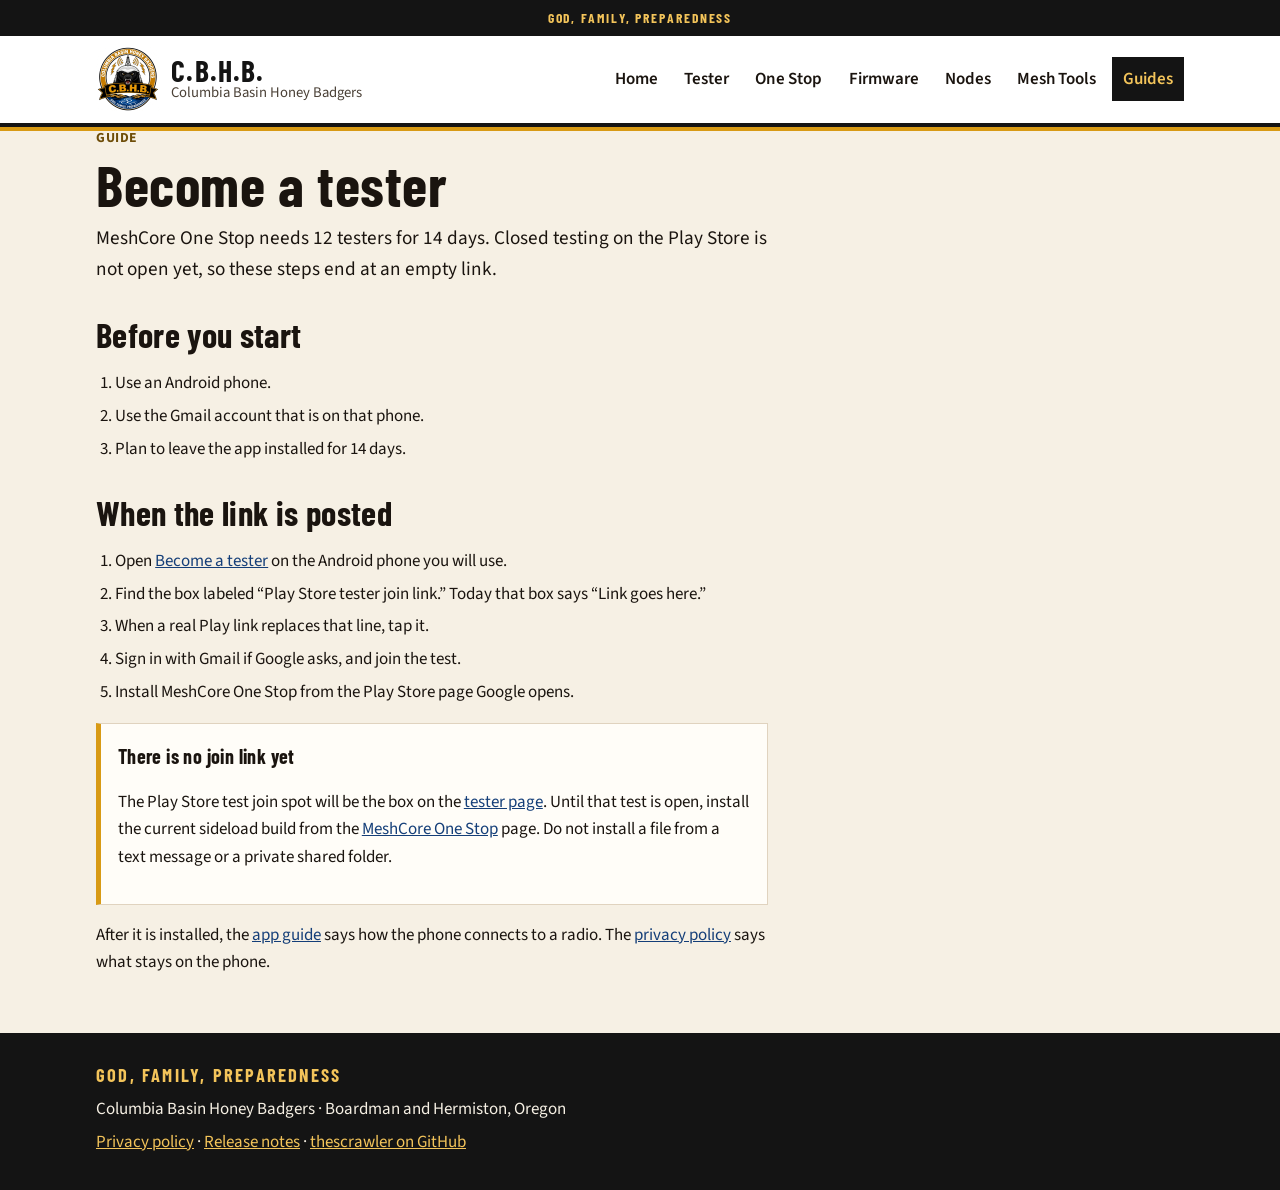
<file: guides/become-a-tester.html>
<!DOCTYPE html>
<html lang="en">
<head>
  <meta charset="utf-8">
  <meta name="viewport" content="width=device-width, initial-scale=1">
  <title>How to join the test · C.B.H.B.</title>
  <meta name="description" content="How to join the MeshCore One Stop closed test once the Play Store link is posted. You need Gmail and an Android phone. The link is not live yet.">
  <meta name="theme-color" content="#141414">
  <link rel="icon" href="../assets/favicon-32.png" type="image/png" sizes="32x32">
  <link rel="apple-touch-icon" href="../assets/apple-touch-icon.png">
  <link rel="stylesheet" href="../css/site.css">
</head>
<body>
  <a class="skip" href="#content">Skip to content</a>
  <header class="site-header">
    <p class="motto-bar">God, Family, Preparedness</p>
    <div class="wrap header-row">
      <a class="brand" href="../index.html">
        <img src="../assets/cbhb-logo.jpg" width="64" height="64" alt="">
        <span class="brand-text">
          <span class="brand-name">C.B.H.B.</span>
          <span class="brand-full">Columbia Basin Honey Badgers</span>
        </span>
      </a>
      <nav class="nav" aria-label="Pages">
        <a href="../index.html">Home</a>
        <a href="../become-a-tester.html">Tester</a>
        <a href="../meshcore-one-stop.html">One Stop</a>
        <a href="../firmware.html">Firmware</a>
        <a href="../nodes.html">Nodes</a>
        <a href="../mesh-tools.html">Mesh Tools</a>
        <a href="index.html" aria-current="page">Guides</a>
      </nav>
    </div>
  </header>

  <main id="content" class="wrap">
    <article class="prose">
      <p class="eyebrow">Guide</p>
      <h1>Become a tester</h1>
      <p class="lede">MeshCore One Stop needs 12 testers for 14 days. Closed testing on the Play Store is not open yet, so these steps end at an empty link.</p>

      <h2>Before you start</h2>
      <ol class="steps">
        <li>Use an Android phone.</li>
        <li>Use the Gmail account that is on that phone.</li>
        <li>Plan to leave the app installed for 14 days.</li>
      </ol>

      <h2>When the link is posted</h2>
      <ol class="steps">
        <li>Open <a href="../become-a-tester.html">Become a tester</a> on the Android phone you will use.</li>
        <li>Find the box labeled “Play Store tester join link.” Today that box says “Link goes here.”</li>
        <li>When a real Play link replaces that line, tap it.</li>
        <li>Sign in with Gmail if Google asks, and join the test.</li>
        <li>Install MeshCore One Stop from the Play Store page Google opens.</li>
      </ol>

      <div class="note">
        <strong class="lead-in">There is no join link yet</strong>
        <p>The Play Store test join spot will be the box on the <a href="../become-a-tester.html">tester page</a>. Until that test is open, install the current sideload build from the <a href="../meshcore-one-stop.html">MeshCore One Stop</a> page. Do not install a file from a text message or a private shared folder.</p>
      </div>

      <p>After it is installed, the <a href="use-meshcore-one-stop.html">app guide</a> says how the phone connects to a radio. The <a href="../privacy.html">privacy policy</a> says what stays on the phone.</p>
    </article>
  </main>

  <footer class="site-footer">
    <div class="wrap">
      <p class="footer-motto">God, Family, Preparedness</p>
      <p>Columbia Basin Honey Badgers · Boardman and Hermiston, Oregon</p>
      <p><a href="../privacy.html">Privacy policy</a> · <a href="../release-notes.html">Release notes</a> · <a href="https://github.com/thescrawler">thescrawler on GitHub</a></p>
    </div>
  </footer>
</body>
</html>
</file>
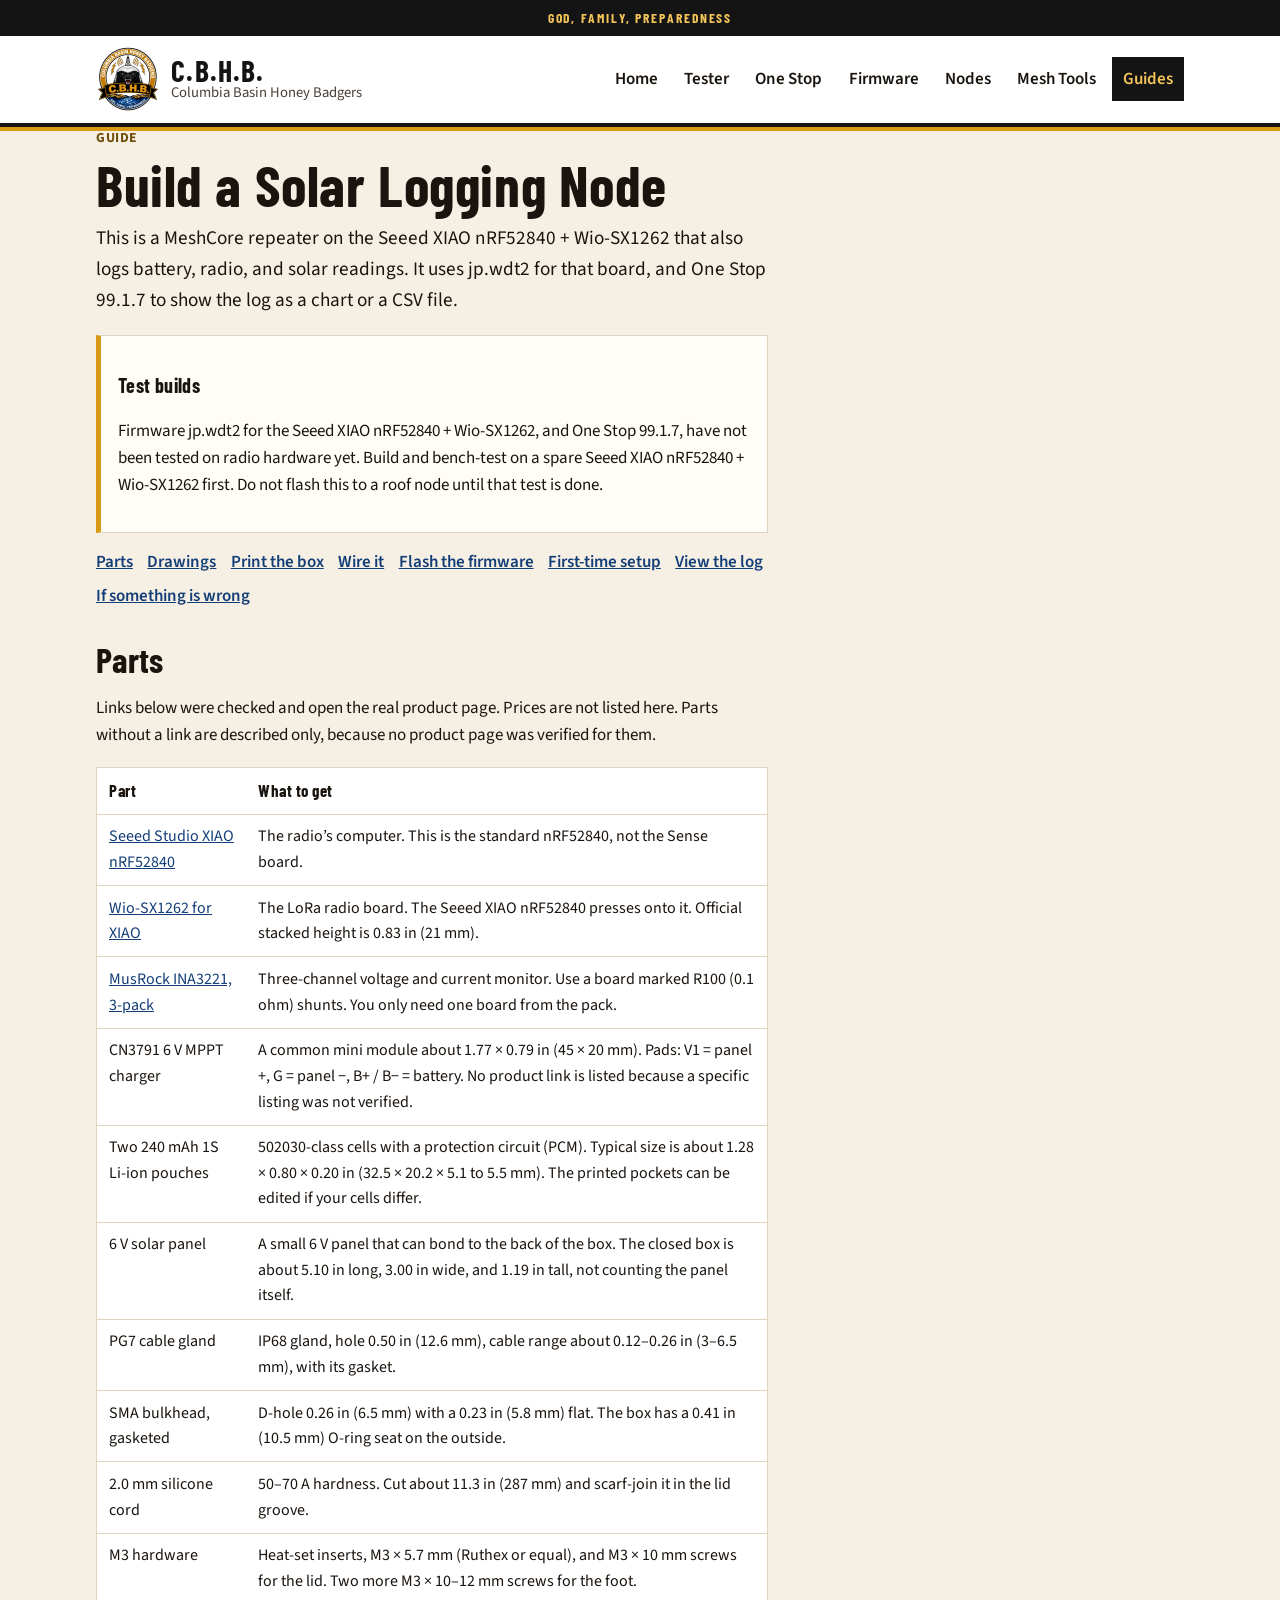
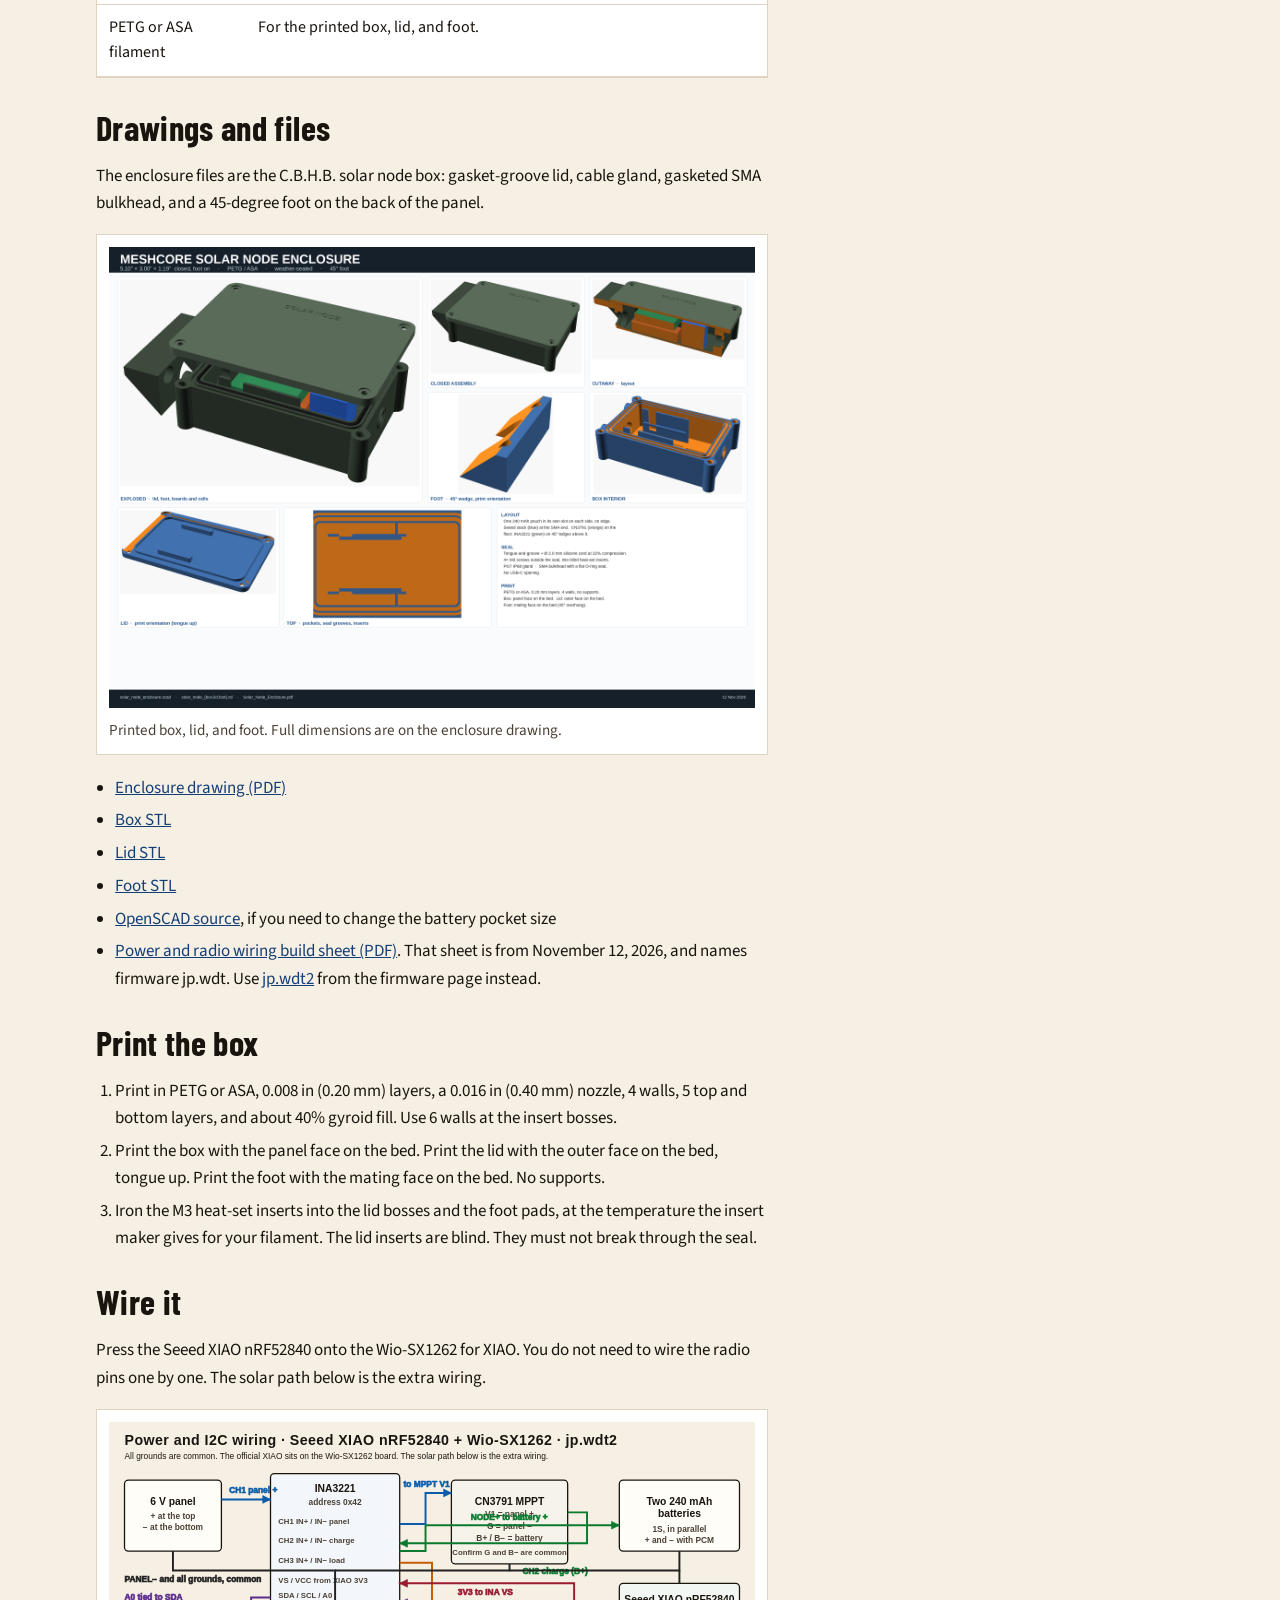
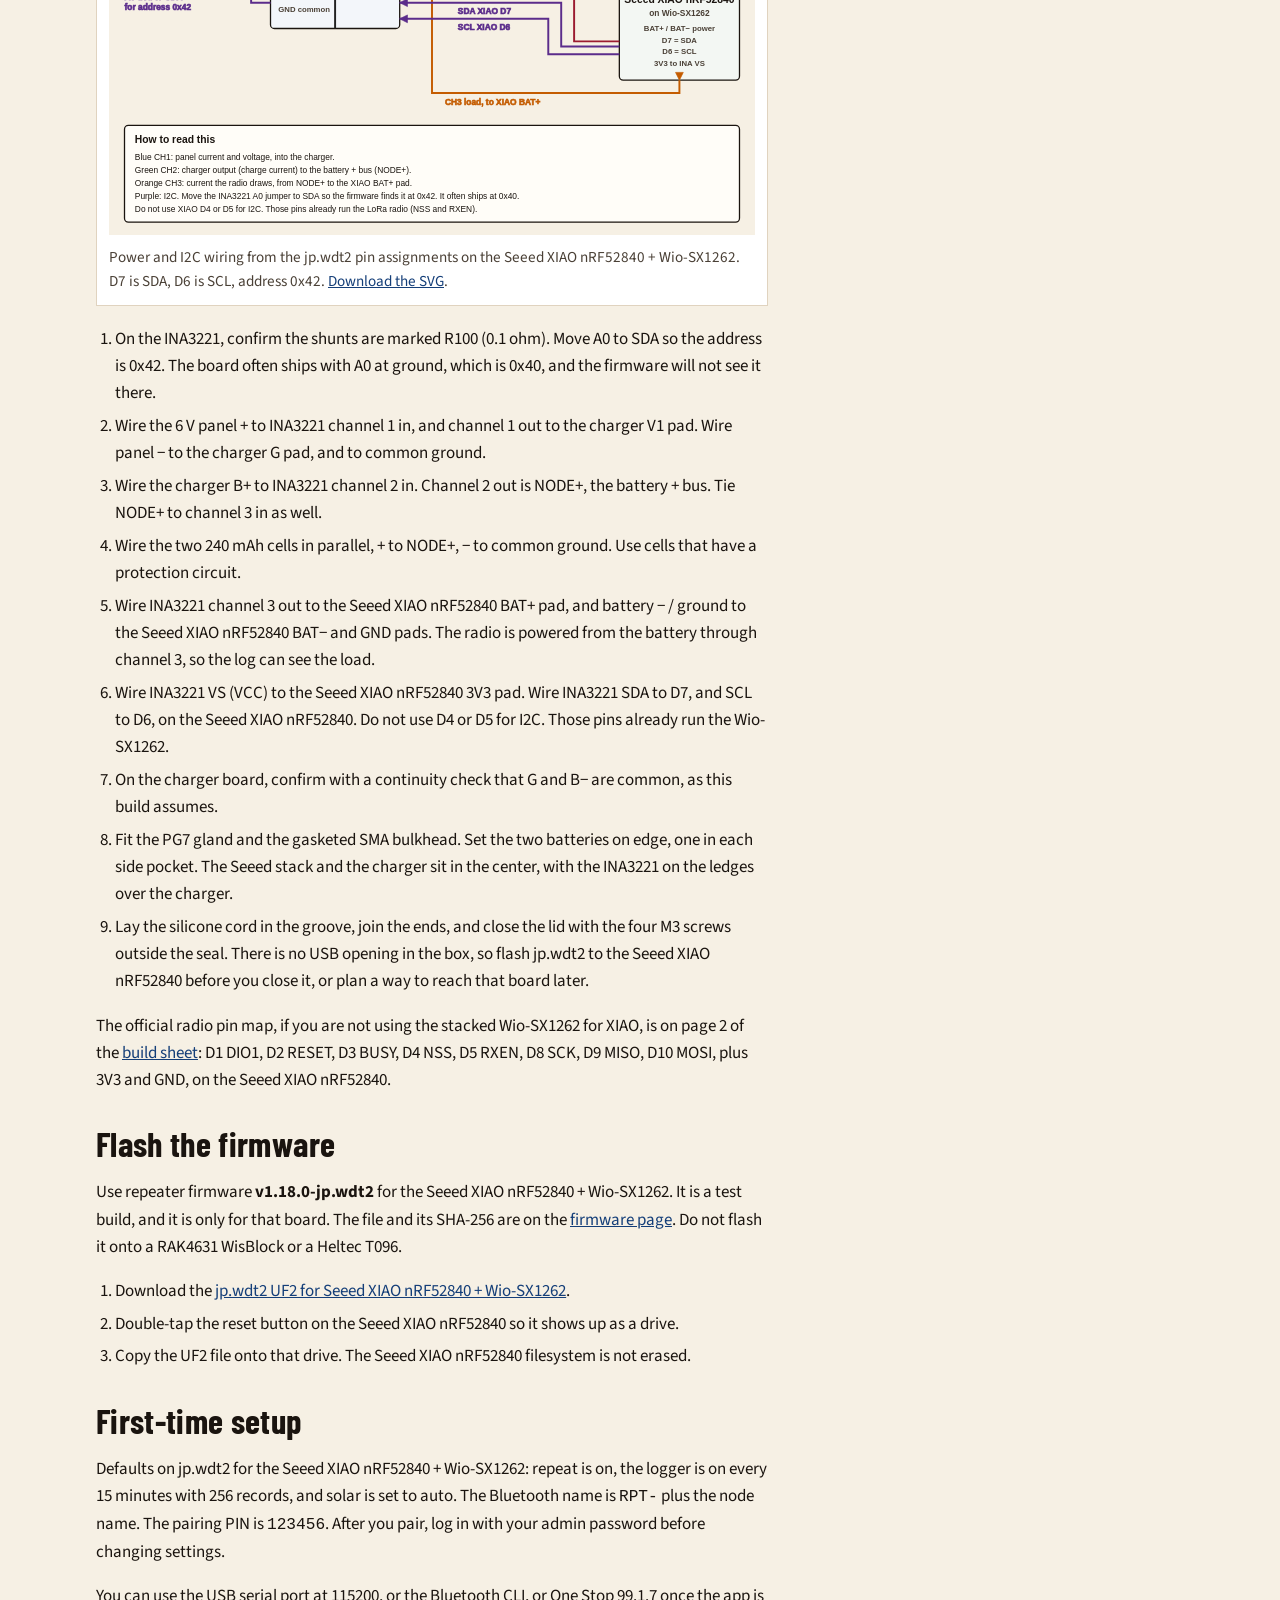
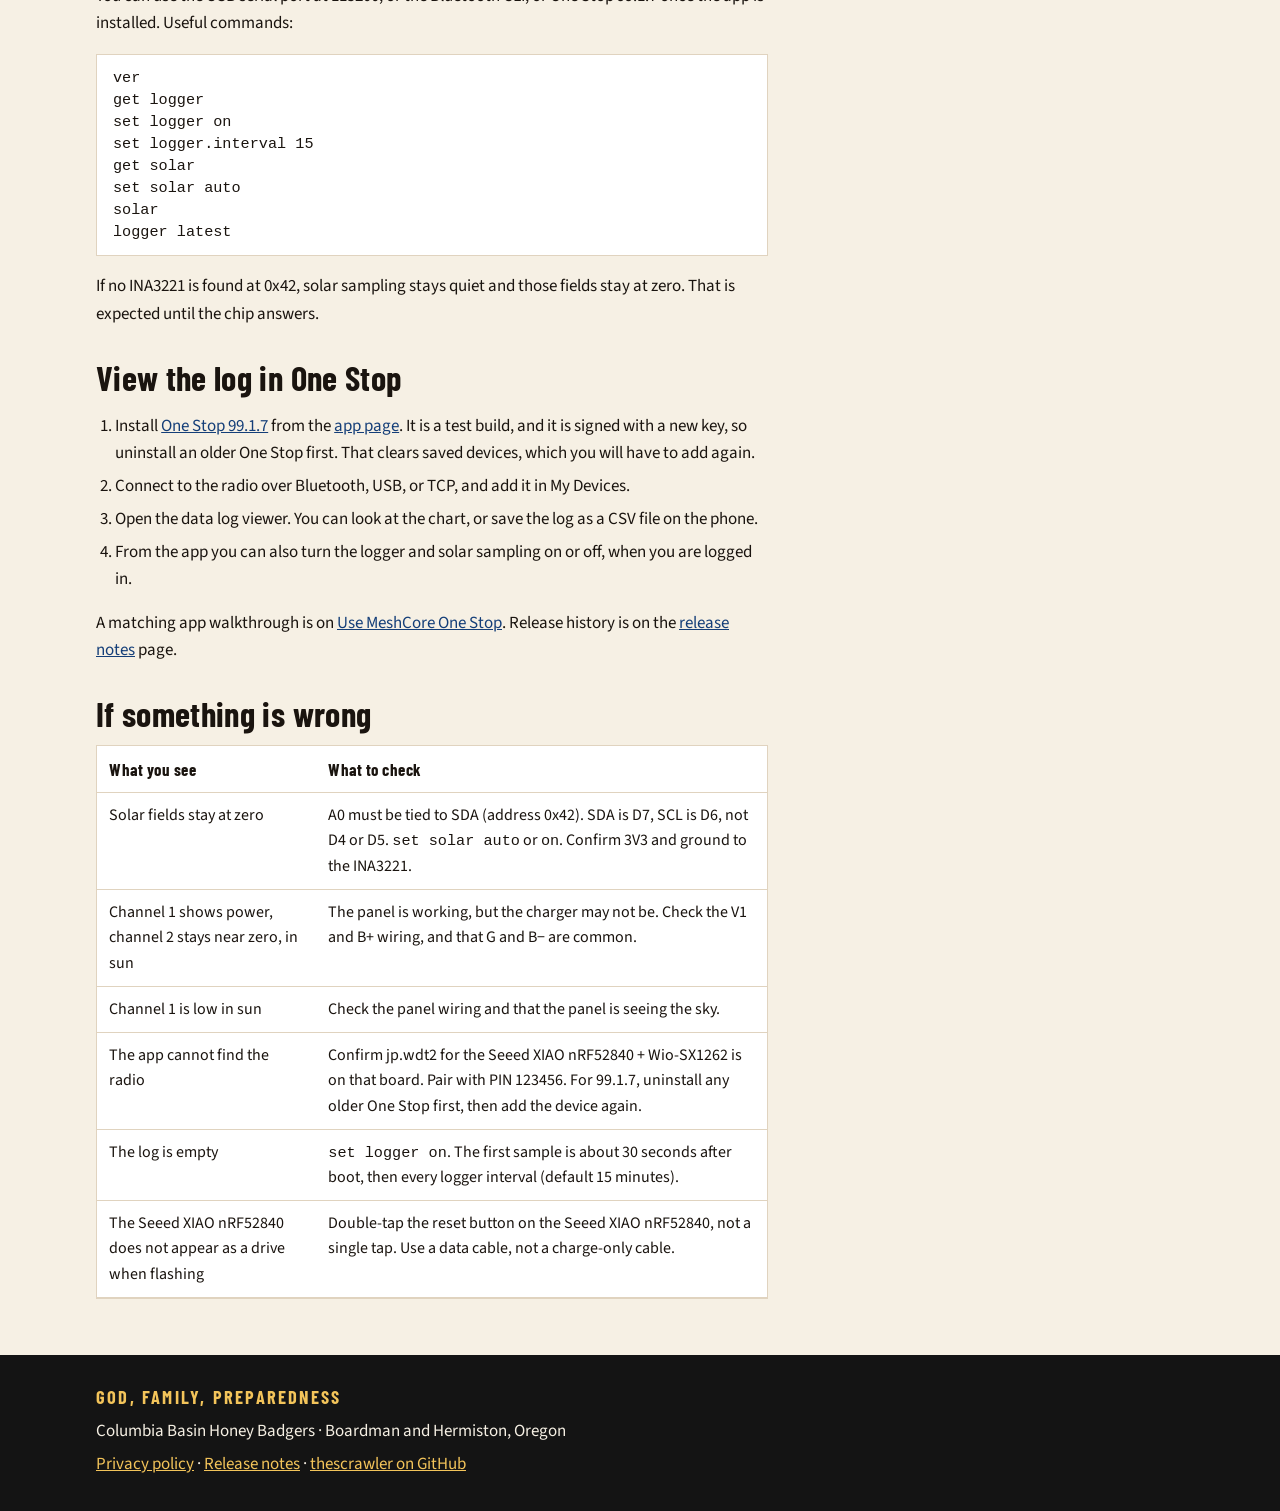
<file: guides/build-solar-logging-node.html>
<!DOCTYPE html>
<html lang="en">
<head>
  <meta charset="utf-8">
  <meta name="viewport" content="width=device-width, initial-scale=1">
  <title>Build a Solar Logging Node · C.B.H.B.</title>
  <meta name="description" content="Plain-language guide to build a MeshCore solar logging node on the Seeed XIAO nRF52840 + Wio-SX1262, with an INA3221 and CN3791, running jp.wdt2 firmware and One Stop 99.1.7.">
  <meta name="theme-color" content="#141414">
  <link rel="icon" href="../assets/favicon-32.png" type="image/png" sizes="32x32">
  <link rel="apple-touch-icon" href="../assets/apple-touch-icon.png">
  <link rel="stylesheet" href="../css/site.css">
</head>
<body>
  <a class="skip" href="#content">Skip to content</a>
  <header class="site-header">
    <p class="motto-bar">God, Family, Preparedness</p>
    <div class="wrap header-row">
      <a class="brand" href="../index.html">
        <img src="../assets/cbhb-logo.jpg" width="64" height="64" alt="">
        <span class="brand-text">
          <span class="brand-name">C.B.H.B.</span>
          <span class="brand-full">Columbia Basin Honey Badgers</span>
        </span>
      </a>
      <nav class="nav" aria-label="Pages">
        <a href="../index.html">Home</a>
        <a href="../become-a-tester.html">Tester</a>
        <a href="../meshcore-one-stop.html">One Stop</a>
        <a href="../firmware.html">Firmware</a>
        <a href="../nodes.html">Nodes</a>
        <a href="../mesh-tools.html">Mesh Tools</a>
        <a href="index.html" aria-current="page">Guides</a>
      </nav>
    </div>
  </header>

  <main id="content" class="wrap">
    <article class="prose">
      <p class="eyebrow">Guide</p>
      <h1>Build a Solar Logging Node</h1>
      <p class="lede">This is a MeshCore repeater on the Seeed XIAO nRF52840 + Wio-SX1262 that also logs battery, radio, and solar readings. It uses jp.wdt2 for that board, and One Stop 99.1.7 to show the log as a chart or a CSV file.</p>
      <div class="note">
        <p><strong class="lead-in">Test builds</strong></p>
        <p>Firmware jp.wdt2 for the Seeed XIAO nRF52840 + Wio-SX1262, and One Stop 99.1.7, have not been tested on radio hardware yet. Build and bench-test on a spare Seeed XIAO nRF52840 + Wio-SX1262 first. Do not flash this to a roof node until that test is done.</p>
      </div>

      <ul class="jump">
        <li><a href="#parts">Parts</a></li>
        <li><a href="#drawings">Drawings</a></li>
        <li><a href="#print">Print the box</a></li>
        <li><a href="#wire">Wire it</a></li>
        <li><a href="#flash">Flash the firmware</a></li>
        <li><a href="#setup">First-time setup</a></li>
        <li><a href="#logs">View the log</a></li>
        <li><a href="#trouble">If something is wrong</a></li>
      </ul>

      <h2 id="parts">Parts</h2>
      <p>Links below were checked and open the real product page. Prices are not listed here. Parts without a link are described only, because no product page was verified for them.</p>
      <div class="table-wrap">
        <table>
          <thead>
            <tr>
              <th>Part</th>
              <th>What to get</th>
            </tr>
          </thead>
          <tbody>
            <tr>
              <td><a href="https://www.seeedstudio.com/Seeed-XIAO-BLE-nRF52840-p-5201.html">Seeed Studio XIAO nRF52840</a></td>
              <td>The radio’s computer. This is the standard nRF52840, not the Sense board.</td>
            </tr>
            <tr>
              <td><a href="https://www.seeedstudio.com/Wio-SX1262-for-XIAO-p-6379.html">Wio-SX1262 for XIAO</a></td>
              <td>The LoRa radio board. The Seeed XIAO nRF52840 presses onto it. Official stacked height is 0.83 in (21 mm).</td>
            </tr>
            <tr>
              <td><a href="https://www.amazon.com/dp/B0FTF9LC1T">MusRock INA3221, 3-pack</a></td>
              <td>Three-channel voltage and current monitor. Use a board marked R100 (0.1 ohm) shunts. You only need one board from the pack.</td>
            </tr>
            <tr>
              <td>CN3791 6 V MPPT charger</td>
              <td>A common mini module about 1.77 × 0.79 in (45 × 20 mm). Pads: V1 = panel +, G = panel −, B+ / B− = battery. No product link is listed because a specific listing was not verified.</td>
            </tr>
            <tr>
              <td>Two 240 mAh 1S Li-ion pouches</td>
              <td>502030-class cells with a protection circuit (PCM). Typical size is about 1.28 × 0.80 × 0.20 in (32.5 × 20.2 × 5.1 to 5.5 mm). The printed pockets can be edited if your cells differ.</td>
            </tr>
            <tr>
              <td>6 V solar panel</td>
              <td>A small 6 V panel that can bond to the back of the box. The closed box is about 5.10 in long, 3.00 in wide, and 1.19 in tall, not counting the panel itself.</td>
            </tr>
            <tr>
              <td>PG7 cable gland</td>
              <td>IP68 gland, hole 0.50 in (12.6 mm), cable range about 0.12–0.26 in (3–6.5 mm), with its gasket.</td>
            </tr>
            <tr>
              <td>SMA bulkhead, gasketed</td>
              <td>D-hole 0.26 in (6.5 mm) with a 0.23 in (5.8 mm) flat. The box has a 0.41 in (10.5 mm) O-ring seat on the outside.</td>
            </tr>
            <tr>
              <td>2.0 mm silicone cord</td>
              <td>50–70 A hardness. Cut about 11.3 in (287 mm) and scarf-join it in the lid groove.</td>
            </tr>
            <tr>
              <td>M3 hardware</td>
              <td>Heat-set inserts, M3 × 5.7 mm (Ruthex or equal), and M3 × 10 mm screws for the lid. Two more M3 × 10–12 mm screws for the foot.</td>
            </tr>
            <tr>
              <td>PETG or ASA filament</td>
              <td>For the printed box, lid, and foot.</td>
            </tr>
          </tbody>
        </table>
      </div>

      <h2 id="drawings">Drawings and files</h2>
      <p>The enclosure files are the C.B.H.B. solar node box: gasket-groove lid, cable gland, gasketed SMA bulkhead, and a 45-degree foot on the back of the panel.</p>
      <figure class="diagram">
        <img src="../files/solar-node/solar_node_preview.png" width="1200" height="800" alt="Exploded view of the printed solar node box, lid, and 45-degree foot.">
        <figcaption>Printed box, lid, and foot. Full dimensions are on the enclosure drawing.</figcaption>
      </figure>
      <ul class="plain">
        <li><a href="../files/solar-node/Solar_Node_Enclosure.pdf">Enclosure drawing (PDF)</a></li>
        <li><a href="../files/solar-node/solar_node_box.stl">Box STL</a></li>
        <li><a href="../files/solar-node/solar_node_lid.stl">Lid STL</a></li>
        <li><a href="../files/solar-node/solar_node_foot.stl">Foot STL</a></li>
        <li><a href="../files/solar-node/solar_node_enclosure.scad">OpenSCAD source</a>, if you need to change the battery pocket size</li>
        <li><a href="../files/solar-node/Solar_Monitor_Build_Sheet.pdf">Power and radio wiring build sheet (PDF)</a>. That sheet is from November 12, 2026, and names firmware jp.wdt. Use <a href="../firmware.html#jp-wdt2">jp.wdt2</a> from the firmware page instead.</li>
      </ul>

      <h2 id="print">Print the box</h2>
      <ol class="steps">
        <li>Print in PETG or ASA, 0.008 in (0.20 mm) layers, a 0.016 in (0.40 mm) nozzle, 4 walls, 5 top and bottom layers, and about 40% gyroid fill. Use 6 walls at the insert bosses.</li>
        <li>Print the box with the panel face on the bed. Print the lid with the outer face on the bed, tongue up. Print the foot with the mating face on the bed. No supports.</li>
        <li>Iron the M3 heat-set inserts into the lid bosses and the foot pads, at the temperature the insert maker gives for your filament. The lid inserts are blind. They must not break through the seal.</li>
      </ol>

      <h2 id="wire">Wire it</h2>
      <p>Press the Seeed XIAO nRF52840 onto the Wio-SX1262 for XIAO. You do not need to wire the radio pins one by one. The solar path below is the extra wiring.</p>
      <figure class="diagram">
        <img src="../files/solar-node/solar-logging-wiring.svg" width="1000" height="640" alt="Wiring diagram for the Seeed XIAO nRF52840 + Wio-SX1262: 6 volt panel to INA3221 channel 1, to the CN3791 charger, to channel 2 and the batteries, to channel 3 and the Seeed XIAO nRF52840 BAT+ pad. I2C uses D7 for SDA and D6 for SCL. INA3221 A0 is tied to SDA for address 0x42.">
        <figcaption>Power and I2C wiring from the jp.wdt2 pin assignments on the Seeed XIAO nRF52840 + Wio-SX1262. D7 is SDA, D6 is SCL, address 0x42. <a href="../files/solar-node/solar-logging-wiring.svg">Download the SVG</a>.</figcaption>
      </figure>
      <ol class="steps">
        <li>On the INA3221, confirm the shunts are marked R100 (0.1 ohm). Move A0 to SDA so the address is 0x42. The board often ships with A0 at ground, which is 0x40, and the firmware will not see it there.</li>
        <li>Wire the 6 V panel + to INA3221 channel 1 in, and channel 1 out to the charger V1 pad. Wire panel − to the charger G pad, and to common ground.</li>
        <li>Wire the charger B+ to INA3221 channel 2 in. Channel 2 out is NODE+, the battery + bus. Tie NODE+ to channel 3 in as well.</li>
        <li>Wire the two 240 mAh cells in parallel, + to NODE+, − to common ground. Use cells that have a protection circuit.</li>
        <li>Wire INA3221 channel 3 out to the Seeed XIAO nRF52840 BAT+ pad, and battery − / ground to the Seeed XIAO nRF52840 BAT− and GND pads. The radio is powered from the battery through channel 3, so the log can see the load.</li>
        <li>Wire INA3221 VS (VCC) to the Seeed XIAO nRF52840 3V3 pad. Wire INA3221 SDA to D7, and SCL to D6, on the Seeed XIAO nRF52840. Do not use D4 or D5 for I2C. Those pins already run the Wio-SX1262.</li>
        <li>On the charger board, confirm with a continuity check that G and B− are common, as this build assumes.</li>
        <li>Fit the PG7 gland and the gasketed SMA bulkhead. Set the two batteries on edge, one in each side pocket. The Seeed stack and the charger sit in the center, with the INA3221 on the ledges over the charger.</li>
        <li>Lay the silicone cord in the groove, join the ends, and close the lid with the four M3 screws outside the seal. There is no USB opening in the box, so flash jp.wdt2 to the Seeed XIAO nRF52840 before you close it, or plan a way to reach that board later.</li>
      </ol>
      <p>The official radio pin map, if you are not using the stacked Wio-SX1262 for XIAO, is on page 2 of the <a href="../files/solar-node/Solar_Monitor_Build_Sheet.pdf">build sheet</a>: D1 DIO1, D2 RESET, D3 BUSY, D4 NSS, D5 RXEN, D8 SCK, D9 MISO, D10 MOSI, plus 3V3 and GND, on the Seeed XIAO nRF52840.</p>

      <h2 id="flash">Flash the firmware</h2>
      <p>Use repeater firmware <strong>v1.18.0-jp.wdt2</strong> for the Seeed XIAO nRF52840 + Wio-SX1262. It is a test build, and it is only for that board. The file and its SHA-256 are on the <a href="../firmware.html#jp-wdt2">firmware page</a>. Do not flash it onto a RAK4631 WisBlock or a Heltec T096.</p>
      <ol class="steps">
        <li>Download the <a href="https://github.com/thescrawler/cbhb/releases/download/fw-v1.18.0-jp.wdt2/xiao_nrf52_repeater-v1.18.0-jp.wdt2.uf2">jp.wdt2 UF2 for Seeed XIAO nRF52840 + Wio-SX1262</a>.</li>
        <li>Double-tap the reset button on the Seeed XIAO nRF52840 so it shows up as a drive.</li>
        <li>Copy the UF2 file onto that drive. The Seeed XIAO nRF52840 filesystem is not erased.</li>
      </ol>

      <h2 id="setup">First-time setup</h2>
      <p>Defaults on jp.wdt2 for the Seeed XIAO nRF52840 + Wio-SX1262: repeat is on, the logger is on every 15 minutes with 256 records, and solar is set to auto. The Bluetooth name is <code>RPT-</code> plus the node name. The pairing PIN is <code>123456</code>. After you pair, log in with your admin password before changing settings.</p>
      <p>You can use the USB serial port at 115200, or the Bluetooth CLI, or One Stop 99.1.7 once the app is installed. Useful commands:</p>
      <pre class="commands">ver
get logger
set logger on
set logger.interval 15
get solar
set solar auto
solar
logger latest</pre>
      <p>If no INA3221 is found at 0x42, solar sampling stays quiet and those fields stay at zero. That is expected until the chip answers.</p>

      <h2 id="logs">View the log in One Stop</h2>
      <ol class="steps">
        <li>Install <a href="https://github.com/thescrawler/cbhb/releases/download/onestop-v99.1.7/MeshCore-One-Stop-99.1.7.apk">One Stop 99.1.7</a> from the <a href="../meshcore-one-stop.html">app page</a>. It is a test build, and it is signed with a new key, so uninstall an older One Stop first. That clears saved devices, which you will have to add again.</li>
        <li>Connect to the radio over Bluetooth, USB, or TCP, and add it in My Devices.</li>
        <li>Open the data log viewer. You can look at the chart, or save the log as a CSV file on the phone.</li>
        <li>From the app you can also turn the logger and solar sampling on or off, when you are logged in.</li>
      </ol>
      <p>A matching app walkthrough is on <a href="use-meshcore-one-stop.html">Use MeshCore One Stop</a>. Release history is on the <a href="../release-notes.html">release notes</a> page.</p>

      <h2 id="trouble">If something is wrong</h2>
      <div class="table-wrap">
        <table>
          <thead>
            <tr>
              <th>What you see</th>
              <th>What to check</th>
            </tr>
          </thead>
          <tbody>
            <tr>
              <td>Solar fields stay at zero</td>
              <td>A0 must be tied to SDA (address 0x42). SDA is D7, SCL is D6, not D4 or D5. <code>set solar auto</code> or <code>on</code>. Confirm 3V3 and ground to the INA3221.</td>
            </tr>
            <tr>
              <td>Channel 1 shows power, channel 2 stays near zero, in sun</td>
              <td>The panel is working, but the charger may not be. Check the V1 and B+ wiring, and that G and B− are common.</td>
            </tr>
            <tr>
              <td>Channel 1 is low in sun</td>
              <td>Check the panel wiring and that the panel is seeing the sky.</td>
            </tr>
            <tr>
              <td>The app cannot find the radio</td>
              <td>Confirm jp.wdt2 for the Seeed XIAO nRF52840 + Wio-SX1262 is on that board. Pair with PIN 123456. For 99.1.7, uninstall any older One Stop first, then add the device again.</td>
            </tr>
            <tr>
              <td>The log is empty</td>
              <td><code>set logger on</code>. The first sample is about 30 seconds after boot, then every logger interval (default 15 minutes).</td>
            </tr>
            <tr>
              <td>The Seeed XIAO nRF52840 does not appear as a drive when flashing</td>
              <td>Double-tap the reset button on the Seeed XIAO nRF52840, not a single tap. Use a data cable, not a charge-only cable.</td>
            </tr>
          </tbody>
        </table>
      </div>
    </article>
  </main>

  <footer class="site-footer">
    <div class="wrap">
      <p class="footer-motto">God, Family, Preparedness</p>
      <p>Columbia Basin Honey Badgers · Boardman and Hermiston, Oregon</p>
      <p><a href="../privacy.html">Privacy policy</a> · <a href="../release-notes.html">Release notes</a> · <a href="https://github.com/thescrawler">thescrawler on GitHub</a></p>
    </div>
  </footer>
</body>
</html>
</file>
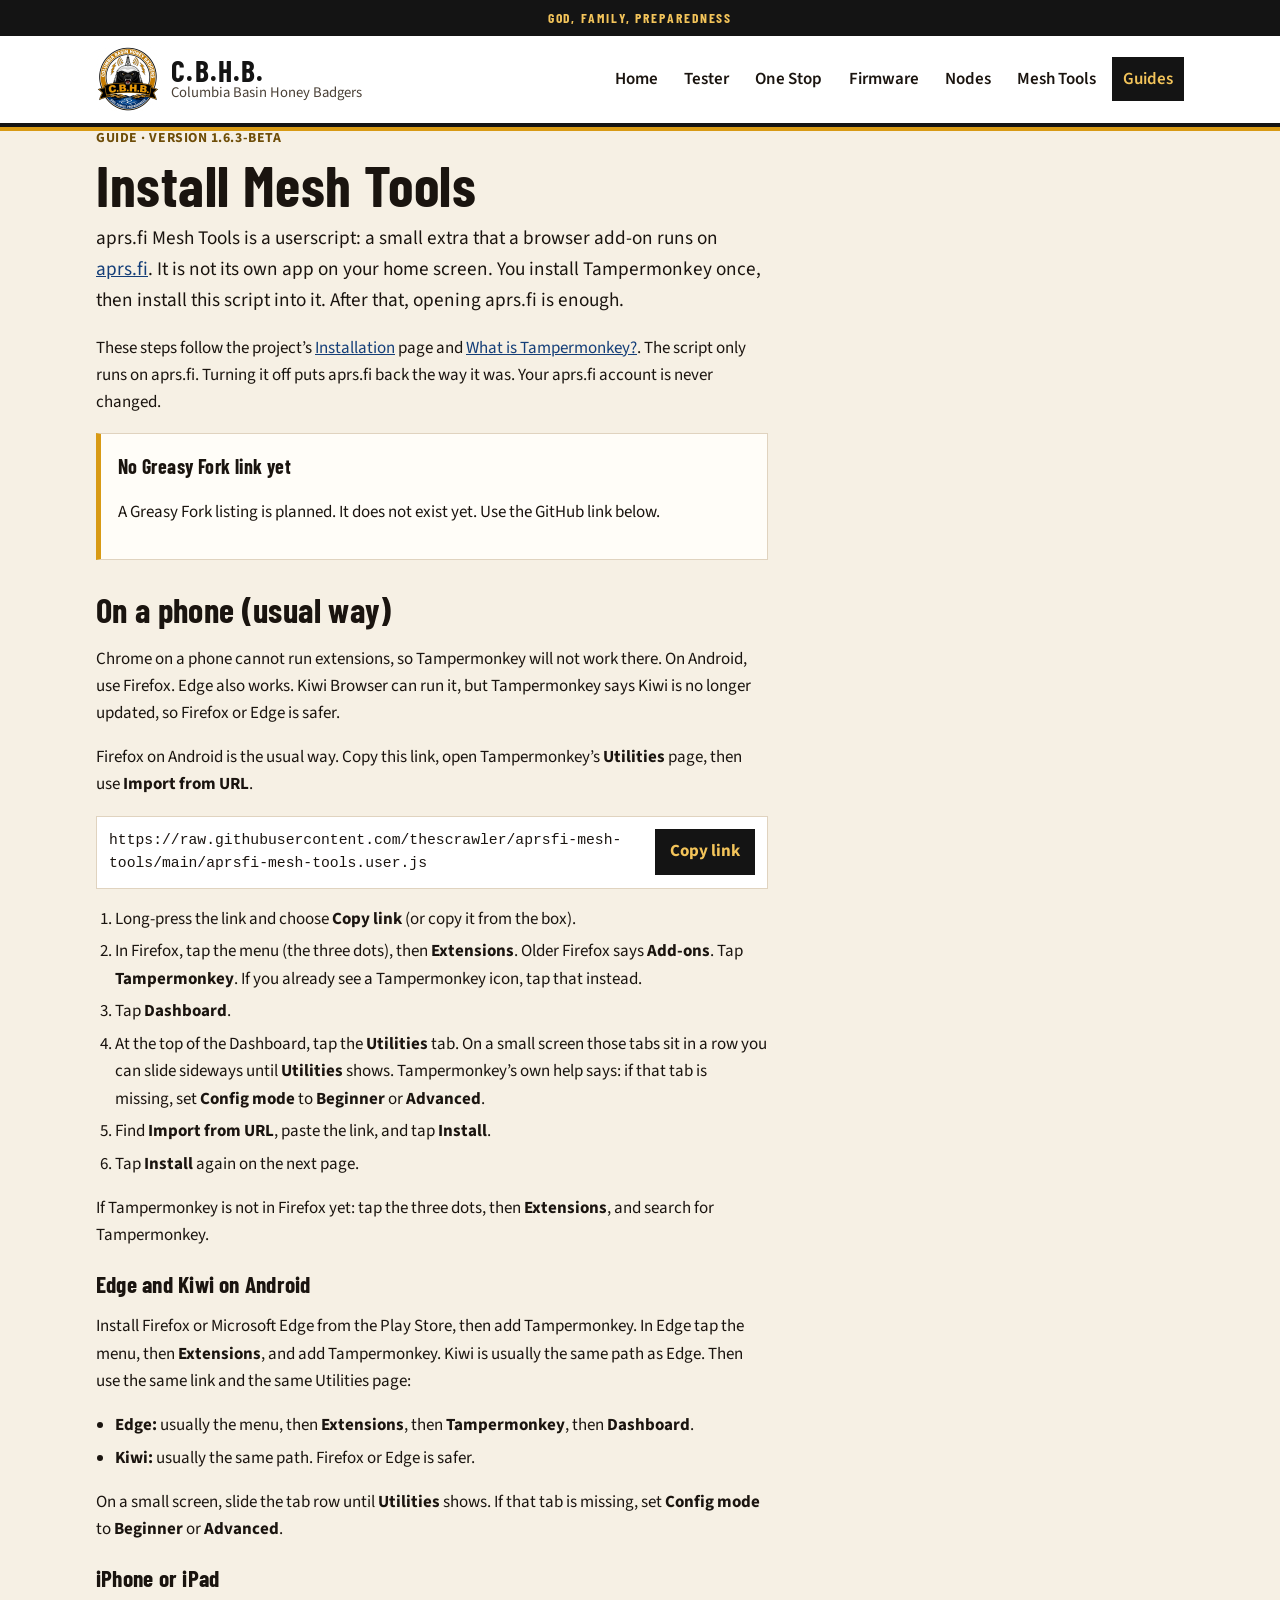
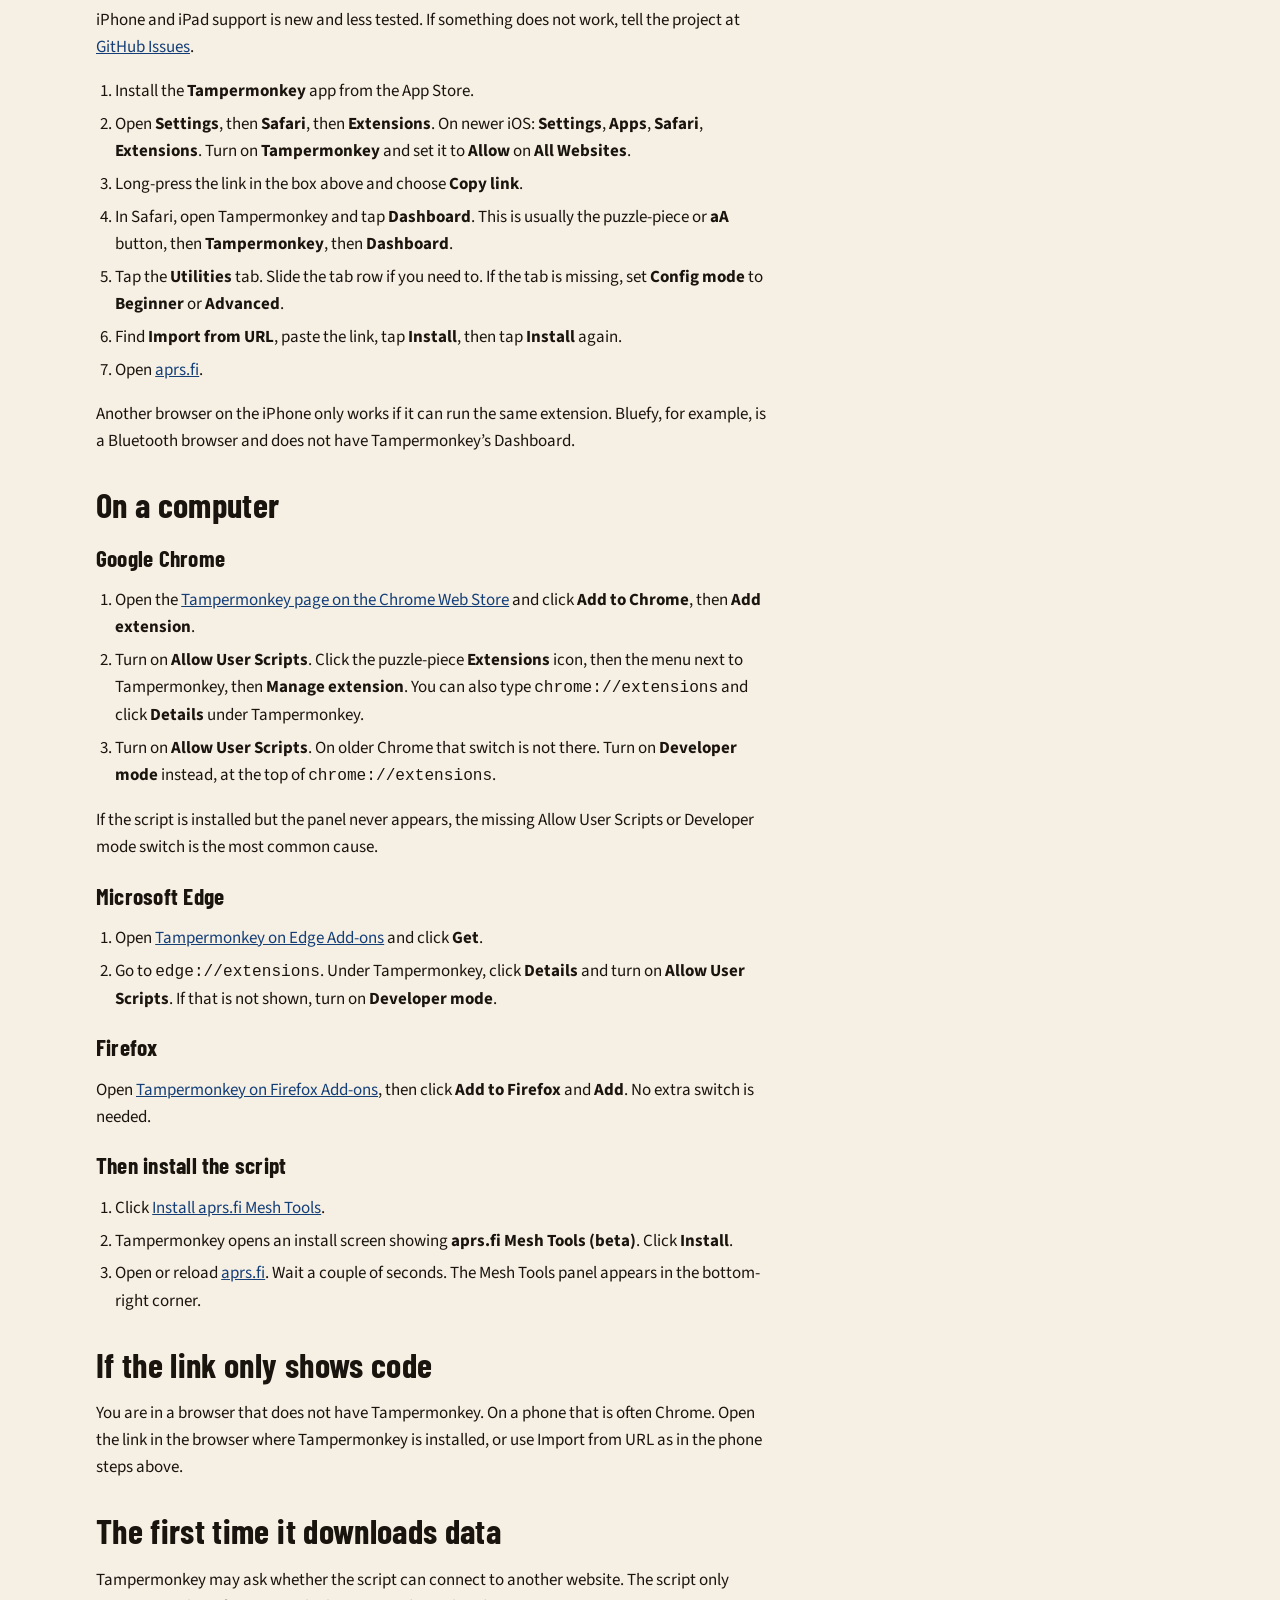
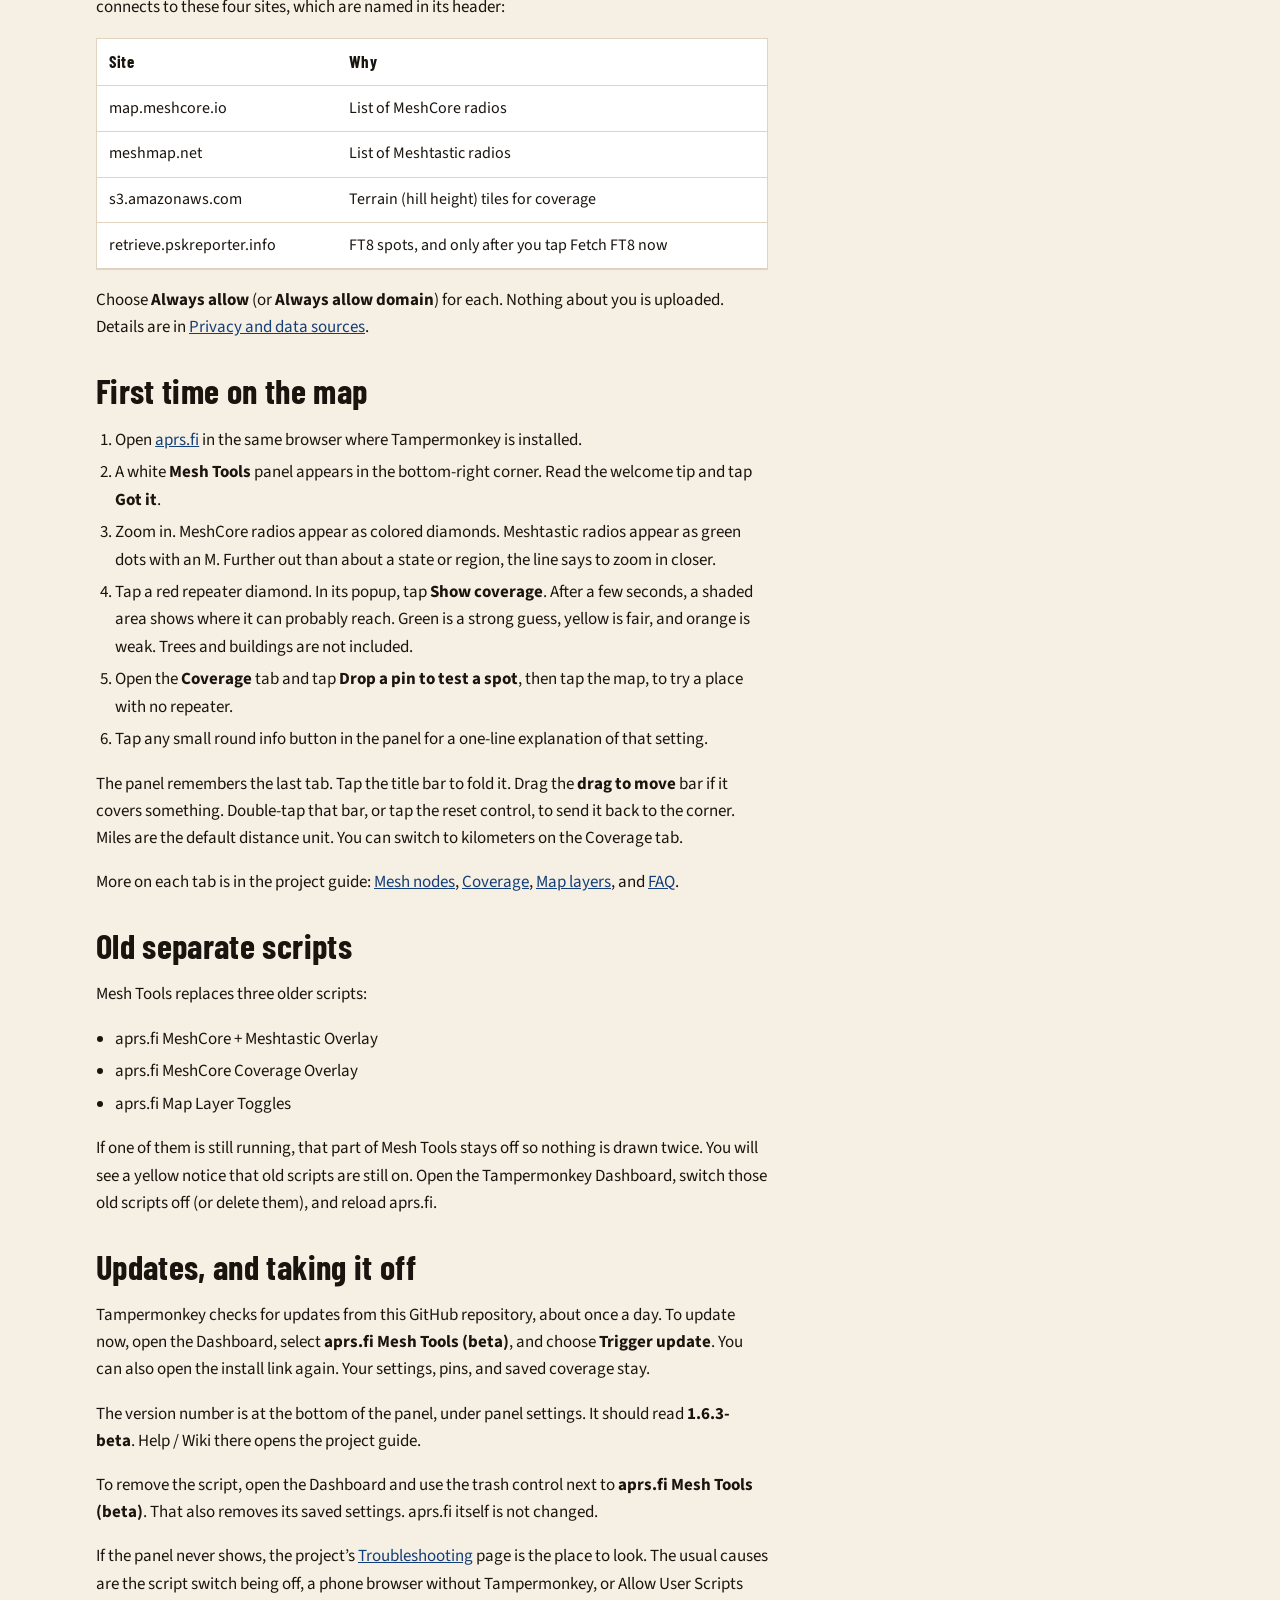
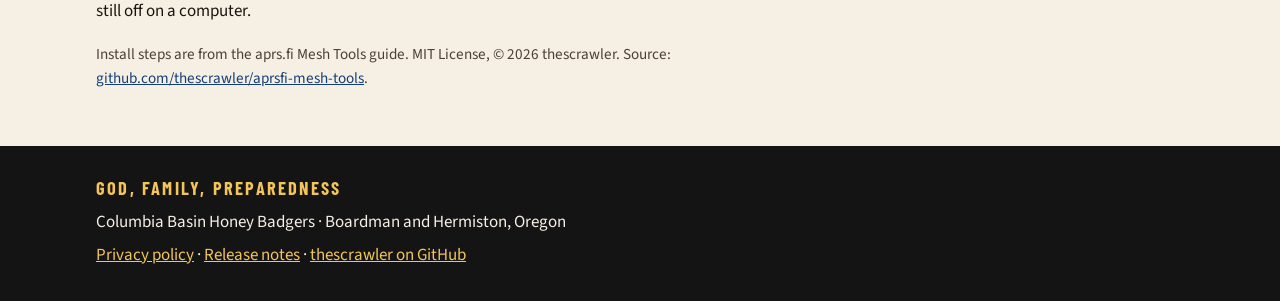
<file: guides/install-mesh-tools.html>
<!DOCTYPE html>
<html lang="en">
<head>
  <meta charset="utf-8">
  <meta name="viewport" content="width=device-width, initial-scale=1">
  <title>Install Mesh Tools · C.B.H.B.</title>
  <meta name="description" content="Install aprs.fi Mesh Tools 1.6.3-beta with Tampermonkey. Phone steps use Firefox for Android and Import from URL. A Greasy Fork listing is not up yet.">
  <meta name="theme-color" content="#141414">
  <link rel="icon" href="../assets/favicon-32.png" type="image/png" sizes="32x32">
  <link rel="apple-touch-icon" href="../assets/apple-touch-icon.png">
  <link rel="stylesheet" href="../css/site.css">
</head>
<body>
  <a class="skip" href="#content">Skip to content</a>
  <header class="site-header">
    <p class="motto-bar">God, Family, Preparedness</p>
    <div class="wrap header-row">
      <a class="brand" href="../index.html">
        <img src="../assets/cbhb-logo.jpg" width="64" height="64" alt="">
        <span class="brand-text">
          <span class="brand-name">C.B.H.B.</span>
          <span class="brand-full">Columbia Basin Honey Badgers</span>
        </span>
      </a>
      <nav class="nav" aria-label="Pages">
        <a href="../index.html">Home</a>
        <a href="../become-a-tester.html">Tester</a>
        <a href="../meshcore-one-stop.html">One Stop</a>
        <a href="../firmware.html">Firmware</a>
        <a href="../nodes.html">Nodes</a>
        <a href="../mesh-tools.html">Mesh Tools</a>
        <a href="index.html" aria-current="page">Guides</a>
      </nav>
    </div>
  </header>

  <main id="content" class="wrap">
    <article class="prose">
      <p class="eyebrow">Guide · version 1.6.3-beta</p>
      <h1>Install Mesh Tools</h1>
      <p class="lede">aprs.fi Mesh Tools is a userscript: a small extra that a browser add-on runs on <a href="https://aprs.fi">aprs.fi</a>. It is not its own app on your home screen. You install Tampermonkey once, then install this script into it. After that, opening aprs.fi is enough.</p>
      <p>These steps follow the project’s <a href="https://github.com/thescrawler/aprsfi-mesh-tools/blob/main/docs/Installation.md">Installation</a> page and <a href="https://github.com/thescrawler/aprsfi-mesh-tools/blob/main/docs/What-is-Tampermonkey.md">What is Tampermonkey?</a>. The script only runs on aprs.fi. Turning it off puts aprs.fi back the way it was. Your aprs.fi account is never changed.</p>

      <div class="note">
        <strong class="lead-in">No Greasy Fork link yet</strong>
        <p>A Greasy Fork listing is planned. It does not exist yet. Use the GitHub link below.</p>
      </div>

      <h2>On a phone (usual way)</h2>
      <p>Chrome on a phone cannot run extensions, so Tampermonkey will not work there. On Android, use Firefox. Edge also works. Kiwi Browser can run it, but Tampermonkey says Kiwi is no longer updated, so Firefox or Edge is safer.</p>
      <p>Firefox on Android is the usual way. Copy this link, open Tampermonkey’s <strong>Utilities</strong> page, then use <strong>Import from URL</strong>.</p>
      <div class="url-box">
        <code id="script-url">https://raw.githubusercontent.com/thescrawler/aprsfi-mesh-tools/main/aprsfi-mesh-tools.user.js</code>
        <button type="button" data-copy="script-url">Copy link</button>
      </div>
      <ol class="steps">
        <li>Long-press the link and choose <strong>Copy link</strong> (or copy it from the box).</li>
        <li>In Firefox, tap the menu (the three dots), then <strong>Extensions</strong>. Older Firefox says <strong>Add-ons</strong>. Tap <strong>Tampermonkey</strong>. If you already see a Tampermonkey icon, tap that instead.</li>
        <li>Tap <strong>Dashboard</strong>.</li>
        <li>At the top of the Dashboard, tap the <strong>Utilities</strong> tab. On a small screen those tabs sit in a row you can slide sideways until <strong>Utilities</strong> shows. Tampermonkey’s own help says: if that tab is missing, set <strong>Config mode</strong> to <strong>Beginner</strong> or <strong>Advanced</strong>.</li>
        <li>Find <strong>Import from URL</strong>, paste the link, and tap <strong>Install</strong>.</li>
        <li>Tap <strong>Install</strong> again on the next page.</li>
      </ol>
      <p>If Tampermonkey is not in Firefox yet: tap the three dots, then <strong>Extensions</strong>, and search for Tampermonkey.</p>

      <h3>Edge and Kiwi on Android</h3>
      <p>Install Firefox or Microsoft Edge from the Play Store, then add Tampermonkey. In Edge tap the menu, then <strong>Extensions</strong>, and add Tampermonkey. Kiwi is usually the same path as Edge. Then use the same link and the same Utilities page:</p>
      <ul class="plain">
        <li><strong>Edge:</strong> usually the menu, then <strong>Extensions</strong>, then <strong>Tampermonkey</strong>, then <strong>Dashboard</strong>.</li>
        <li><strong>Kiwi:</strong> usually the same path. Firefox or Edge is safer.</li>
      </ul>
      <p>On a small screen, slide the tab row until <strong>Utilities</strong> shows. If that tab is missing, set <strong>Config mode</strong> to <strong>Beginner</strong> or <strong>Advanced</strong>.</p>

      <h3>iPhone or iPad</h3>
      <p>iPhone and iPad support is new and less tested. If something does not work, tell the project at <a href="https://github.com/thescrawler/aprsfi-mesh-tools/issues">GitHub Issues</a>.</p>
      <ol class="steps">
        <li>Install the <strong>Tampermonkey</strong> app from the App Store.</li>
        <li>Open <strong>Settings</strong>, then <strong>Safari</strong>, then <strong>Extensions</strong>. On newer iOS: <strong>Settings</strong>, <strong>Apps</strong>, <strong>Safari</strong>, <strong>Extensions</strong>. Turn on <strong>Tampermonkey</strong> and set it to <strong>Allow</strong> on <strong>All Websites</strong>.</li>
        <li>Long-press the link in the box above and choose <strong>Copy link</strong>.</li>
        <li>In Safari, open Tampermonkey and tap <strong>Dashboard</strong>. This is usually the puzzle-piece or <strong>aA</strong> button, then <strong>Tampermonkey</strong>, then <strong>Dashboard</strong>.</li>
        <li>Tap the <strong>Utilities</strong> tab. Slide the tab row if you need to. If the tab is missing, set <strong>Config mode</strong> to <strong>Beginner</strong> or <strong>Advanced</strong>.</li>
        <li>Find <strong>Import from URL</strong>, paste the link, tap <strong>Install</strong>, then tap <strong>Install</strong> again.</li>
        <li>Open <a href="https://aprs.fi">aprs.fi</a>.</li>
      </ol>
      <p>Another browser on the iPhone only works if it can run the same extension. Bluefy, for example, is a Bluetooth browser and does not have Tampermonkey’s Dashboard.</p>

      <h2>On a computer</h2>
      <h3>Google Chrome</h3>
      <ol class="steps">
        <li>Open the <a href="https://chromewebstore.google.com/detail/tampermonkey/dhdgffkkebhmkfjojejmpbldmpobfkfo">Tampermonkey page on the Chrome Web Store</a> and click <strong>Add to Chrome</strong>, then <strong>Add extension</strong>.</li>
        <li>Turn on <strong>Allow User Scripts</strong>. Click the puzzle-piece <strong>Extensions</strong> icon, then the menu next to Tampermonkey, then <strong>Manage extension</strong>. You can also type <code>chrome://extensions</code> and click <strong>Details</strong> under Tampermonkey.</li>
        <li>Turn on <strong>Allow User Scripts</strong>. On older Chrome that switch is not there. Turn on <strong>Developer mode</strong> instead, at the top of <code>chrome://extensions</code>.</li>
      </ol>
      <p>If the script is installed but the panel never appears, the missing Allow User Scripts or Developer mode switch is the most common cause.</p>

      <h3>Microsoft Edge</h3>
      <ol class="steps">
        <li>Open <a href="https://microsoftedge.microsoft.com/addons/detail/tampermonkey/iikmkjmpaadaobahmlepeloendndfphd">Tampermonkey on Edge Add-ons</a> and click <strong>Get</strong>.</li>
        <li>Go to <code>edge://extensions</code>. Under Tampermonkey, click <strong>Details</strong> and turn on <strong>Allow User Scripts</strong>. If that is not shown, turn on <strong>Developer mode</strong>.</li>
      </ol>

      <h3>Firefox</h3>
      <p>Open <a href="https://addons.mozilla.org/firefox/addon/tampermonkey/">Tampermonkey on Firefox Add-ons</a>, then click <strong>Add to Firefox</strong> and <strong>Add</strong>. No extra switch is needed.</p>

      <h3>Then install the script</h3>
      <ol class="steps">
        <li>Click <a href="https://github.com/thescrawler/aprsfi-mesh-tools/raw/main/aprsfi-mesh-tools.user.js">Install aprs.fi Mesh Tools</a>.</li>
        <li>Tampermonkey opens an install screen showing <strong>aprs.fi Mesh Tools (beta)</strong>. Click <strong>Install</strong>.</li>
        <li>Open or reload <a href="https://aprs.fi">aprs.fi</a>. Wait a couple of seconds. The Mesh Tools panel appears in the bottom-right corner.</li>
      </ol>

      <h2>If the link only shows code</h2>
      <p>You are in a browser that does not have Tampermonkey. On a phone that is often Chrome. Open the link in the browser where Tampermonkey is installed, or use Import from URL as in the phone steps above.</p>

      <h2>The first time it downloads data</h2>
      <p>Tampermonkey may ask whether the script can connect to another website. The script only connects to these four sites, which are named in its header:</p>
      <div class="table-wrap">
        <table>
          <thead>
            <tr>
              <th>Site</th>
              <th>Why</th>
            </tr>
          </thead>
          <tbody>
            <tr>
              <td>map.meshcore.io</td>
              <td>List of MeshCore radios</td>
            </tr>
            <tr>
              <td>meshmap.net</td>
              <td>List of Meshtastic radios</td>
            </tr>
            <tr>
              <td>s3.amazonaws.com</td>
              <td>Terrain (hill height) tiles for coverage</td>
            </tr>
            <tr>
              <td>retrieve.pskreporter.info</td>
              <td>FT8 spots, and only after you tap Fetch FT8 now</td>
            </tr>
          </tbody>
        </table>
      </div>
      <p>Choose <strong>Always allow</strong> (or <strong>Always allow domain</strong>) for each. Nothing about you is uploaded. Details are in <a href="https://github.com/thescrawler/aprsfi-mesh-tools/blob/main/docs/Privacy-and-Data-Sources.md">Privacy and data sources</a>.</p>

      <h2>First time on the map</h2>
      <ol class="steps">
        <li>Open <a href="https://aprs.fi">aprs.fi</a> in the same browser where Tampermonkey is installed.</li>
        <li>A white <strong>Mesh Tools</strong> panel appears in the bottom-right corner. Read the welcome tip and tap <strong>Got it</strong>.</li>
        <li>Zoom in. MeshCore radios appear as colored diamonds. Meshtastic radios appear as green dots with an M. Further out than about a state or region, the line says to zoom in closer.</li>
        <li>Tap a red repeater diamond. In its popup, tap <strong>Show coverage</strong>. After a few seconds, a shaded area shows where it can probably reach. Green is a strong guess, yellow is fair, and orange is weak. Trees and buildings are not included.</li>
        <li>Open the <strong>Coverage</strong> tab and tap <strong>Drop a pin to test a spot</strong>, then tap the map, to try a place with no repeater.</li>
        <li>Tap any small round info button in the panel for a one-line explanation of that setting.</li>
      </ol>
      <p>The panel remembers the last tab. Tap the title bar to fold it. Drag the <strong>drag to move</strong> bar if it covers something. Double-tap that bar, or tap the reset control, to send it back to the corner. Miles are the default distance unit. You can switch to kilometers on the Coverage tab.</p>
      <p>More on each tab is in the project guide: <a href="https://github.com/thescrawler/aprsfi-mesh-tools/blob/main/docs/Mesh-Nodes.md">Mesh nodes</a>, <a href="https://github.com/thescrawler/aprsfi-mesh-tools/blob/main/docs/Coverage.md">Coverage</a>, <a href="https://github.com/thescrawler/aprsfi-mesh-tools/blob/main/docs/Map-Layers.md">Map layers</a>, and <a href="https://github.com/thescrawler/aprsfi-mesh-tools/blob/main/docs/FAQ.md">FAQ</a>.</p>

      <h2>Old separate scripts</h2>
      <p>Mesh Tools replaces three older scripts:</p>
      <ul class="plain">
        <li>aprs.fi MeshCore + Meshtastic Overlay</li>
        <li>aprs.fi MeshCore Coverage Overlay</li>
        <li>aprs.fi Map Layer Toggles</li>
      </ul>
      <p>If one of them is still running, that part of Mesh Tools stays off so nothing is drawn twice. You will see a yellow notice that old scripts are still on. Open the Tampermonkey Dashboard, switch those old scripts off (or delete them), and reload aprs.fi.</p>

      <h2>Updates, and taking it off</h2>
      <p>Tampermonkey checks for updates from this GitHub repository, about once a day. To update now, open the Dashboard, select <strong>aprs.fi Mesh Tools (beta)</strong>, and choose <strong>Trigger update</strong>. You can also open the install link again. Your settings, pins, and saved coverage stay.</p>
      <p>The version number is at the bottom of the panel, under panel settings. It should read <strong>1.6.3-beta</strong>. Help / Wiki there opens the project guide.</p>
      <p>To remove the script, open the Dashboard and use the trash control next to <strong>aprs.fi Mesh Tools (beta)</strong>. That also removes its saved settings. aprs.fi itself is not changed.</p>
      <p>If the panel never shows, the project’s <a href="https://github.com/thescrawler/aprsfi-mesh-tools/blob/main/docs/Troubleshooting.md">Troubleshooting</a> page is the place to look. The usual causes are the script switch being off, a phone browser without Tampermonkey, or Allow User Scripts still off on a computer.</p>

      <p class="credit">Install steps are from the aprs.fi Mesh Tools guide. MIT License, © 2026 thescrawler. Source: <a href="https://github.com/thescrawler/aprsfi-mesh-tools">github.com/thescrawler/aprsfi-mesh-tools</a>.</p>
    </article>
  </main>

  <footer class="site-footer">
    <div class="wrap">
      <p class="footer-motto">God, Family, Preparedness</p>
      <p>Columbia Basin Honey Badgers · Boardman and Hermiston, Oregon</p>
      <p><a href="../privacy.html">Privacy policy</a> · <a href="../release-notes.html">Release notes</a> · <a href="https://github.com/thescrawler">thescrawler on GitHub</a></p>
    </div>
  </footer>
  <script src="../js/copy.js"></script>
</body>
</html>
</file>
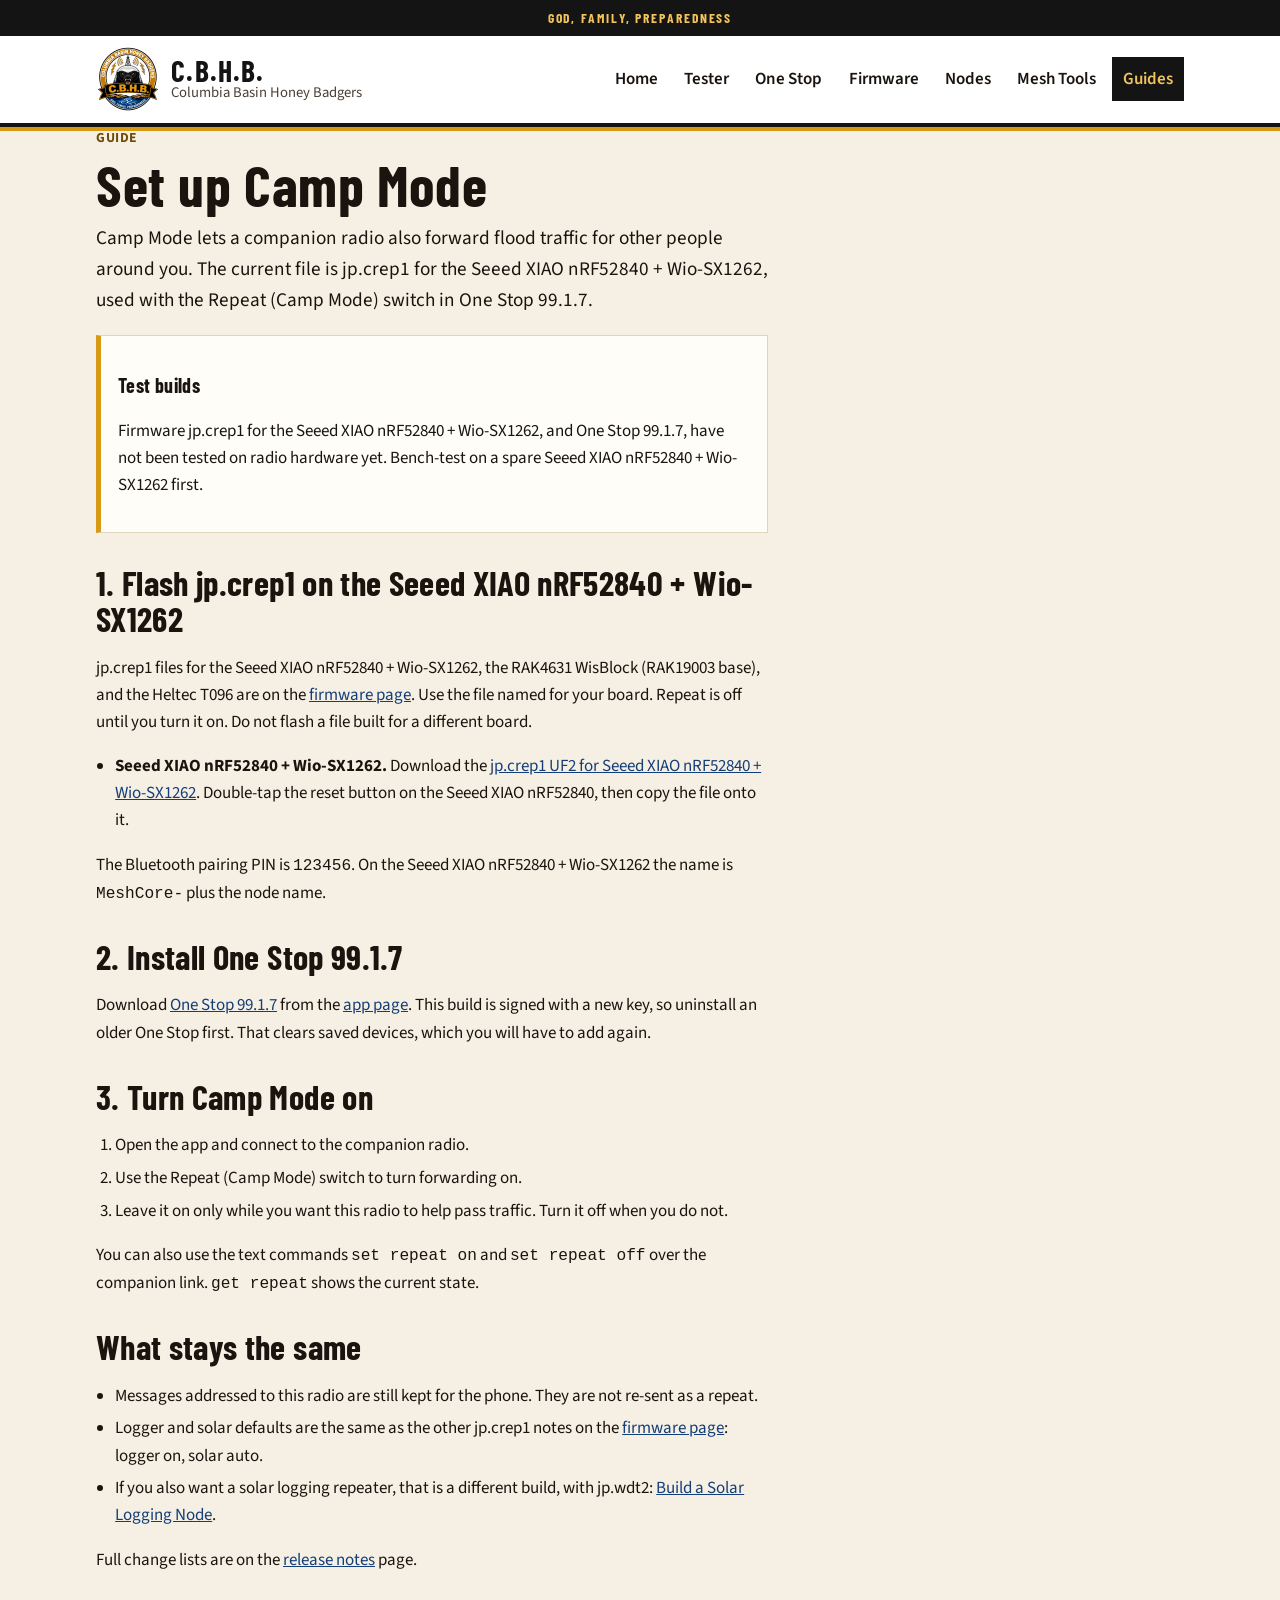
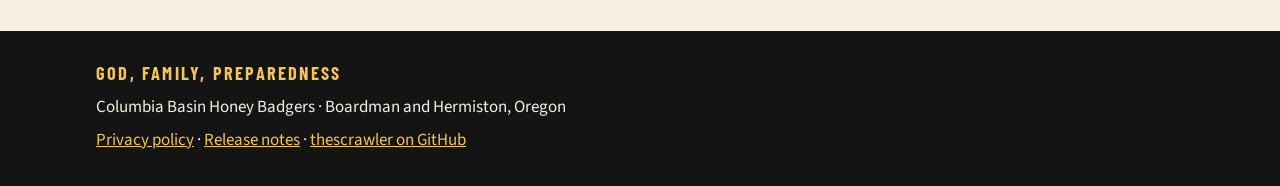
<file: guides/set-up-camp-mode.html>
<!DOCTYPE html>
<html lang="en">
<head>
  <meta charset="utf-8">
  <meta name="viewport" content="width=device-width, initial-scale=1">
  <title>Set up Camp Mode · C.B.H.B.</title>
  <meta name="description" content="Short guide to flash jp.crep1 companion firmware on the Seeed XIAO nRF52840 + Wio-SX1262 and turn Camp Mode (repeat) on or off in One Stop 99.1.7.">
  <meta name="theme-color" content="#141414">
  <link rel="icon" href="../assets/favicon-32.png" type="image/png" sizes="32x32">
  <link rel="apple-touch-icon" href="../assets/apple-touch-icon.png">
  <link rel="stylesheet" href="../css/site.css">
</head>
<body>
  <a class="skip" href="#content">Skip to content</a>
  <header class="site-header">
    <p class="motto-bar">God, Family, Preparedness</p>
    <div class="wrap header-row">
      <a class="brand" href="../index.html">
        <img src="../assets/cbhb-logo.jpg" width="64" height="64" alt="">
        <span class="brand-text">
          <span class="brand-name">C.B.H.B.</span>
          <span class="brand-full">Columbia Basin Honey Badgers</span>
        </span>
      </a>
      <nav class="nav" aria-label="Pages">
        <a href="../index.html">Home</a>
        <a href="../become-a-tester.html">Tester</a>
        <a href="../meshcore-one-stop.html">One Stop</a>
        <a href="../firmware.html">Firmware</a>
        <a href="../nodes.html">Nodes</a>
        <a href="../mesh-tools.html">Mesh Tools</a>
        <a href="index.html" aria-current="page">Guides</a>
      </nav>
    </div>
  </header>

  <main id="content" class="wrap">
    <article class="prose">
      <p class="eyebrow">Guide</p>
      <h1>Set up Camp Mode</h1>
      <p class="lede">Camp Mode lets a companion radio also forward flood traffic for other people around you. The current file is jp.crep1 for the Seeed XIAO nRF52840 + Wio-SX1262, used with the Repeat (Camp Mode) switch in One Stop 99.1.7.</p>
      <div class="note">
        <p><strong class="lead-in">Test builds</strong></p>
        <p>Firmware jp.crep1 for the Seeed XIAO nRF52840 + Wio-SX1262, and One Stop 99.1.7, have not been tested on radio hardware yet. Bench-test on a spare Seeed XIAO nRF52840 + Wio-SX1262 first.</p>
      </div>

      <h2>1. Flash jp.crep1 on the Seeed XIAO nRF52840 + Wio-SX1262</h2>
      <p>jp.crep1 files for the Seeed XIAO nRF52840 + Wio-SX1262, the RAK4631 WisBlock (RAK19003 base), and the Heltec T096 are on the <a href="../firmware.html#jp-crep1-xiao">firmware page</a>. Use the file named for your board. Repeat is off until you turn it on. Do not flash a file built for a different board.</p>
      <ul class="plain">
        <li><strong>Seeed XIAO nRF52840 + Wio-SX1262.</strong> Download the <a href="https://github.com/thescrawler/cbhb/releases/download/fw-v1.18.0-jp.crep1/xiao_nrf52_companion_repeat_ble-v1.18.0-jp.crep1.uf2">jp.crep1 UF2 for Seeed XIAO nRF52840 + Wio-SX1262</a>. Double-tap the reset button on the Seeed XIAO nRF52840, then copy the file onto it.</li>
      </ul>
      <p>The Bluetooth pairing PIN is <code>123456</code>. On the Seeed XIAO nRF52840 + Wio-SX1262 the name is <code>MeshCore-</code> plus the node name.</p>

      <h2>2. Install One Stop 99.1.7</h2>
      <p>Download <a href="https://github.com/thescrawler/cbhb/releases/download/onestop-v99.1.7/MeshCore-One-Stop-99.1.7.apk">One Stop 99.1.7</a> from the <a href="../meshcore-one-stop.html">app page</a>. This build is signed with a new key, so uninstall an older One Stop first. That clears saved devices, which you will have to add again.</p>

      <h2>3. Turn Camp Mode on</h2>
      <ol class="steps">
        <li>Open the app and connect to the companion radio.</li>
        <li>Use the Repeat (Camp Mode) switch to turn forwarding on.</li>
        <li>Leave it on only while you want this radio to help pass traffic. Turn it off when you do not.</li>
      </ol>
      <p>You can also use the text commands <code>set repeat on</code> and <code>set repeat off</code> over the companion link. <code>get repeat</code> shows the current state.</p>

      <h2>What stays the same</h2>
      <ul class="plain">
        <li>Messages addressed to this radio are still kept for the phone. They are not re-sent as a repeat.</li>
        <li>Logger and solar defaults are the same as the other jp.crep1 notes on the <a href="../firmware.html#defaults">firmware page</a>: logger on, solar auto.</li>
        <li>If you also want a solar logging repeater, that is a different build, with jp.wdt2: <a href="build-solar-logging-node.html">Build a Solar Logging Node</a>.</li>
      </ul>
      <p>Full change lists are on the <a href="../release-notes.html">release notes</a> page.</p>
    </article>
  </main>

  <footer class="site-footer">
    <div class="wrap">
      <p class="footer-motto">God, Family, Preparedness</p>
      <p>Columbia Basin Honey Badgers · Boardman and Hermiston, Oregon</p>
      <p><a href="../privacy.html">Privacy policy</a> · <a href="../release-notes.html">Release notes</a> · <a href="https://github.com/thescrawler">thescrawler on GitHub</a></p>
    </div>
  </footer>
</body>
</html>
</file>
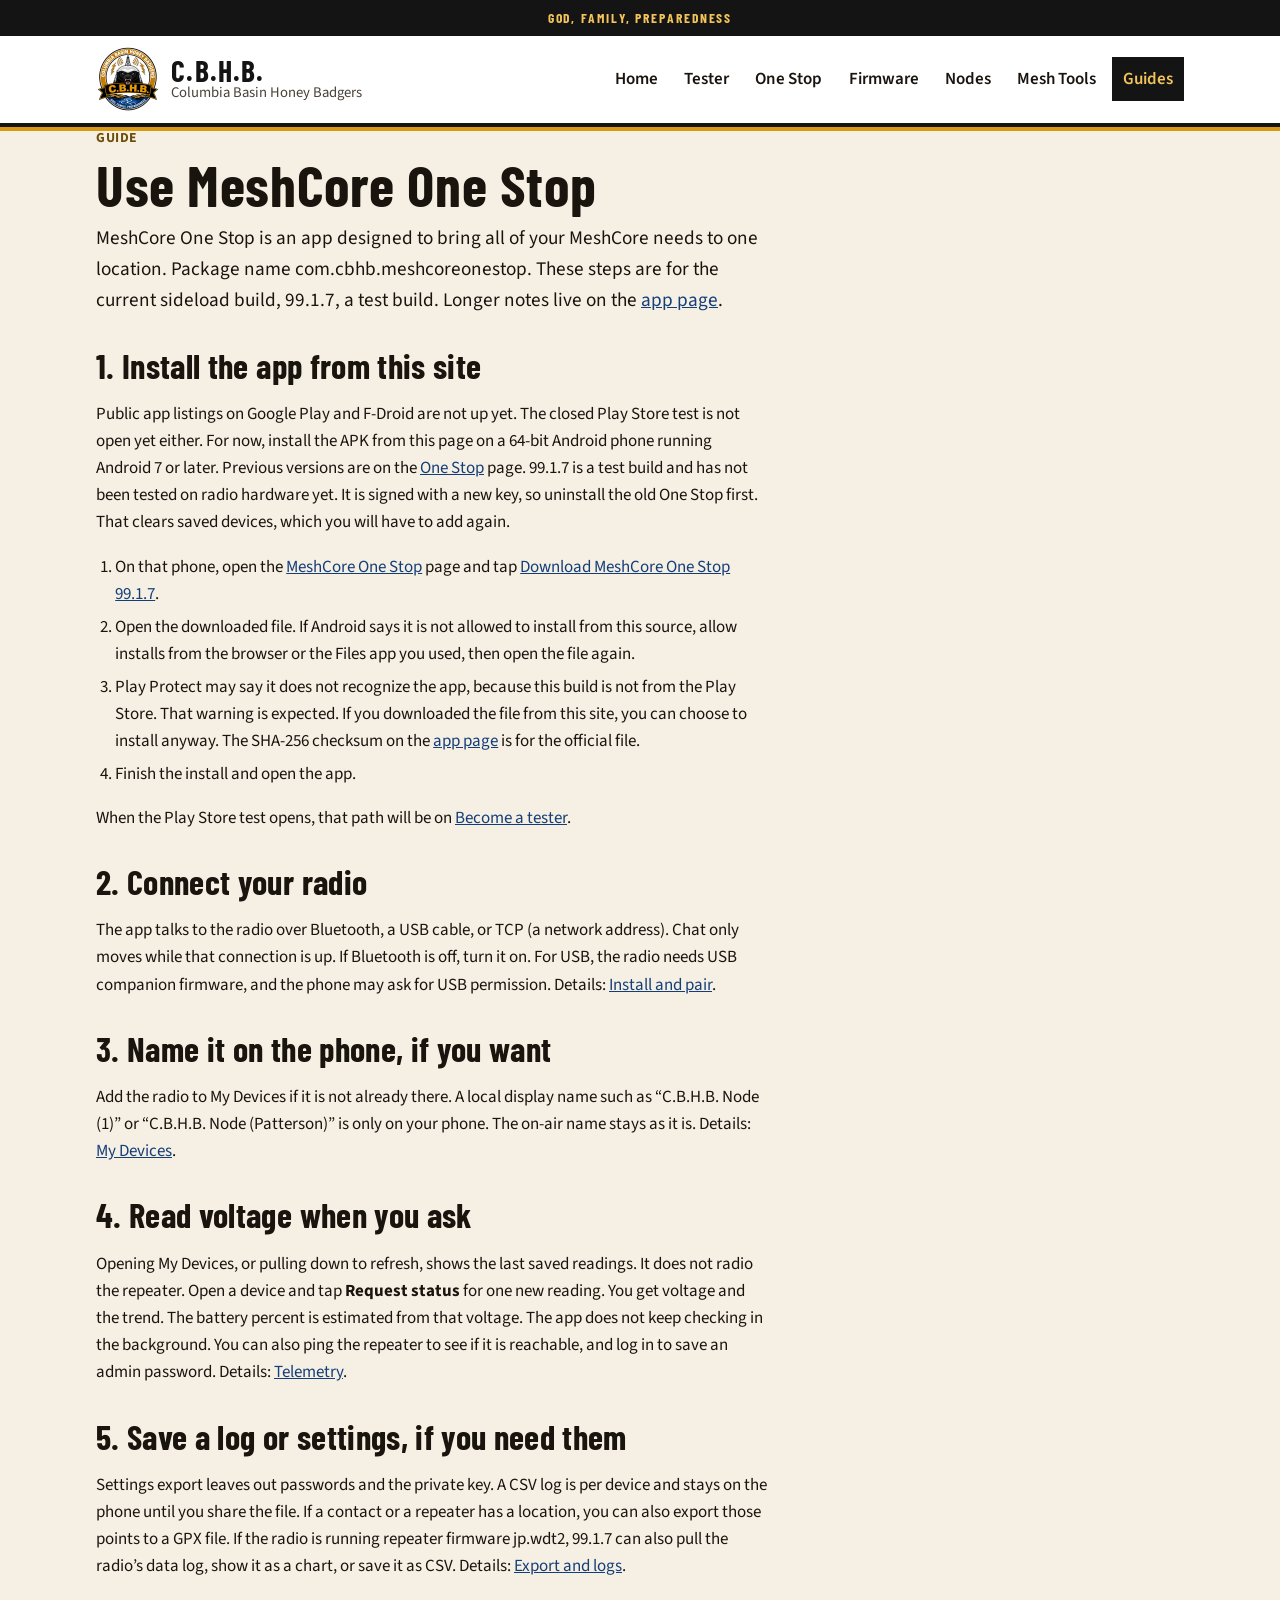
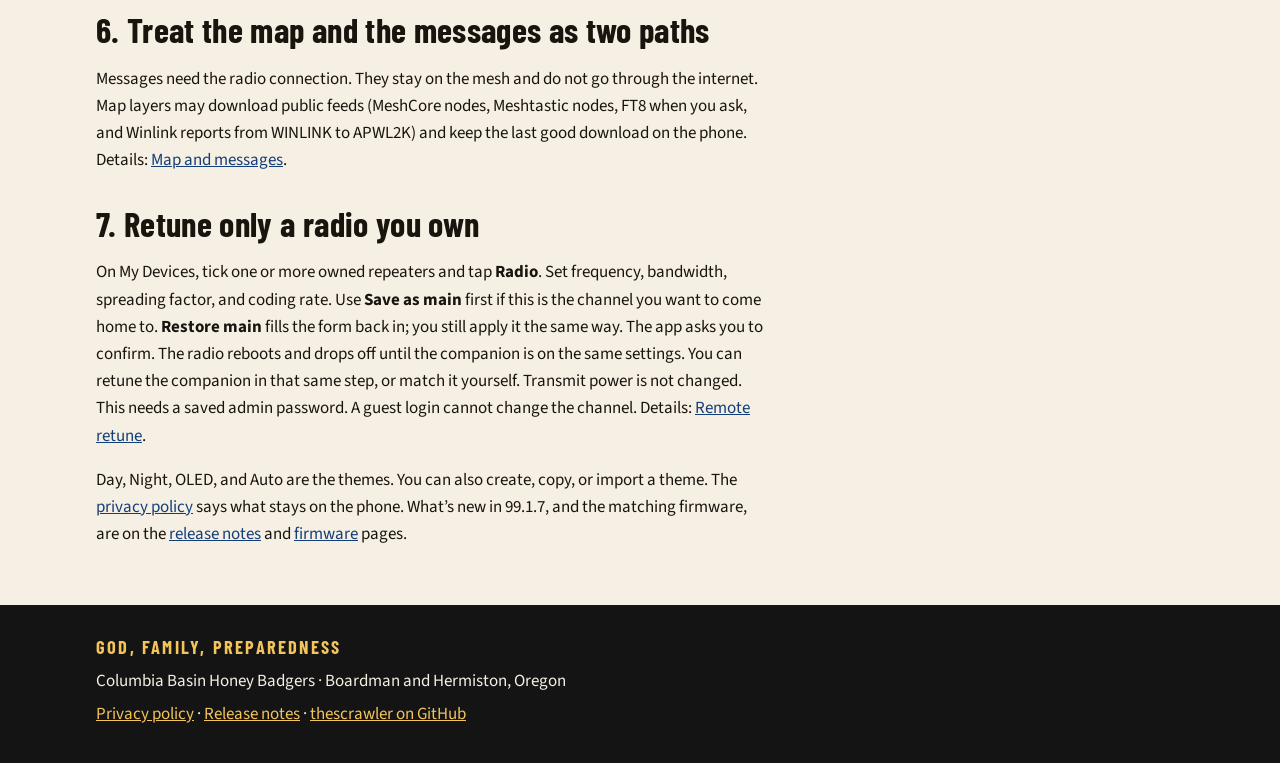
<file: guides/use-meshcore-one-stop.html>
<!DOCTYPE html>
<html lang="en">
<head>
  <meta charset="utf-8">
  <meta name="viewport" content="width=device-width, initial-scale=1">
  <title>Use MeshCore One Stop · C.B.H.B.</title>
  <meta name="description" content="How to install MeshCore One Stop from this site, connect over Bluetooth, USB, or TCP, and use My Devices, telemetry, the map, and remote retune.">
  <meta name="theme-color" content="#141414">
  <link rel="icon" href="../assets/favicon-32.png" type="image/png" sizes="32x32">
  <link rel="apple-touch-icon" href="../assets/apple-touch-icon.png">
  <link rel="stylesheet" href="../css/site.css">
</head>
<body>
  <a class="skip" href="#content">Skip to content</a>
  <header class="site-header">
    <p class="motto-bar">God, Family, Preparedness</p>
    <div class="wrap header-row">
      <a class="brand" href="../index.html">
        <img src="../assets/cbhb-logo.jpg" width="64" height="64" alt="">
        <span class="brand-text">
          <span class="brand-name">C.B.H.B.</span>
          <span class="brand-full">Columbia Basin Honey Badgers</span>
        </span>
      </a>
      <nav class="nav" aria-label="Pages">
        <a href="../index.html">Home</a>
        <a href="../become-a-tester.html">Tester</a>
        <a href="../meshcore-one-stop.html">One Stop</a>
        <a href="../firmware.html">Firmware</a>
        <a href="../nodes.html">Nodes</a>
        <a href="../mesh-tools.html">Mesh Tools</a>
        <a href="index.html" aria-current="page">Guides</a>
      </nav>
    </div>
  </header>

  <main id="content" class="wrap">
    <article class="prose">
      <p class="eyebrow">Guide</p>
      <h1>Use MeshCore One Stop</h1>
      <p class="lede">MeshCore One Stop is an app designed to bring all of your MeshCore needs to one location. Package name com.cbhb.meshcoreonestop. These steps are for the current sideload build, 99.1.7, a test build. Longer notes live on the <a href="../meshcore-one-stop.html">app page</a>.</p>

      <h2>1. Install the app from this site</h2>
      <p>Public app listings on Google Play and F-Droid are not up yet. The closed Play Store test is not open yet either. For now, install the APK from this page on a 64-bit Android phone running Android 7 or later. Previous versions are on the <a href="../meshcore-one-stop.html#previous-versions">One Stop</a> page. 99.1.7 is a test build and has not been tested on radio hardware yet. It is signed with a new key, so uninstall the old One Stop first. That clears saved devices, which you will have to add again.</p>
      <ol class="steps">
        <li>On that phone, open the <a href="../meshcore-one-stop.html">MeshCore One Stop</a> page and tap <a href="https://github.com/thescrawler/cbhb/releases/download/onestop-v99.1.7/MeshCore-One-Stop-99.1.7.apk">Download MeshCore One Stop 99.1.7</a>.</li>
        <li>Open the downloaded file. If Android says it is not allowed to install from this source, allow installs from the browser or the Files app you used, then open the file again.</li>
        <li>Play Protect may say it does not recognize the app, because this build is not from the Play Store. That warning is expected. If you downloaded the file from this site, you can choose to install anyway. The SHA-256 checksum on the <a href="../meshcore-one-stop.html">app page</a> is for the official file.</li>
        <li>Finish the install and open the app.</li>
      </ol>
      <p>When the Play Store test opens, that path will be on <a href="../become-a-tester.html">Become a tester</a>.</p>

      <h2>2. Connect your radio</h2>
      <p>The app talks to the radio over Bluetooth, a USB cable, or TCP (a network address). Chat only moves while that connection is up. If Bluetooth is off, turn it on. For USB, the radio needs USB companion firmware, and the phone may ask for USB permission. Details: <a href="../meshcore-one-stop.html#install-and-pair">Install and pair</a>.</p>

      <h2>3. Name it on the phone, if you want</h2>
      <p>Add the radio to My Devices if it is not already there. A local display name such as “C.B.H.B. Node (1)” or “C.B.H.B. Node (Patterson)” is only on your phone. The on-air name stays as it is. Details: <a href="../meshcore-one-stop.html#my-devices">My Devices</a>.</p>

      <h2>4. Read voltage when you ask</h2>
      <p>Opening My Devices, or pulling down to refresh, shows the last saved readings. It does not radio the repeater. Open a device and tap <strong>Request status</strong> for one new reading. You get voltage and the trend. The battery percent is estimated from that voltage. The app does not keep checking in the background. You can also ping the repeater to see if it is reachable, and log in to save an admin password. Details: <a href="../meshcore-one-stop.html#telemetry">Telemetry</a>.</p>

      <h2>5. Save a log or settings, if you need them</h2>
      <p>Settings export leaves out passwords and the private key. A CSV log is per device and stays on the phone until you share the file. If a contact or a repeater has a location, you can also export those points to a GPX file. If the radio is running repeater firmware jp.wdt2, 99.1.7 can also pull the radio’s data log, show it as a chart, or save it as CSV. Details: <a href="../meshcore-one-stop.html#export">Export and logs</a>.</p>

      <h2>6. Treat the map and the messages as two paths</h2>
      <p>Messages need the radio connection. They stay on the mesh and do not go through the internet. Map layers may download public feeds (MeshCore nodes, Meshtastic nodes, FT8 when you ask, and Winlink reports from WINLINK to APWL2K) and keep the last good download on the phone. Details: <a href="../meshcore-one-stop.html#map-and-messages">Map and messages</a>.</p>

      <h2>7. Retune only a radio you own</h2>
      <p>On My Devices, tick one or more owned repeaters and tap <strong>Radio</strong>. Set frequency, bandwidth, spreading factor, and coding rate. Use <strong>Save as main</strong> first if this is the channel you want to come home to. <strong>Restore main</strong> fills the form back in; you still apply it the same way. The app asks you to confirm. The radio reboots and drops off until the companion is on the same settings. You can retune the companion in that same step, or match it yourself. Transmit power is not changed. This needs a saved admin password. A guest login cannot change the channel. Details: <a href="../meshcore-one-stop.html#retune">Remote retune</a>.</p>

      <p>Day, Night, OLED, and Auto are the themes. You can also create, copy, or import a theme. The <a href="../privacy.html">privacy policy</a> says what stays on the phone. What’s new in 99.1.7, and the matching firmware, are on the <a href="../release-notes.html">release notes</a> and <a href="../firmware.html">firmware</a> pages.</p>
    </article>
  </main>

  <footer class="site-footer">
    <div class="wrap">
      <p class="footer-motto">God, Family, Preparedness</p>
      <p>Columbia Basin Honey Badgers · Boardman and Hermiston, Oregon</p>
      <p><a href="../privacy.html">Privacy policy</a> · <a href="../release-notes.html">Release notes</a> · <a href="https://github.com/thescrawler">thescrawler on GitHub</a></p>
    </div>
  </footer>
</body>
</html>
</file>
<file: css/site.css>
/* C.B.H.B. public site. Fonts: Barlow Condensed and Source Sans 3, SIL OFL. */

@font-face {
  font-family: "Barlow Condensed";
  font-style: normal;
  font-weight: 600;
  font-display: swap;
  src: url("../fonts/barlow-condensed-600.woff2") format("woff2");
}

@font-face {
  font-family: "Barlow Condensed";
  font-style: normal;
  font-weight: 700;
  font-display: swap;
  src: url("../fonts/barlow-condensed-700.woff2") format("woff2");
}

@font-face {
  font-family: "Source Sans 3";
  font-style: normal;
  font-weight: 400;
  font-display: swap;
  src: url("../fonts/source-sans-3-400.woff2") format("woff2");
}

@font-face {
  font-family: "Source Sans 3";
  font-style: normal;
  font-weight: 600;
  font-display: swap;
  src: url("../fonts/source-sans-3-600.woff2") format("woff2");
}

@font-face {
  font-family: "Source Sans 3";
  font-style: normal;
  font-weight: 700;
  font-display: swap;
  src: url("../fonts/source-sans-3-700.woff2") format("woff2");
}

:root {
  --ink: #1a140f;
  --muted: #4a4036;
  --paper: #f6f0e4;
  --paper-2: #fffdf8;
  --line: #e0d3bf;
  --gold: #d89a14;
  --gold-ink: #f3c45a;
  --gold-deep: #6e4d08;
  --black: #141414;
  --blue: #143e78;
  --river: #1d5aa6;
  --display: "Barlow Condensed", "Arial Narrow", "Segoe UI", sans-serif;
  --sans: "Source Sans 3", "Segoe UI", sans-serif;
}

*,
*::before,
*::after {
  box-sizing: border-box;
}

html {
  scroll-behavior: smooth;
}

body {
  margin: 0;
  background: var(--paper);
  color: var(--ink);
  font-family: var(--sans);
  font-size: 1.0625rem;
  line-height: 1.6;
}

img {
  max-width: 100%;
  height: auto;
}

a {
  color: var(--blue);
}

a:hover {
  color: var(--river);
}

:focus-visible {
  outline: 3px solid var(--blue);
  outline-offset: 2px;
}

.skip {
  position: absolute;
  left: 0.75rem;
  top: 0.5rem;
  background: #fff;
  color: var(--ink);
  padding: 0.4rem 0.7rem;
  z-index: 10;
  transform: translateY(-150%);
}

.skip:focus {
  transform: none;
}

.wrap {
  width: min(68rem, calc(100% - 2rem));
  margin-inline: auto;
}

.motto-bar {
  margin: 0;
  background: var(--black);
  color: var(--gold-ink);
  text-align: center;
  font-family: var(--display);
  font-weight: 700;
  letter-spacing: 0.14em;
  text-transform: uppercase;
  font-size: 0.85rem;
  padding: 0.45rem 0.75rem;
}

.site-header {
  background: #fff;
  border-bottom: 4px solid var(--black);
  box-shadow: 0 4px 0 var(--gold);
  position: sticky;
  top: 0;
  z-index: 5;
}

.header-row {
  display: flex;
  flex-wrap: wrap;
  align-items: center;
  justify-content: space-between;
  gap: 0.75rem 1.25rem;
  padding: 0.7rem 0;
}

.brand {
  display: flex;
  align-items: center;
  gap: 0.7rem;
  color: inherit;
  text-decoration: none;
  min-height: 44px;
}

.brand img {
  width: 64px;
  height: 64px;
  background: #fff;
  flex: none;
}

.brand-name {
  display: block;
  font-family: var(--display);
  font-weight: 700;
  font-size: 1.85rem;
  letter-spacing: 0.04em;
  line-height: 0.9;
  color: var(--black);
}

.brand-full {
  display: block;
  font-size: 0.92rem;
  color: var(--muted);
  line-height: 1.2;
}

.nav {
  display: flex;
  flex-wrap: wrap;
  gap: 0.25rem;
}

.nav a {
  color: var(--ink);
  text-decoration: none;
  font-weight: 600;
  padding: 0.5rem 0.7rem;
  min-height: 44px;
  display: inline-flex;
  align-items: center;
}

.nav a:hover {
  background: #f6f0e4;
  color: var(--ink);
}

.nav a[aria-current="page"] {
  background: var(--black);
  color: var(--gold-ink);
}

main {
  padding-bottom: 2.5rem;
}

.hero {
  display: grid;
  grid-template-columns: minmax(12rem, 20rem) 1fr;
  gap: 1.25rem 2rem;
  align-items: center;
  padding: 1.6rem 0 0.4rem;
}

.logo-plate {
  background: #fff;
  border: 3px solid var(--black);
  box-shadow: 0 0 0 3px var(--gold);
  width: min(20rem, 100%);
}

.logo-plate img {
  display: block;
  width: 100%;
  height: auto;
}

h1,
h2,
h3 {
  font-family: var(--display);
  font-weight: 700;
  line-height: 1.05;
  letter-spacing: 0.01em;
  margin: 0 0 0.55rem;
  scroll-margin-top: 11rem;
}

h1 {
  font-size: clamp(2.4rem, 6vw, 3.6rem);
}

h2 {
  font-size: clamp(1.7rem, 3vw, 2.15rem);
  margin-top: 2rem;
}

h3 {
  font-size: 1.45rem;
  margin-top: 1.4rem;
}

.eyebrow {
  margin: 0 0 0.35rem;
  color: var(--gold-deep);
  font-weight: 700;
  letter-spacing: 0.04em;
  text-transform: uppercase;
  font-size: 0.86rem;
}

.motto-line {
  margin: 0.2rem 0 0.8rem;
  font-family: var(--display);
  font-weight: 700;
  font-size: 1.45rem;
  letter-spacing: 0.04em;
  text-transform: uppercase;
  color: var(--blue);
}

.lede {
  font-size: 1.2rem;
  margin-top: 0;
}

.prose {
  max-width: 42rem;
}

.actions {
  display: flex;
  flex-wrap: wrap;
  gap: 0.65rem;
  margin-top: 1.1rem;
}

.btn {
  display: inline-flex;
  align-items: center;
  justify-content: center;
  min-height: 48px;
  padding: 0.65rem 1rem;
  background: var(--black);
  color: var(--gold-ink);
  text-decoration: none;
  font-weight: 700;
  border: 2px solid var(--black);
}

.btn:hover {
  background: var(--gold);
  color: var(--black);
  border-color: var(--black);
}

.btn.secondary {
  background: transparent;
  color: var(--black);
}

.btn.secondary:hover {
  background: var(--black);
  color: var(--gold-ink);
}

.pagelist {
  list-style: none;
  padding: 0;
  margin: 0.5rem 0 0;
  border-top: 1px solid var(--line);
  max-width: 42rem;
}

.pagelist a {
  display: flex;
  flex-direction: column;
  gap: 0.1rem;
  padding: 0.85rem 0.15rem;
  text-decoration: none;
  color: inherit;
  border-bottom: 1px solid var(--line);
}

.pagelist a strong {
  color: var(--blue);
  text-decoration: underline;
  text-underline-offset: 0.15em;
  font-size: 1.12rem;
}

.pagelist a span {
  color: var(--muted);
}

.pagelist a:hover {
  background: rgba(255, 255, 255, 0.55);
}

.note,
.link-slot,
.card {
  background: var(--paper-2);
  border: 1px solid var(--line);
  padding: 1rem 1.05rem;
  margin: 1rem 0;
}

.note {
  border-left: 5px solid var(--gold);
}

.note strong.lead-in {
  display: block;
  font-family: var(--display);
  font-size: 1.25rem;
  letter-spacing: 0.02em;
}

.link-slot {
  border: 3px dashed var(--gold-deep);
  background: #fffdf6;
}

.link-slot h2 {
  margin-top: 0;
}

.kicker {
  margin: 0;
  font-family: var(--display);
  font-weight: 700;
  letter-spacing: 0.12em;
  text-transform: uppercase;
  color: var(--gold-deep);
  font-size: 1rem;
}

.slot {
  margin: 0.7rem 0;
  background: #f3efe4;
  border: 1px solid #d9cdb8;
  min-height: 3.2rem;
  display: flex;
  align-items: center;
  padding: 0.75rem 0.9rem;
  font-family: ui-monospace, "Cascadia Code", monospace;
  color: #6b5e50;
  font-size: 1.05rem;
}

.facts {
  display: grid;
  grid-template-columns: repeat(auto-fit, minmax(11rem, 1fr));
  gap: 0.6rem;
  margin: 1rem 0;
  padding: 0;
  max-width: 42rem;
}

.facts div {
  background: #fff;
  border: 1px solid var(--line);
  padding: 0.7rem 0.85rem;
}

.facts dt {
  font-size: 0.78rem;
  letter-spacing: 0.06em;
  text-transform: uppercase;
  color: var(--muted);
  font-weight: 700;
}

.facts dd {
  margin: 0.15rem 0 0;
  font-weight: 700;
  overflow-wrap: anywhere;
}

.jump {
  display: flex;
  flex-wrap: wrap;
  gap: 0.4rem 0.9rem;
  padding: 0;
  margin: 0.4rem 0 0;
  list-style: none;
}

.jump a {
  font-weight: 600;
}

ol.steps,
ul.plain {
  padding-left: 1.2rem;
}

ol.steps li,
ul.plain li {
  margin: 0.35rem 0;
}

.url-box {
  display: flex;
  flex-wrap: wrap;
  gap: 0.6rem;
  align-items: center;
  background: #fff;
  border: 1px solid var(--line);
  padding: 0.75rem;
  margin: 0.8rem 0;
}

.url-box a,
.url-box code {
  flex: 1 1 16rem;
  overflow-wrap: anywhere;
  font-family: ui-monospace, "Cascadia Code", monospace;
  font-size: 0.92rem;
}

.url-box button {
  min-height: 44px;
  padding: 0.45rem 0.8rem;
  background: var(--black);
  color: var(--gold-ink);
  border: 2px solid var(--black);
  font: inherit;
  font-weight: 700;
  cursor: pointer;
}

.url-box button:hover {
  background: var(--gold);
  color: var(--black);
}

.table-wrap {
  overflow-x: auto;
  margin: 0.8rem 0 1rem;
  background: #fff;
  border: 1px solid var(--line);
}

table {
  border-collapse: collapse;
  width: 100%;
  min-width: 32rem;
  font-size: 1rem;
}

th,
td {
  text-align: left;
  padding: 0.6rem 0.75rem;
  border-bottom: 1px solid var(--line);
  vertical-align: top;
}

th {
  font-family: var(--display);
  font-size: 1.05rem;
  letter-spacing: 0.03em;
  background: #fff;
}

.map-frame {
  margin-top: 1rem;
  background: #ddd;
  border: 3px solid var(--black);
  box-shadow: 0 0 0 3px var(--gold);
  height: min(72vh, 42rem);
  min-height: 22rem;
}

.map-frame iframe {
  width: 100%;
  height: 100%;
  border: 0;
  display: block;
  background: #e7e2d8;
}

.shot {
  width: min(20rem, 100%);
  max-height: 36rem;
  overflow: auto;
  background: #fff;
  border: 1px solid var(--line);
  margin: 0.8rem 0;
}

.shot img {
  display: block;
  width: 100%;
  height: auto;
}

.guide-list {
  list-style: none;
  padding: 0;
  margin: 0;
}

.guide-list li {
  margin: 0 0 0.8rem;
}

.guide-list a {
  display: block;
  background: #fff;
  border: 1px solid var(--line);
  border-left: 5px solid var(--blue);
  padding: 0.9rem 1rem;
  text-decoration: none;
  color: inherit;
}

.guide-list a strong {
  display: block;
  color: var(--blue);
  text-decoration: underline;
  text-underline-offset: 0.15em;
  font-size: 1.2rem;
}

.guide-list a span {
  display: block;
  margin-top: 0.2rem;
  color: var(--muted);
}

.site-footer {
  background: var(--black);
  color: #f6f0e4;
  padding: 1.4rem 0 1.8rem;
}

.site-footer a {
  color: var(--gold-ink);
}

.site-footer p {
  margin: 0.35rem 0;
}

.footer-motto {
  font-family: var(--display);
  font-weight: 700;
  letter-spacing: 0.12em;
  text-transform: uppercase;
  color: var(--gold-ink);
  font-size: 1.15rem;
}

.credit {
  color: var(--muted);
  font-size: 0.95rem;
}

@media (max-width: 760px) {
  .site-header {
    position: static;
  }

  h1,
  h2,
  h3 {
    scroll-margin-top: 1rem;
  }

  .hero {
    grid-template-columns: 1fr;
    justify-items: center;
    text-align: center;
  }

  .hero .actions {
    justify-content: center;
  }

  .logo-plate {
    width: min(16rem, 78vw);
  }

  .motto-bar {
    letter-spacing: 0.08em;
  }
}

@media (max-width: 380px) {
  .brand-full {
    max-width: 11rem;
  }

  .motto-bar {
    letter-spacing: 0.04em;
    font-size: 0.75rem;
  }
}

@media print {
  .site-header,
  .skip,
  .actions,
  .url-box button,
  .nav {
    display: none;
  }

  body {
    background: #fff;
    color: #000;
  }

  .site-footer {
    background: #fff;
    color: #000;
  }

  .site-footer a {
    color: #000;
  }

  a {
    text-decoration: underline;
  }

  .map-frame {
    display: none;
  }
}

pre.commands {
  background: #fff;
  border: 1px solid var(--line);
  padding: 0.75rem 1rem;
  overflow-x: auto;
  font-family: ui-monospace, "Cascadia Code", monospace;
  font-size: 0.95rem;
  line-height: 1.45;
  margin: 0.8rem 0 1rem;
}

code {
  font-family: ui-monospace, "Cascadia Code", monospace;
  font-size: 0.95em;
}

.release {
  background: #fff;
  border: 1px solid var(--line);
  padding: 1rem 1.05rem 0.25rem;
  margin: 1.2rem 0;
}

.release h2 {
  margin-top: 0;
}

.release .meta {
  color: var(--muted);
  margin: -0.15rem 0 0.8rem;
}

.sha {
  font-family: ui-monospace, "Cascadia Code", monospace;
  font-size: 0.9rem;
  overflow-wrap: anywhere;
  word-break: break-all;
}

figure.diagram {
  margin: 1rem 0 1.2rem;
  background: #fff;
  border: 1px solid var(--line);
  padding: 0.75rem;
}

figure.diagram svg,
figure.diagram img {
  display: block;
  width: 100%;
  height: auto;
}

figure.diagram figcaption {
  margin-top: 0.6rem;
  color: var(--muted);
  font-size: 0.95rem;
}
</file>
